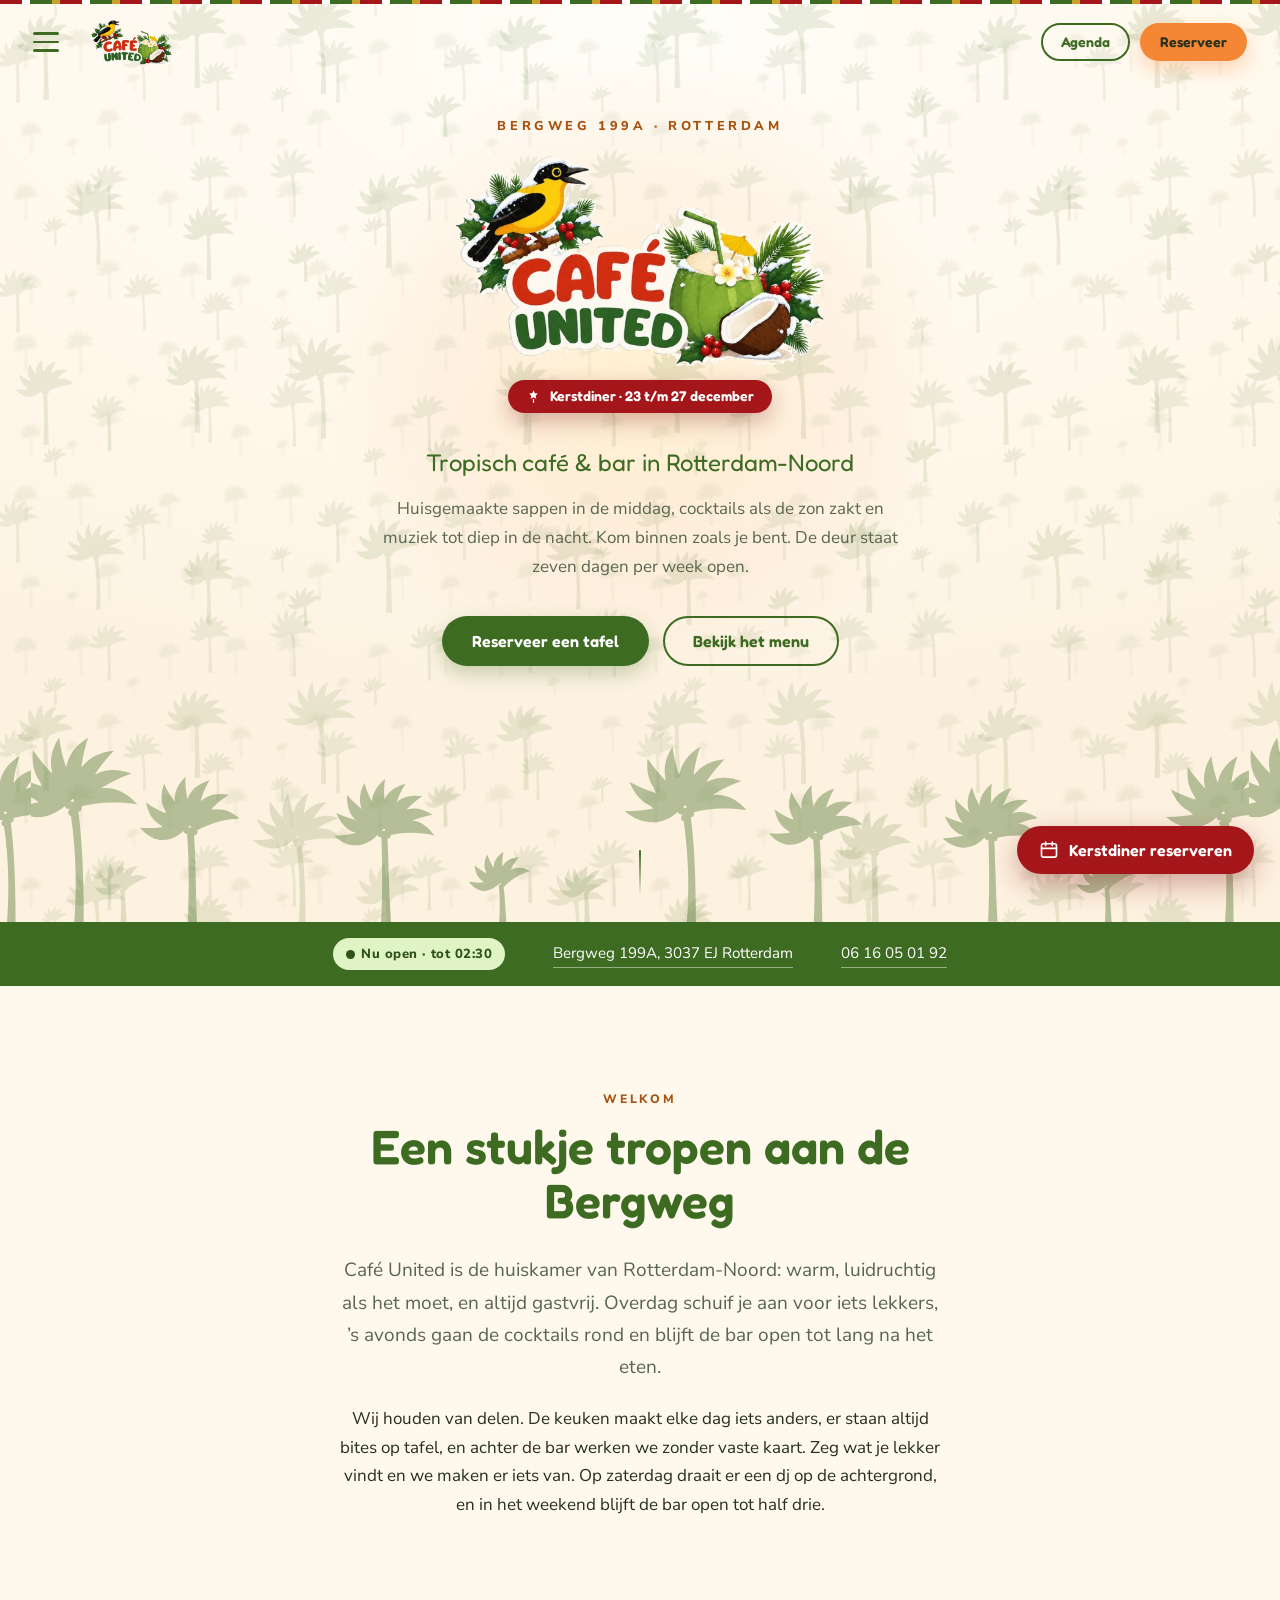
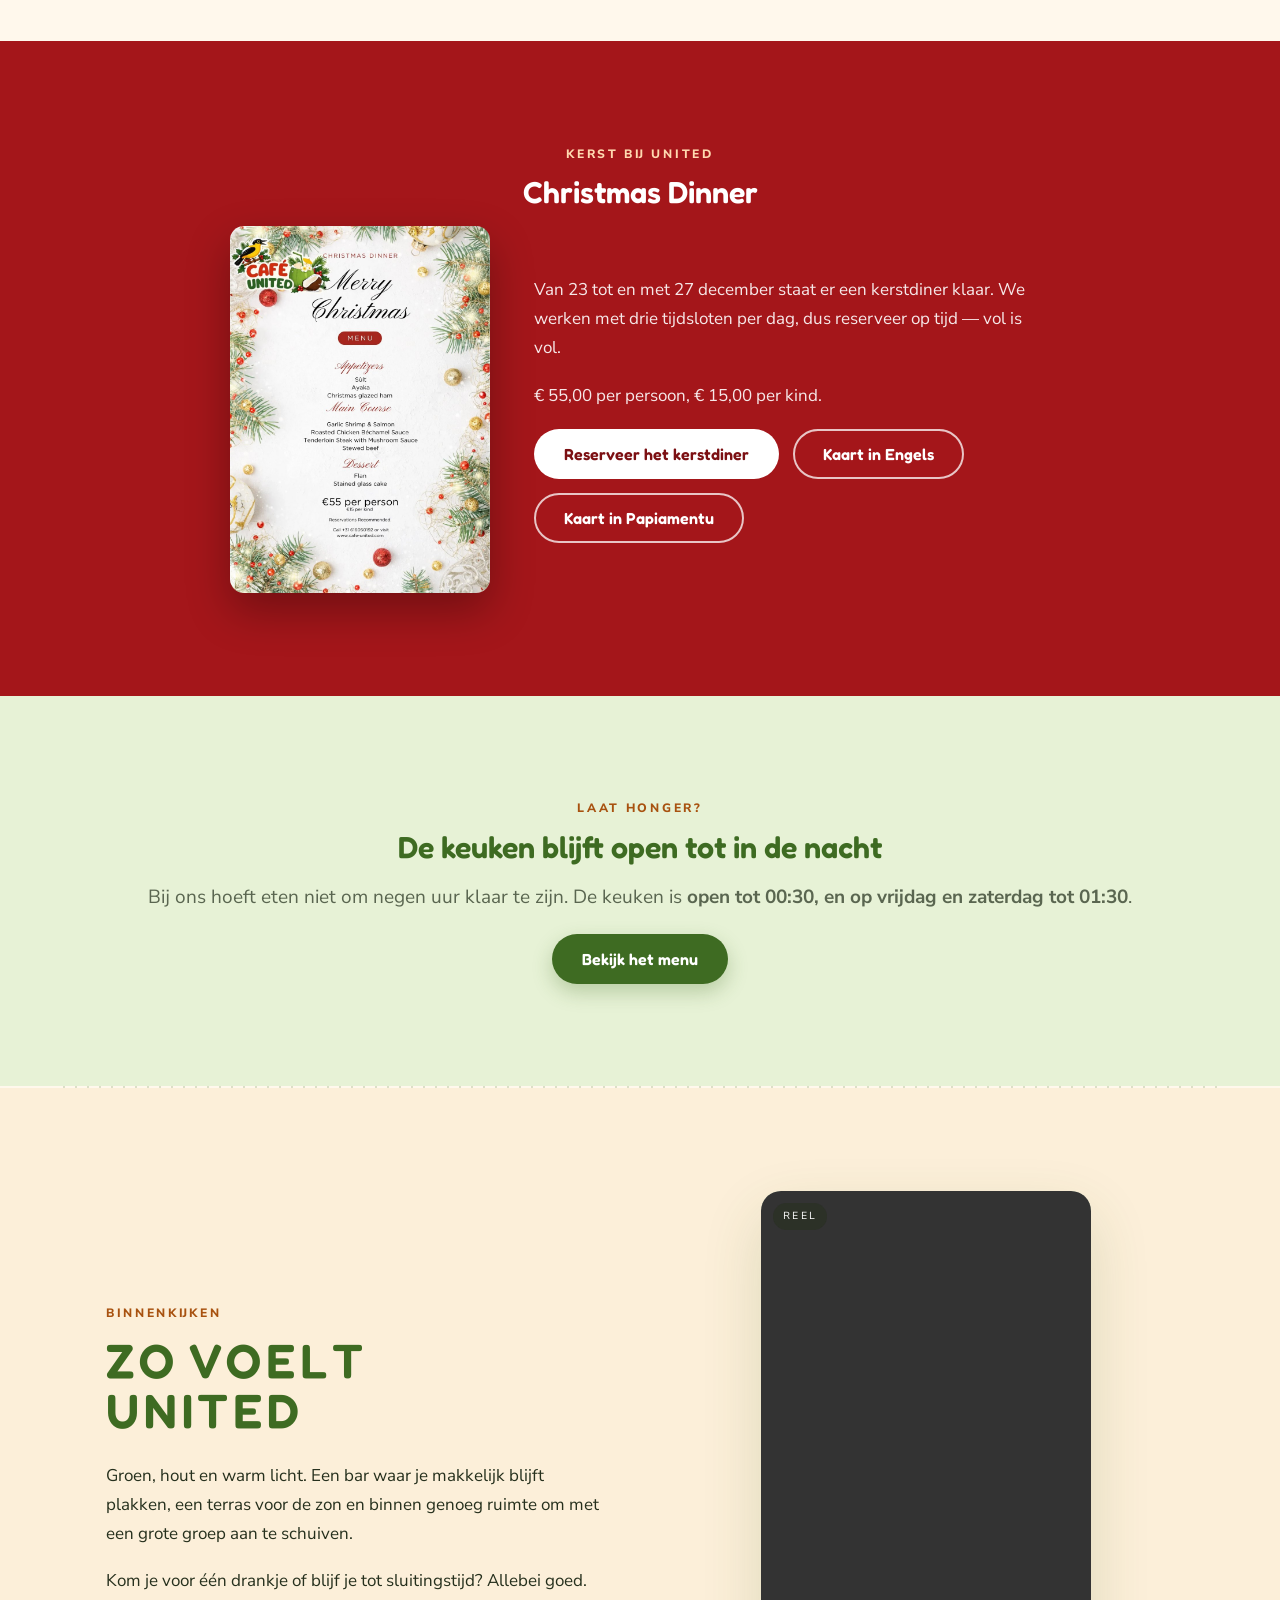
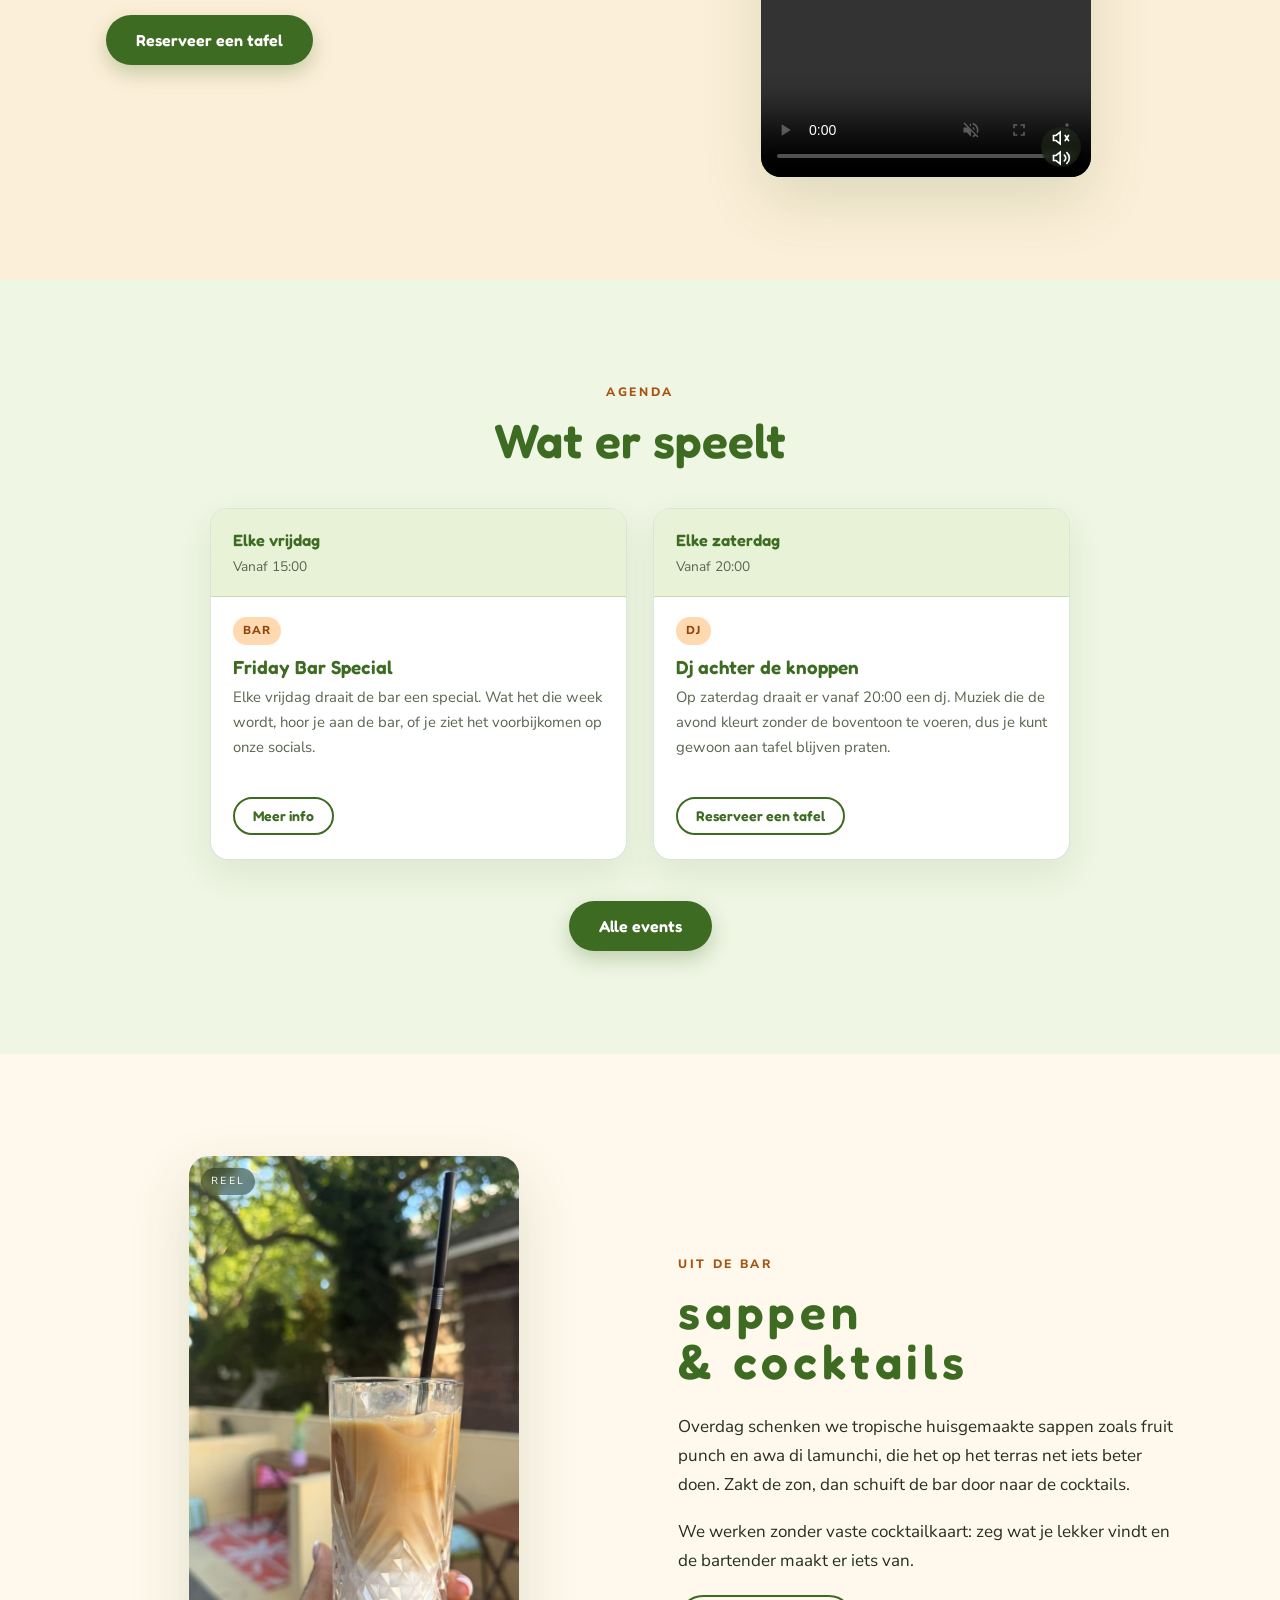
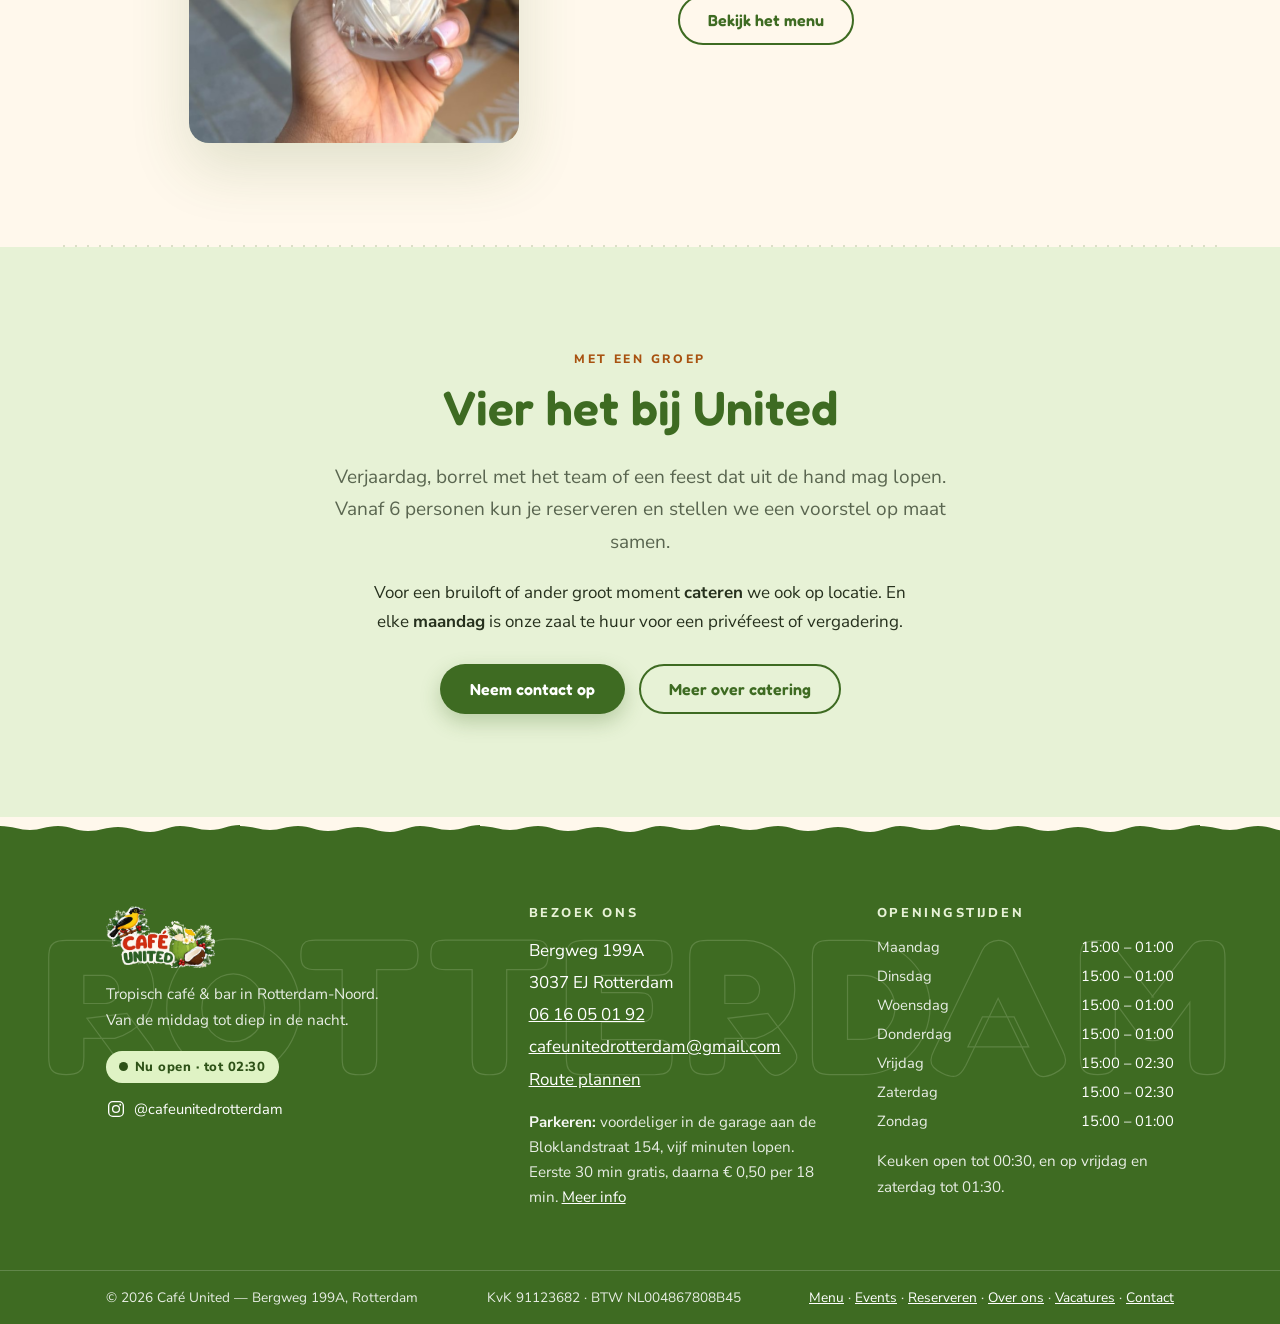
<file: index.html>
<!DOCTYPE html>
<html lang="nl">
<head>
<meta charset="utf-8">
<meta name="viewport" content="width=device-width, initial-scale=1">
<title>Café United — Tropisch café & bar in Rotterdam-Noord</title>
<meta name="description" content="Café United aan de Bergweg 199A in Rotterdam: verrassingscocktails, huisgemaakte tropische sappen, bites en een keuken die elke dag wisselt. Zeven dagen per week geopend.">
<link rel="icon" href="assets/img/logo.png" type="image/png">
<link rel="preconnect" href="https://fonts.googleapis.com">
<link rel="preconnect" href="https://fonts.gstatic.com" crossorigin>
<link href="https://fonts.googleapis.com/css2?family=Fredoka:wght@400;500;600;700&family=Nunito+Sans:wght@400;600;800&display=swap" rel="stylesheet">
<link rel="stylesheet" href="assets/css/styles.css">
<link rel="stylesheet" href="assets/css/kerst-reservering.css">
<!-- Marks that scripting is alive, before first paint. The scroll-reveal
     animation is applied only under .js, so if main.js never runs the content
     is simply visible instead of stuck at opacity:0. -->
<script>document.documentElement.classList.add('js');</script>
</head>
<body>
<a class="skip-link" href="#main">Naar hoofdinhoud</a>

  <header class="site-header">
    <div class="site-header__inner">
      <button class="burger" id="burgerBtn" aria-expanded="false" aria-controls="navPanel" aria-label="Menu openen">
        <span class="burger__box" aria-hidden="true"><span class="burger__bar"></span><span class="burger__bar"></span><span class="burger__bar"></span></span>
      </button>
      <a class="site-header__logo" href="index.html" aria-label="Café United — home"><img class="logo-img" src="assets/img/logo.png" alt="Café United" width="700" height="441"></a>
      <div class="header-cta">
        <a class="btn btn--ghost btn--sm" href="events.html">Agenda</a>
        <a class="btn btn--accent btn--sm" href="reserveren.html">Reserveer</a>
      </div>
    </div>
  </header>

  <div class="panel" id="navPanel" role="dialog" aria-modal="true" aria-label="Menu" hidden>
    <div class="panel__backdrop" data-close-panel></div>
    <div class="panel__body" tabindex="-1">
      <div class="panel__head">
        <img class="logo-img" src="assets/img/logo.png" alt="Café United" width="700" height="441">
        <button class="panel__close" data-close-panel>Sluiten &times;</button>
      </div>
      <nav class="panel__nav" aria-label="Hoofdmenu">
        <a href="index.html" aria-current="page">Home</a>
        <a href="menu.html">Menu</a>
        <a href="events.html">Events</a>
        <a href="reserveren.html">Reserveren</a>
        <a href="over-ons.html">Over ons</a>
        <a href="vacatures.html">Vacatures</a>
        <a href="contact.html">Contact</a>
      </nav>
      <div class="panel__foot">
        <span class="badge" data-open-badge></span>
        <a class="btn btn--primary" href="reserveren.html">Reserveer een tafel</a>
        <a class="btn btn--ghost btn--sm" href="tel:+31616050192">06 16 05 01 92</a>
      </div>
    </div>
  </div>

<main id="main">

  <section class="hero">
    <div class="hero__sun" aria-hidden="true"></div>
    <div class="hero__layer hero__layer--far"  data-parallax="0.10" aria-hidden="true"></div>
    <div class="hero__layer hero__layer--mid"  data-parallax="0.22" aria-hidden="true"></div>
    <div class="hero__layer hero__layer--near" data-parallax="0.38" aria-hidden="true"></div>

    <div class="hero__content">
      <p class="hero__tag">Bergweg 199A · Rotterdam</p>
      <h1><img class="logo-img logo-img--hero" src="assets/img/logo.png" alt="Café United" width="700" height="441"></h1>
      <p class="hero__sub">Tropisch caf&eacute; &amp; bar in Rotterdam-Noord</p>
      <p class="hero__lead">Huisgemaakte sappen in de middag, cocktails als de zon zakt en muziek tot diep in de nacht.
        Kom binnen zoals je bent. De deur staat zeven dagen per week open.</p>
      <div class="btn-row btn-row--center">
        <a class="btn btn--primary" href="reserveren.html">Reserveer een tafel</a>
        <a class="btn btn--ghost" href="menu.html">Bekijk het menu</a>
      </div>
    </div>

    <a class="hero__scroll" href="#concept" aria-label="Scroll naar beneden"><span aria-hidden="true"></span></a>
    <div class="palm-band" aria-hidden="true"></div>
  </section>

  <div class="strip">
    <div class="wrap strip__inner">
      <span class="strip__item"><span class="badge" data-open-badge></span></span>
      <span class="strip__item"><a href="https://www.google.com/maps/search/?api=1&query=Bergweg+199A+3037+EJ+Rotterdam" target="_blank" rel="noopener">Bergweg 199A, 3037 EJ Rotterdam</a></span>
      <span class="strip__item"><a href="tel:+31616050192">06 16 05 01 92</a></span>
    </div>
  </div>

  <section class="section" id="concept">
    <div class="wrap wrap--narrow center reveal">
      <p class="eyebrow">Welkom</p>
      <h2 class="title">Een stukje tropen aan de Bergweg</h2>
      <p class="lede">Caf&eacute; United is de huiskamer van Rotterdam-Noord: warm, luidruchtig als het moet,
        en altijd gastvrij. Overdag schuif je aan voor iets lekkers, &rsquo;s avonds
        gaan de cocktails rond en blijft de bar open tot lang na het eten.</p>
      <p>Wij houden van delen. De keuken maakt elke dag iets anders, er staan altijd bites op tafel,
        en achter de bar werken we zonder vaste kaart. Zeg wat je lekker vindt en we maken
        er iets van. Op zaterdag draait er een dj op de achtergrond, en in het weekend blijft de bar
        open tot half drie.</p>
    </div>
  </section>

  <!-- The kitchen running this late is the thing people ask about most,
       so it gets its own band instead of a line in the footer. -->
  <section class="section section--green">
    <div class="wrap center reveal">
      <p class="eyebrow">Laat honger?</p>
      <h2 class="title title--sm">De keuken blijft open tot in de nacht</h2>
      <p class="lede">Bij ons hoeft eten niet om negen uur klaar te zijn. De keuken is
        <strong><span data-kitchen-line>open tot 00:30, en op vrijdag en zaterdag tot 01:30</span></strong>.</p>
      <div class="temp-hours" data-kitchen-temp hidden></div>
      <div class="btn-row btn-row--center">
        <a class="btn btn--primary" href="menu.html">Bekijk het menu</a>
      </div>
    </div>
  </section>

  <div class="divider" role="separator" aria-hidden="true"></div>

  <!-- ===== parallax reel section 1 — the real venue clip ===== -->
  <section class="section section--tint has-wallpaper">
    <div class="wallpaper" data-parallax="1" aria-hidden="true"></div>
    <div class="wrap feature reveal">
      <div class="feature__text">
        <p class="eyebrow">Binnenkijken</p>
        <h2 class="title title--split"><span>Zo voelt</span><span>United</span></h2>
        <p>Groen, hout en warm licht. Een bar waar je makkelijk blijft plakken, een terras voor de
          zon en binnen genoeg ruimte om met een grote groep aan te schuiven.</p>
        <p>Kom je voor &eacute;&eacute;n drankje of blijf je tot sluitingstijd? Allebei goed.</p>
        <div class="btn-row"><a class="btn btn--primary" href="reserveren.html">Reserveer een tafel</a></div>
      </div>
      <div class="feature__media">
        <div class="reel" data-reel>
          <video src="assets/video/dans.mp4" muted loop playsinline autoplay preload="metadata"></video>
          <span class="reel__badge">Reel</span>
          <button class="reel__sound" data-sound type="button" aria-pressed="false" aria-label="Geluid aanzetten">
            <svg data-icon-off viewBox="0 0 24 24" fill="none" stroke="currentColor" stroke-width="2" stroke-linecap="round" aria-hidden="true"><path d="M11 5 6 9H3v6h3l5 4V5Z"/><path d="m17 9 4 6M21 9l-4 6"/></svg>
            <svg data-icon-on hidden viewBox="0 0 24 24" fill="none" stroke="currentColor" stroke-width="2" stroke-linecap="round" aria-hidden="true"><path d="M11 5 6 9H3v6h3l5 4V5Z"/><path d="M16 8.5a4.5 4.5 0 0 1 0 7M19 5.5a8.5 8.5 0 0 1 0 13"/></svg>
          </button>
        </div>
      </div>
    </div>
  </section>

  <section class="section section--wash">
    <div class="wrap reveal">
      <div class="center" style="margin-bottom:2.4em">
        <p class="eyebrow">Agenda</p>
        <h2 class="title">Wat er speelt</h2>
      </div>
      <!-- Verdwijnt vanzelf op 1 november; zie data-until in main.js. -->
      <div class="ecard-solo" style="margin-bottom:clamp(16px,2.4vw,26px)" data-until="2026-10-31">
        <article class="card ecard ecard--featured">
          <div class="ecard__top"><div class="ecard__day">Zaterdag 31 oktober</div><div class="ecard__time">22:00 &ndash; 03:00</div></div>
          <div class="ecard__body"><span class="tag tag--accent">Halloween</span><h3>Halloween Party</h3>
            <p>DJ Sontje en MC T&egrave;p draaien ritmo kombina, bachata en R&amp;B. Dresscode:
              halloweenkostuum &mdash; het beste kostuum wint een bottle service.</p>
            <div class="btn-row"><a class="btn btn--primary btn--sm" href="events.html">Meer info</a></div></div>
        </article>
      </div>
      <div class="ecard-duo">
        <article class="card ecard">
          <div class="ecard__top"><div class="ecard__day">Elke vrijdag</div><div class="ecard__time">Vanaf 15:00</div></div>
          <div class="ecard__body"><span class="tag">Bar</span><h3>Friday Bar Special</h3>
            <p>Elke vrijdag draait de bar een special. Wat het die week wordt, hoor je aan de bar,
              of je ziet het voorbijkomen op onze socials.</p>
            <div class="btn-row"><a class="btn btn--ghost btn--sm" href="events.html">Meer info</a></div></div>
        </article>
        <article class="card ecard">
          <div class="ecard__top"><div class="ecard__day">Elke zaterdag</div><div class="ecard__time">Vanaf 20:00</div></div>
          <div class="ecard__body"><span class="tag">DJ</span><h3>Dj achter de knoppen</h3>
            <p>Op zaterdag draait er vanaf 20:00 een dj. Muziek die de avond kleurt zonder de
              boventoon te voeren, dus je kunt gewoon aan tafel blijven praten.</p>
            <div class="btn-row"><a class="btn btn--ghost btn--sm" href="reserveren.html">Reserveer een tafel</a></div></div>
        </article>
      </div>
      <div class="btn-row btn-row--center" style="margin-top:2.4em">
        <a class="btn btn--primary" href="events.html">Alle events</a>
      </div>
    </div>
  </section>

  <!-- ===== parallax reel section 2 — swap the <img> for a clip when ready ===== -->
  <section class="section has-wallpaper">
    <div class="wallpaper" data-parallax="1" aria-hidden="true"></div>
    <div class="wrap feature feature--flip reveal">
      <div class="feature__media">
        <div class="reel">
          <img src="assets/img/terras.jpg" alt="Het terras van Café United aan de Bergweg" width="1000" height="1333">
          <span class="reel__badge">Reel</span>
        </div>
      </div>
      <div class="feature__text">
        <p class="eyebrow">Uit de bar</p>
        <h2 class="title title--split title--lower"><span>sappen</span><span>&amp; cocktails</span></h2>
        <p>Overdag schenken we tropische huisgemaakte sappen zoals fruit punch en awa di lamunchi,
          die het op het terras net iets beter doen. Zakt de zon, dan schuift de bar door naar de cocktails.</p>
        <p>We werken zonder vaste cocktailkaart: zeg wat je lekker vindt en de bartender maakt er iets van.</p>
        <div class="btn-row"><a class="btn btn--ghost" href="menu.html">Bekijk het menu</a></div>
      </div>
    </div>
  </section>

  <div class="divider" role="separator" aria-hidden="true"></div>

  <section class="section section--green">
    <div class="wrap center reveal">
      <p class="eyebrow">Met een groep</p>
      <h2 class="title">Vier het bij United</h2>
      <p class="lede" style="max-width:56ch;margin-inline:auto">Verjaardag, borrel met het team of een
        feest dat uit de hand mag lopen. Vanaf 6 personen kun je reserveren en stellen we een voorstel op maat samen.</p>
      <p style="max-width:56ch;margin-inline:auto">Voor een bruiloft of ander groot moment
        <strong>cateren</strong> we ook op locatie. En elke <strong>maandag</strong> is onze zaal
        te huur voor een priv&eacute;feest of vergadering.</p>
      <div class="btn-row btn-row--center" style="margin-top:1.6em">
        <a class="btn btn--primary" href="contact.html">Neem contact op</a>
        <a class="btn btn--ghost" href="events.html">Meer over catering</a>
      </div>
    </div>
  </section>

</main>

  <footer class="site-footer">
    <div class="site-footer__wordmark" aria-hidden="true">ROTTERDAM</div>
    <div class="wrap site-footer__grid">
      <div>
        <img class="logo-img" src="assets/img/logo.png" alt="Café United" width="700" height="441">
        <p>Tropisch caf&eacute; &amp; bar in Rotterdam-Noord.<br>Van de middag tot diep in de nacht.</p>
        <span class="badge" data-open-badge></span>
        <p class="footer-social">
          <a href="https://www.instagram.com/cafeunitedrotterdam/" target="_blank" rel="noopener"><svg viewBox="0 0 24 24" aria-hidden="true"><rect x="3.2" y="3.2" width="17.6" height="17.6" rx="5"/><circle cx="12" cy="12" r="4.1"/><circle cx="17.1" cy="6.9" r="1.15" fill="currentColor" stroke="none"/></svg><span>@cafeunitedrotterdam</span></a>
        </p>
      </div>
      <div>
        <h4>Bezoek ons</h4>
        <address>
          Bergweg 199A<br>3037 EJ Rotterdam<br>
          <a href="tel:+31616050192">06 16 05 01 92</a><br>
          <a href="mailto:cafeunitedrotterdam@gmail.com">cafeunitedrotterdam@gmail.com</a><br>
          <a href="https://www.google.com/maps/search/?api=1&query=Bergweg+199A+3037+EJ+Rotterdam" target="_blank" rel="noopener">Route plannen</a>
        </address>
        <p class="footer-parking"><strong>Parkeren:</strong> voordeliger in de garage aan de
          Bloklandstraat 154, vijf minuten lopen. Eerste 30 min gratis, daarna &euro;&nbsp;0,50 per 18 min.
          <a href="contact.html#parkeren">Meer info</a></p>
      </div>
      <div>
        <h4>Openingstijden</h4>
        <dl class="footer-hours">
          <dt>Maandag</dt><dd>15:00 – 01:00</dd>
          <dt>Dinsdag</dt><dd>15:00 – 01:00</dd>
          <dt>Woensdag</dt><dd>15:00 – 01:00</dd>
          <dt>Donderdag</dt><dd>15:00 – 01:00</dd>
          <dt>Vrijdag</dt><dd>15:00 – 02:30</dd>
          <dt>Zaterdag</dt><dd>15:00 – 02:30</dd>
          <dt>Zondag</dt><dd>15:00 – 01:00</dd>
        </dl>
        <p class="footer-kitchen">Keuken <span data-kitchen-line>open tot 00:30, en op vrijdag en zaterdag tot 01:30</span>.</p>
      </div>
    </div>
    <div class="site-footer__bar">
      <div class="wrap">
        <p>&copy; <span data-year></span> Caf&eacute; United — Bergweg 199A, Rotterdam</p>
        <p class="site-footer__legal">KvK <span class="site-footer__num">91123682</span>
          &middot; BTW <span class="site-footer__num">NL004867808B45</span></p>
        <p><a href="menu.html">Menu</a> · <a href="events.html">Events</a> · <a href="reserveren.html">Reserveren</a> · <a href="over-ons.html">Over ons</a> · <a href="vacatures.html">Vacatures</a> · <a href="contact.html">Contact</a></p>
      </div>
    </div>
  </footer>

<script src="assets/js/main.js"></script>
<script src="assets/js/kerst-reservering.js"></script>
</body>
</html>
</file>
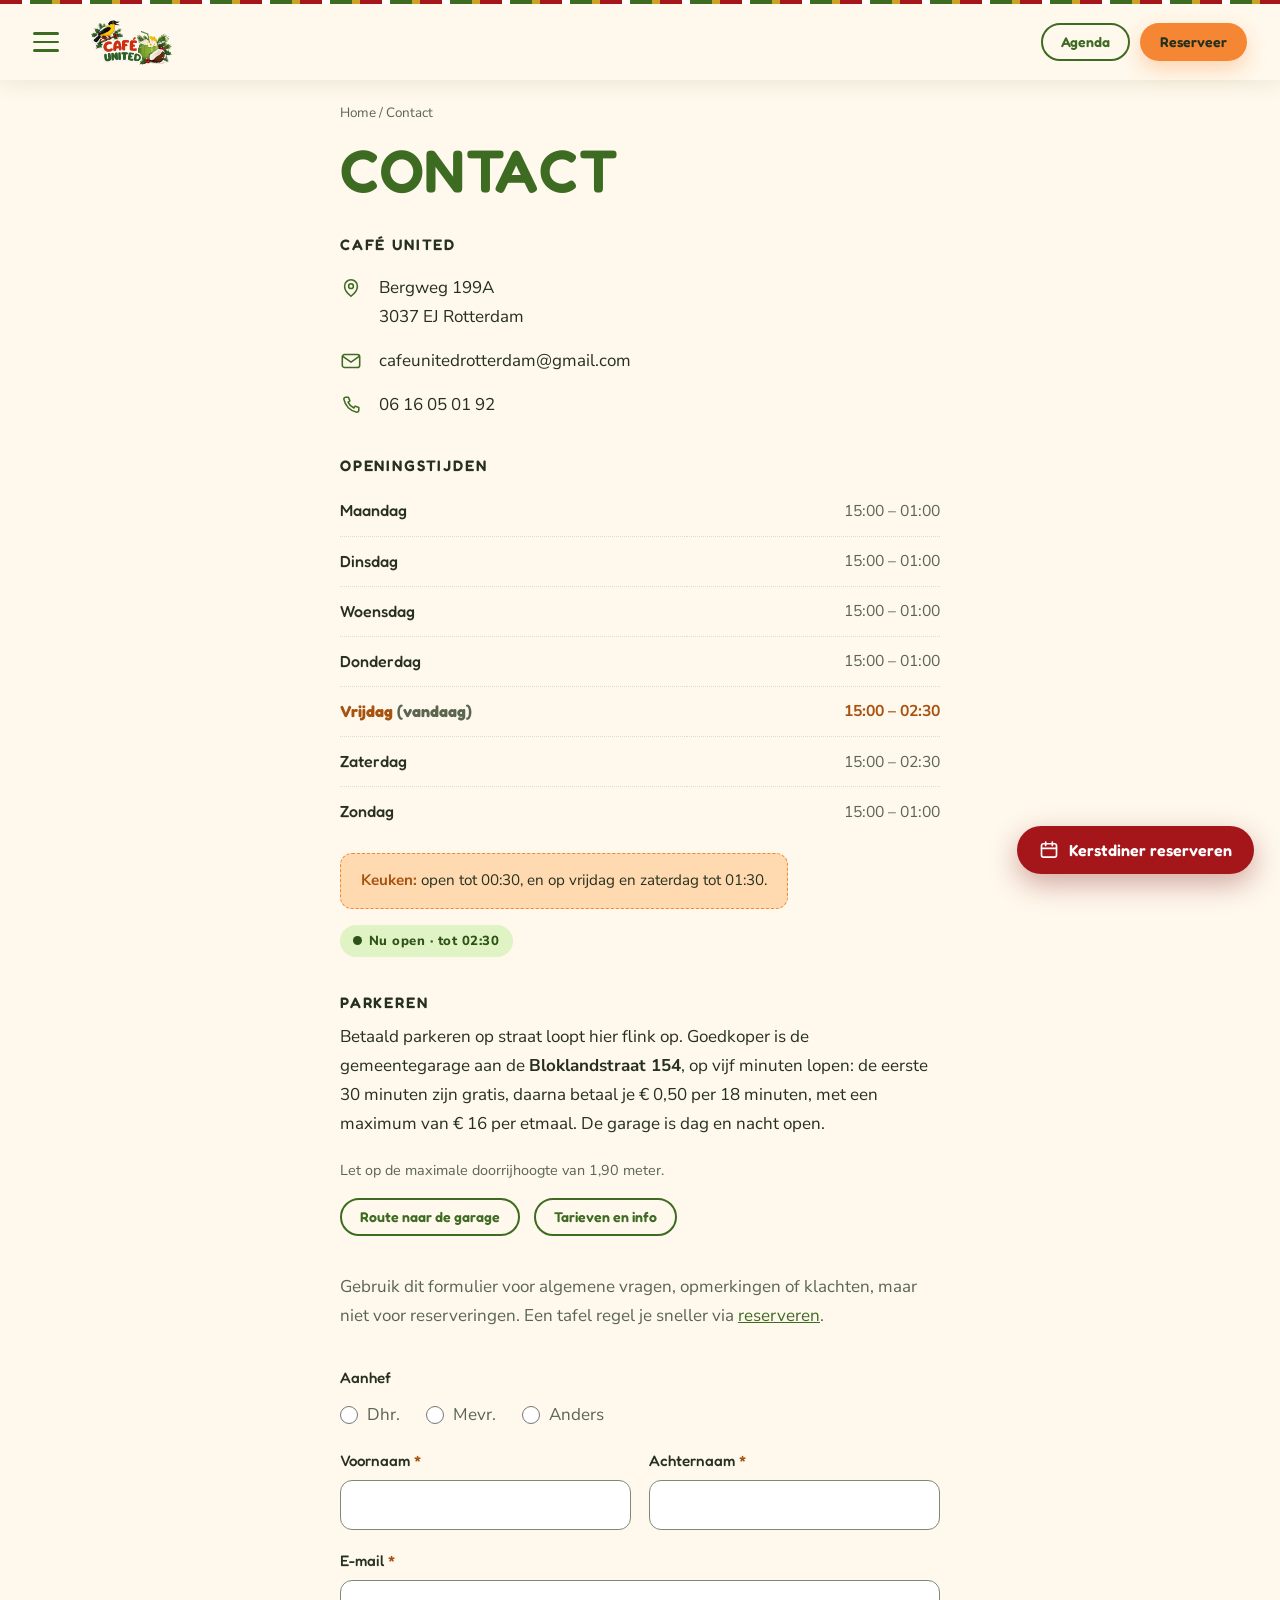
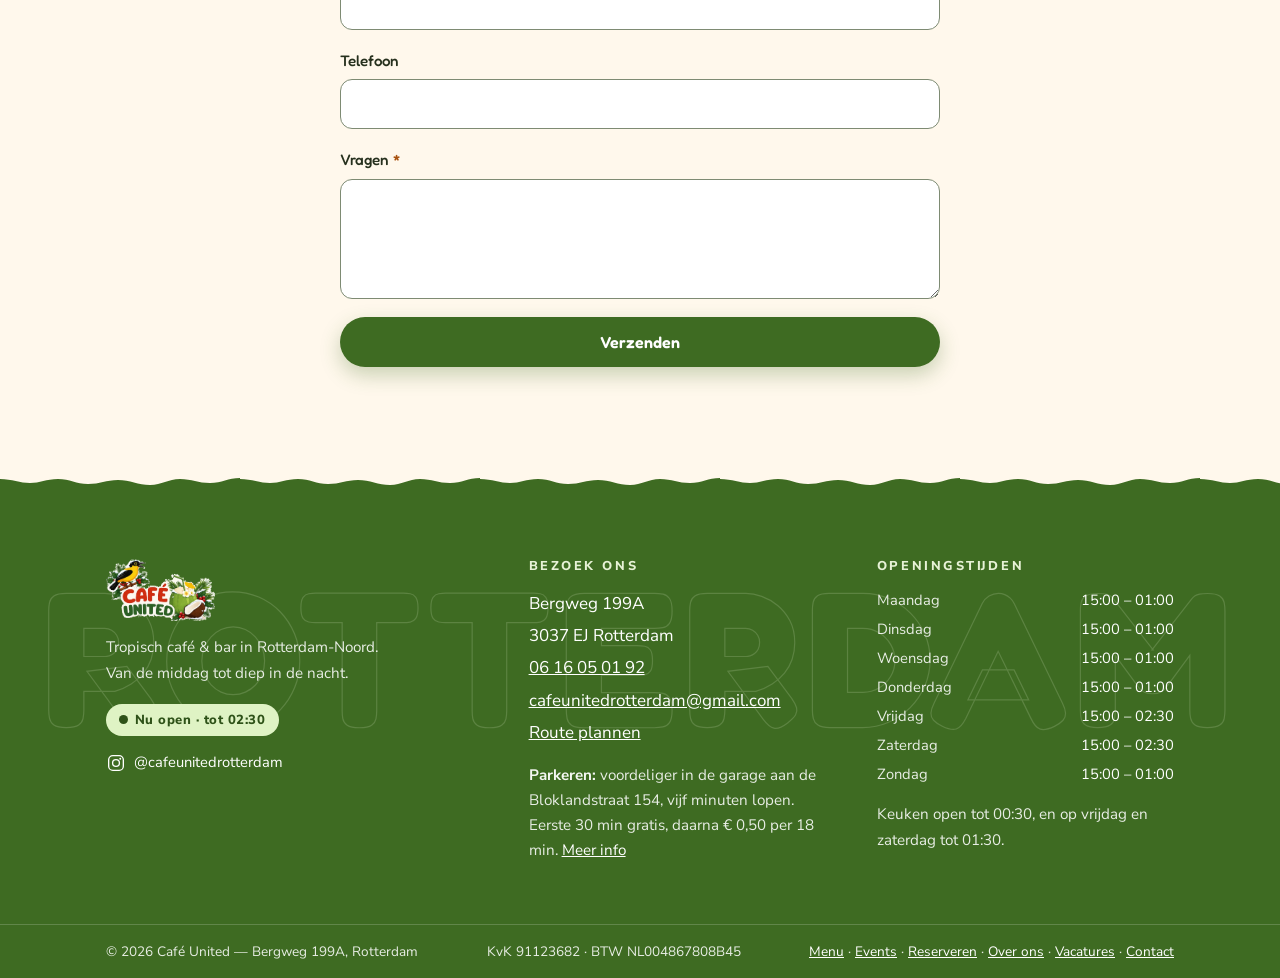
<file: contact.html>
<!DOCTYPE html>
<html lang="nl">
<head>
<meta charset="utf-8">
<meta name="viewport" content="width=device-width, initial-scale=1">
<title>Contact — Café United Rotterdam</title>
<meta name="description" content="Contact met Café United: Bergweg 199A, 3037 EJ Rotterdam. Bel of stuur een bericht. Voordelig parkeren in de garage aan de Bloklandstraat, vijf minuten lopen.">
<link rel="icon" href="assets/img/logo.png" type="image/png">
<link rel="preconnect" href="https://fonts.googleapis.com">
<link rel="preconnect" href="https://fonts.gstatic.com" crossorigin>
<link href="https://fonts.googleapis.com/css2?family=Fredoka:wght@400;500;600;700&family=Nunito+Sans:wght@400;600;800&display=swap" rel="stylesheet">
<link rel="stylesheet" href="assets/css/styles.css">
<link rel="stylesheet" href="assets/css/kerst-reservering.css">
<!-- Marks that scripting is alive, before first paint. The scroll-reveal
     animation is applied only under .js, so if main.js never runs the content
     is simply visible instead of stuck at opacity:0. -->
<script>document.documentElement.classList.add('js');</script>
</head>
<body>
<a class="skip-link" href="#main">Naar hoofdinhoud</a>

  <header class="site-header site-header--solid">
    <div class="site-header__inner">
      <button class="burger" id="burgerBtn" aria-expanded="false" aria-controls="navPanel" aria-label="Menu openen">
        <span class="burger__box" aria-hidden="true"><span class="burger__bar"></span><span class="burger__bar"></span><span class="burger__bar"></span></span>
      </button>
      <a class="site-header__logo" href="index.html" aria-label="Café United — home"><img class="logo-img" src="assets/img/logo.png" alt="Café United" width="700" height="441"></a>
      <div class="header-cta">
        <a class="btn btn--ghost btn--sm" href="events.html">Agenda</a>
        <a class="btn btn--accent btn--sm" href="reserveren.html">Reserveer</a>
      </div>
    </div>
  </header>

  <div class="panel" id="navPanel" role="dialog" aria-modal="true" aria-label="Menu" hidden>
    <div class="panel__backdrop" data-close-panel></div>
    <div class="panel__body" tabindex="-1">
      <div class="panel__head">
        <img class="logo-img" src="assets/img/logo.png" alt="Café United" width="700" height="441">
        <button class="panel__close" data-close-panel>Sluiten &times;</button>
      </div>
      <nav class="panel__nav" aria-label="Hoofdmenu">
        <a href="index.html">Home</a>
        <a href="menu.html">Menu</a>
        <a href="events.html">Events</a>
        <a href="reserveren.html">Reserveren</a>
        <a href="over-ons.html">Over ons</a>
        <a href="vacatures.html">Vacatures</a>
        <a href="contact.html" aria-current="page">Contact</a>
      </nav>
      <div class="panel__foot">
        <span class="badge" data-open-badge></span>
        <a class="btn btn--primary" href="reserveren.html">Reserveer een tafel</a>
        <a class="btn btn--ghost btn--sm" href="tel:+31616050192">06 16 05 01 92</a>
      </div>
    </div>
  </div>

<main id="main">

  <section class="section">
    <div class="wrap">
      <div class="contact-col reveal">

        <p class="crumbs"><a href="index.html">Home</a> / Contact</p>
        <h1 class="contact-title">Contact</h1>

        <p class="contact-brand">Caf&eacute; United</p>

        <ul class="contact-list">
          <li><svg viewBox="0 0 24 24" aria-hidden="true"><path d="M12 21s7-5.6 7-11a7 7 0 1 0-14 0c0 5.4 7 11 7 11Z"/><circle cx="12" cy="10" r="2.6"/></svg><span><a href="https://www.google.com/maps/search/?api=1&query=Bergweg+199A+3037+EJ+Rotterdam" target="_blank" rel="noopener">Bergweg 199A<br>3037 EJ Rotterdam</a></span></li>
          <li><svg viewBox="0 0 24 24" aria-hidden="true"><rect x="2.5" y="5" width="19" height="14" rx="2.5"/><path d="m3.5 7.2 8.5 6 8.5-6"/></svg><span><a href="mailto:cafeunitedrotterdam@gmail.com">cafeunitedrotterdam@gmail.com</a></span></li>
          <li><svg viewBox="0 0 24 24" aria-hidden="true"><path d="M6.2 3.5h3l1.6 4-2 1.4a12.5 12.5 0 0 0 6.3 6.3l1.4-2 4 1.6v3a2 2 0 0 1-2.2 2A17.5 17.5 0 0 1 4.2 5.7a2 2 0 0 1 2-2.2Z"/></svg><span><a href="tel:+31616050192">06 16 05 01 92</a></span></li>
        </ul>

        <div class="contact-block">
          <h2 class="contact-sub">Openingstijden</h2>
          <table class="hours" data-hours-table>
            <tbody>
              <tr data-day="1"><th scope="row">Maandag</th><td>15:00 – 01:00</td></tr>
              <tr data-day="2"><th scope="row">Dinsdag</th><td>15:00 – 01:00</td></tr>
              <tr data-day="3"><th scope="row">Woensdag</th><td>15:00 – 01:00</td></tr>
              <tr data-day="4"><th scope="row">Donderdag</th><td>15:00 – 01:00</td></tr>
              <tr data-day="5"><th scope="row">Vrijdag</th><td>15:00 – 02:30</td></tr>
              <tr data-day="6"><th scope="row">Zaterdag</th><td>15:00 – 02:30</td></tr>
              <tr data-day="0"><th scope="row">Zondag</th><td>15:00 – 01:00</td></tr>
            </tbody>
          </table>
          <p class="kitchen-note" style="margin:16px 0 0"><strong>Keuken:</strong> <span data-kitchen-line>open tot 00:30, en op vrijdag en zaterdag tot 01:30</span>.</p>
          <div class="temp-hours" data-kitchen-temp hidden></div>
          <p style="margin:16px 0 0"><span class="badge" data-open-badge></span></p>
        </div>

        <div class="contact-block" id="parkeren">
          <h2 class="contact-sub">Parkeren</h2>
          <p>Betaald parkeren op straat loopt hier flink op. Goedkoper is de gemeentegarage aan de
            <strong>Bloklandstraat 154</strong>, op vijf minuten lopen: de eerste 30 minuten zijn
            gratis, daarna betaal je &euro;&nbsp;0,50 per 18 minuten, met een maximum van
            &euro;&nbsp;16 per etmaal. De garage is dag en nacht open.</p>
          <p class="muted" style="font-size:.9rem">Let op de maximale doorrijhoogte van 1,90 meter.</p>
          <div class="btn-row">
            <a class="btn btn--ghost btn--sm" href="https://www.google.com/maps/search/?api=1&amp;query=Bloklandstraat+154+3036+TS+Rotterdam" target="_blank" rel="noopener">Route naar de garage</a>
            <a class="btn btn--ghost btn--sm" href="https://www.rotterdam.nl/parkeergarage-benthuizerstraat" target="_blank" rel="noopener">Tarieven en info</a>
          </div>
        </div>

        <p class="contact-note">Gebruik dit formulier voor algemene vragen, opmerkingen of
          klachten, maar niet voor reserveringen. Een tafel regel je sneller via
          <a href="reserveren.html">reserveren</a>.</p>

        <form class="form form--2col" data-contact-form data-message-title="Bericht via contactformulier" novalidate>
          <fieldset class="field field--full field--set">
            <legend>Aanhef</legend>
            <div class="radio-row">
              <label class="radio"><input type="radio" name="aanhef" value="Dhr."><span>Dhr.</span></label>
              <label class="radio"><input type="radio" name="aanhef" value="Mevr."><span>Mevr.</span></label>
              <label class="radio"><input type="radio" name="aanhef" value="Anders"><span>Anders</span></label>
            </div>
          </fieldset>

          <div class="field">
            <label for="con-first">Voornaam <span class="req">*</span></label>
            <input id="con-first" name="voornaam" type="text" autocomplete="given-name" required>
          </div>
          <div class="field">
            <label for="con-last">Achternaam <span class="req">*</span></label>
            <input id="con-last" name="achternaam" type="text" autocomplete="family-name" required>
          </div>
          <div class="field field--full">
            <label for="con-email">E-mail <span class="req">*</span></label>
            <input id="con-email" name="email" type="email" autocomplete="email" required>
          </div>
          <div class="field field--full">
            <label for="con-phone">Telefoon</label>
            <input id="con-phone" name="telefoon" type="tel" autocomplete="tel">
          </div>
          <div class="field field--full">
            <label for="con-msg">Vragen <span class="req">*</span></label>
            <textarea id="con-msg" name="bericht" required></textarea>
          </div>
          <div class="field--full">
            <button class="btn btn--primary btn--block" type="submit">Verzenden</button>
          </div>
          <div class="form__status field--full" role="status" aria-live="polite"></div>
        </form>

      </div>
    </div>
  </section>

</main>

  <footer class="site-footer">
    <div class="site-footer__wordmark" aria-hidden="true">ROTTERDAM</div>
    <div class="wrap site-footer__grid">
      <div>
        <img class="logo-img" src="assets/img/logo.png" alt="Café United" width="700" height="441">
        <p>Tropisch caf&eacute; &amp; bar in Rotterdam-Noord.<br>Van de middag tot diep in de nacht.</p>
        <span class="badge" data-open-badge></span>
        <p class="footer-social">
          <a href="https://www.instagram.com/cafeunitedrotterdam/" target="_blank" rel="noopener"><svg viewBox="0 0 24 24" aria-hidden="true"><rect x="3.2" y="3.2" width="17.6" height="17.6" rx="5"/><circle cx="12" cy="12" r="4.1"/><circle cx="17.1" cy="6.9" r="1.15" fill="currentColor" stroke="none"/></svg><span>@cafeunitedrotterdam</span></a>
        </p>
      </div>
      <div>
        <h4>Bezoek ons</h4>
        <address>
          Bergweg 199A<br>3037 EJ Rotterdam<br>
          <a href="tel:+31616050192">06 16 05 01 92</a><br>
          <a href="mailto:cafeunitedrotterdam@gmail.com">cafeunitedrotterdam@gmail.com</a><br>
          <a href="https://www.google.com/maps/search/?api=1&query=Bergweg+199A+3037+EJ+Rotterdam" target="_blank" rel="noopener">Route plannen</a>
        </address>
        <p class="footer-parking"><strong>Parkeren:</strong> voordeliger in de garage aan de
          Bloklandstraat 154, vijf minuten lopen. Eerste 30 min gratis, daarna &euro;&nbsp;0,50 per 18 min.
          <a href="contact.html#parkeren">Meer info</a></p>
      </div>
      <div>
        <h4>Openingstijden</h4>
        <dl class="footer-hours">
          <dt>Maandag</dt><dd>15:00 – 01:00</dd>
          <dt>Dinsdag</dt><dd>15:00 – 01:00</dd>
          <dt>Woensdag</dt><dd>15:00 – 01:00</dd>
          <dt>Donderdag</dt><dd>15:00 – 01:00</dd>
          <dt>Vrijdag</dt><dd>15:00 – 02:30</dd>
          <dt>Zaterdag</dt><dd>15:00 – 02:30</dd>
          <dt>Zondag</dt><dd>15:00 – 01:00</dd>
        </dl>
        <p class="footer-kitchen">Keuken <span data-kitchen-line>open tot 00:30, en op vrijdag en zaterdag tot 01:30</span>.</p>
      </div>
    </div>
    <div class="site-footer__bar">
      <div class="wrap">
        <p>&copy; <span data-year></span> Caf&eacute; United — Bergweg 199A, Rotterdam</p>
        <p class="site-footer__legal">KvK <span class="site-footer__num">91123682</span>
          &middot; BTW <span class="site-footer__num">NL004867808B45</span></p>
        <p><a href="menu.html">Menu</a> · <a href="events.html">Events</a> · <a href="reserveren.html">Reserveren</a> · <a href="over-ons.html">Over ons</a> · <a href="vacatures.html">Vacatures</a> · <a href="contact.html">Contact</a></p>
      </div>
    </div>
  </footer>

<script src="assets/js/main.js"></script>
<script src="assets/js/kerst-reservering.js"></script>
</body>
</html>
</file>
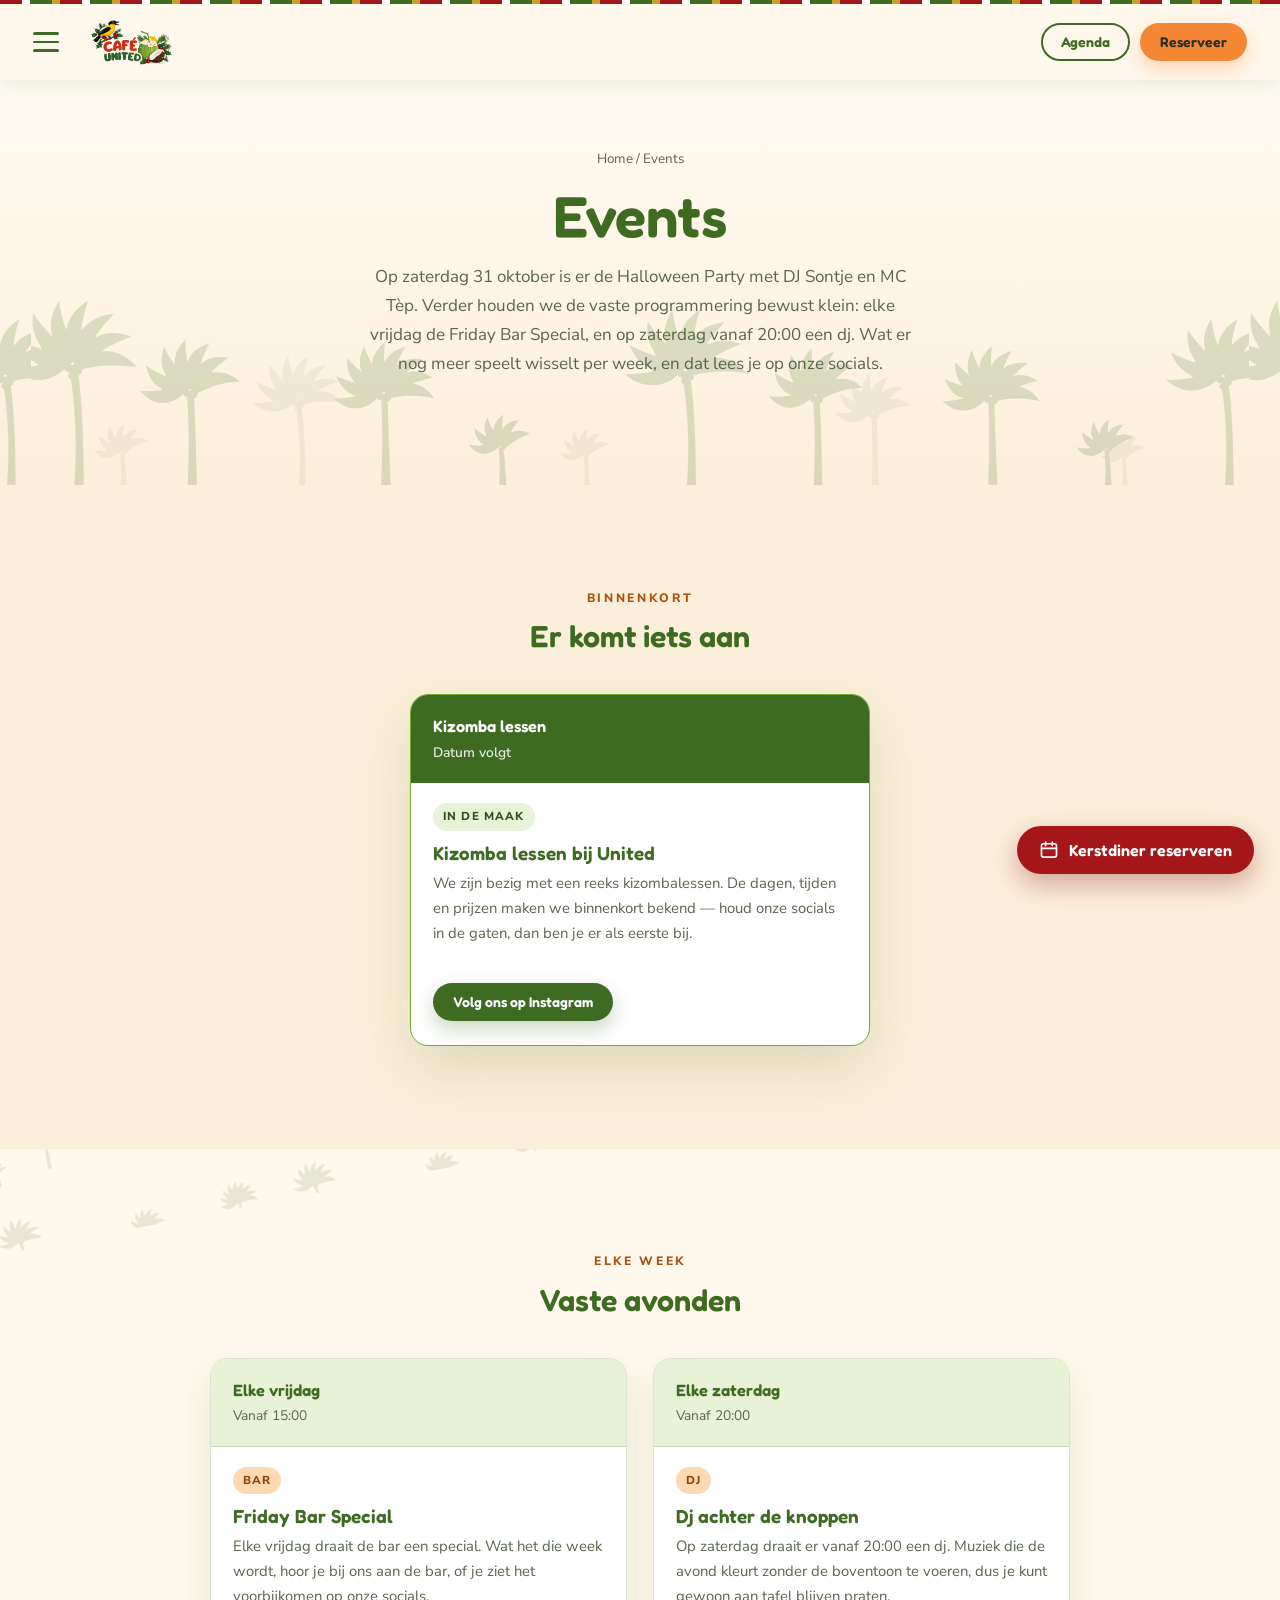
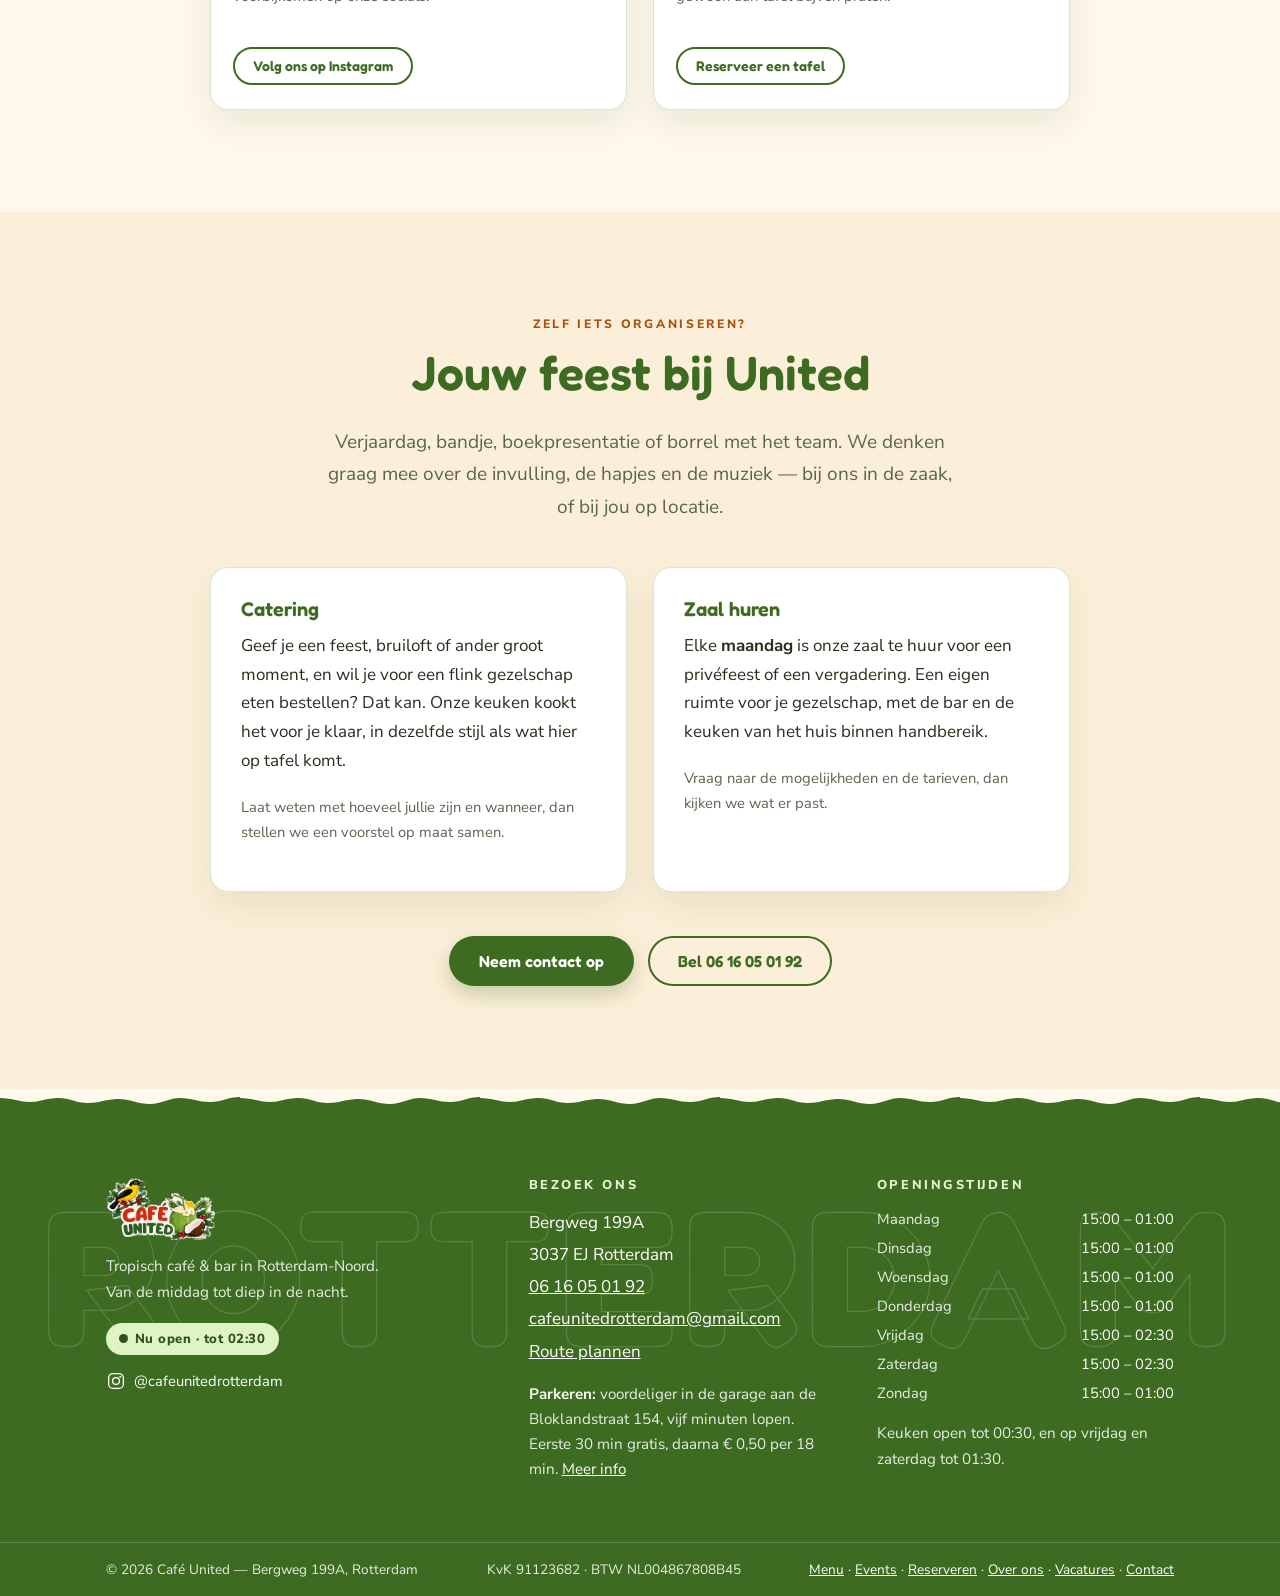
<file: events.html>
<!DOCTYPE html>
<html lang="nl">
<head>
<meta charset="utf-8">
<meta name="viewport" content="width=device-width, initial-scale=1">
<title>Events — Café United Rotterdam</title>
<meta name="description" content="Halloween Party op zaterdag 31 oktober met DJ Sontje en MC T&egrave;p bij Café United in Rotterdam-Noord. Verder elke vrijdag de Friday Bar Special, op zaterdag een dj vanaf 20:00, catering en zaalverhuur.">
<link rel="icon" href="assets/img/logo.png" type="image/png">
<link rel="preconnect" href="https://fonts.googleapis.com">
<link rel="preconnect" href="https://fonts.gstatic.com" crossorigin>
<link href="https://fonts.googleapis.com/css2?family=Fredoka:wght@400;500;600;700&family=Nunito+Sans:wght@400;600;800&display=swap" rel="stylesheet">
<link rel="stylesheet" href="assets/css/styles.css">
<link rel="stylesheet" href="assets/css/kerst-reservering.css">
<!-- Marks that scripting is alive, before first paint. The scroll-reveal
     animation is applied only under .js, so if main.js never runs the content
     is simply visible instead of stuck at opacity:0. -->
<script>document.documentElement.classList.add('js');</script>
</head>
<body>
<a class="skip-link" href="#main">Naar hoofdinhoud</a>

  <header class="site-header site-header--solid">
    <div class="site-header__inner">
      <button class="burger" id="burgerBtn" aria-expanded="false" aria-controls="navPanel" aria-label="Menu openen">
        <span class="burger__box" aria-hidden="true"><span class="burger__bar"></span><span class="burger__bar"></span><span class="burger__bar"></span></span>
      </button>
      <a class="site-header__logo" href="index.html" aria-label="Café United — home"><img class="logo-img" src="assets/img/logo.png" alt="Café United" width="700" height="441"></a>
      <div class="header-cta">
        <a class="btn btn--ghost btn--sm" href="events.html">Agenda</a>
        <a class="btn btn--accent btn--sm" href="reserveren.html">Reserveer</a>
      </div>
    </div>
  </header>

  <div class="panel" id="navPanel" role="dialog" aria-modal="true" aria-label="Menu" hidden>
    <div class="panel__backdrop" data-close-panel></div>
    <div class="panel__body" tabindex="-1">
      <div class="panel__head">
        <img class="logo-img" src="assets/img/logo.png" alt="Café United" width="700" height="441">
        <button class="panel__close" data-close-panel>Sluiten &times;</button>
      </div>
      <nav class="panel__nav" aria-label="Hoofdmenu">
        <a href="index.html">Home</a>
        <a href="menu.html">Menu</a>
        <a href="events.html" aria-current="page">Events</a>
        <a href="reserveren.html">Reserveren</a>
        <a href="over-ons.html">Over ons</a>
        <a href="vacatures.html">Vacatures</a>
        <a href="contact.html">Contact</a>
      </nav>
      <div class="panel__foot">
        <span class="badge" data-open-badge></span>
        <a class="btn btn--primary" href="reserveren.html">Reserveer een tafel</a>
        <a class="btn btn--ghost btn--sm" href="tel:+31616050192">06 16 05 01 92</a>
      </div>
    </div>
  </div>

<main id="main">

  <section class="page-head">
    <div class="wrap">
      <p class="crumbs"><a href="index.html">Home</a> / Events</p>
      <h1>Events</h1>
      <p>Op zaterdag 31 oktober is er de Halloween Party met DJ Sontje en MC T&egrave;p. Verder houden
        we de vaste programmering bewust klein: elke vrijdag de Friday Bar Special, en op zaterdag
        vanaf 20:00 een dj. Wat er nog meer speelt wisselt per week, en dat lees je op onze socials.</p>
    </div>
    <div class="palm-band palm-band--soft" aria-hidden="true"></div>
  </section>

  <!-- Aangekondigd, nog niet ingepland. Zodra de data en tijden er zijn:
       vervang "Datum volgt" door de dag en zet de details in de tekst. -->
  <section class="section section--tint">
    <div class="wrap reveal">
      <div class="center" style="margin-bottom:2.4em">
        <p class="eyebrow">Binnenkort</p>
        <h2 class="title title--sm">Er komt iets aan</h2>
      </div>
      <!-- Verdwijnt vanzelf op 1 november; zie data-until in main.js. -->
      <div class="poster-feature" data-until="2026-10-31">
        <a class="poster-feature__media" href="assets/img/halloween-poster.jpg" target="_blank" rel="noopener"
           aria-label="Poster van de Halloween Party op ware grootte openen">
          <img src="assets/img/halloween-poster.jpg" width="900" height="1102" loading="lazy" decoding="async"
               alt="Poster Halloween Party bij Caf&eacute; United met DJ Sontje en MC T&egrave;p, zaterdag 31 oktober van 22:00 tot 03:00, Bergweg 199A Rotterdam. Ritmo kombina, bachata en R&amp;B. Dresscode halloweenkostuum, beste kostuum wint een bottle service. Alle flessen 100 euro. Beveiliging aanwezig.">
        </a>
        <div class="poster-feature__text">
          <span class="tag tag--accent">Halloween</span>
          <h3 class="title title--sm">Halloween Party</h3>
          <p class="poster-feature__when"><strong>Zaterdag 31 oktober</strong> &middot; 22:00 &ndash; 03:00</p>
          <p><strong>DJ Sontje</strong> en <strong>MC T&egrave;p</strong> draaien ritmo kombina,
            bachata en R&amp;B. Beveiliging is aanwezig.</p>
          <p>Dresscode: halloweenkostuum. Het beste kostuum wint een bottle service, en
            alle flessen gaan die avond voor &euro;&nbsp;100.</p>
          <div class="btn-row">
            <a class="btn btn--primary btn--sm" href="reserveren.html">Reserveer een tafel</a>
            <a class="btn btn--ghost btn--sm" href="assets/img/halloween-poster.jpg" target="_blank" rel="noopener">Bekijk de poster</a>
          </div>
        </div>
      </div>

      <div class="ecard-solo">
        <article class="card ecard ecard--featured">
          <div class="ecard__top">
            <div class="ecard__day">Kizomba lessen</div>
            <div class="ecard__time">Datum volgt</div>
          </div>
          <div class="ecard__body">
            <span class="tag tag--accent">In de maak</span>
            <h3>Kizomba lessen bij United</h3>
            <p>We zijn bezig met een reeks kizombalessen. De dagen, tijden en prijzen maken we
              binnenkort bekend &mdash; houd onze socials in de gaten, dan ben je er als eerste bij.</p>
            <div class="btn-row">
              <a class="btn btn--primary btn--sm" href="https://www.instagram.com/cafeunitedrotterdam/" target="_blank" rel="noopener">Volg ons op Instagram</a>
            </div>
          </div>
        </article>
      </div>
    </div>
  </section>

  <section class="section has-wallpaper">
    <div class="wallpaper" data-parallax="1" aria-hidden="true"></div>
    <div class="wrap reveal">
      <div class="center" style="margin-bottom:2.4em">
        <p class="eyebrow">Elke week</p>
        <h2 class="title title--sm">Vaste avonden</h2>
      </div>
      <div class="ecard-duo">
        <article class="card ecard">
          <div class="ecard__top">
            <div class="ecard__day">Elke vrijdag</div>
            <div class="ecard__time">Vanaf 15:00</div>
          </div>
          <div class="ecard__body">
            <span class="tag">Bar</span>
            <h3>Friday Bar Special</h3>
            <p>Elke vrijdag draait de bar een special. Wat het die week wordt, hoor je bij ons aan
              de bar, of je ziet het voorbijkomen op onze socials.</p>
            <div class="btn-row">
              <a class="btn btn--ghost btn--sm" href="https://www.instagram.com/cafeunitedrotterdam/" target="_blank" rel="noopener">Volg ons op Instagram</a>
            </div>
          </div>
        </article>
        <article class="card ecard">
          <div class="ecard__top">
            <div class="ecard__day">Elke zaterdag</div>
            <div class="ecard__time">Vanaf 20:00</div>
          </div>
          <div class="ecard__body">
            <span class="tag">DJ</span>
            <h3>Dj achter de knoppen</h3>
            <p>Op zaterdag draait er vanaf 20:00 een dj. Muziek die de avond kleurt zonder de
              boventoon te voeren, dus je kunt gewoon aan tafel blijven praten.</p>
            <div class="btn-row">
              <a class="btn btn--ghost btn--sm" href="reserveren.html">Reserveer een tafel</a>
            </div>
          </div>
        </article>
      </div>
    </div>
  </section>

  <section class="section section--tint">
    <div class="wrap center reveal">
      <p class="eyebrow">Zelf iets organiseren?</p>
      <h2 class="title">Jouw feest bij United</h2>
      <p class="lede" style="max-width:58ch;margin-inline:auto">Verjaardag, bandje, boekpresentatie
        of borrel met het team. We denken graag mee over de invulling, de hapjes en de muziek &mdash;
        bij ons in de zaak, of bij jou op locatie.</p>
      <div class="ecard-duo" style="margin-top:2.6em;text-align:left">
        <article class="card">
          <h3>Catering</h3>
          <p>Geef je een feest, bruiloft of ander groot moment, en wil je voor een flink gezelschap
            eten bestellen? Dat kan. Onze keuken kookt het voor je klaar, in dezelfde stijl als wat
            hier op tafel komt.</p>
          <p class="muted" style="font-size:.92rem">Laat weten met hoeveel jullie zijn en wanneer,
            dan stellen we een voorstel op maat samen.</p>
        </article>
        <article class="card">
          <h3>Zaal huren</h3>
          <p>Elke <strong>maandag</strong> is onze zaal te huur voor een priv&eacute;feest of een
            vergadering. Een eigen ruimte voor je gezelschap, met de bar en de keuken van het huis
            binnen handbereik.</p>
          <p class="muted" style="font-size:.92rem">Vraag naar de mogelijkheden en de tarieven, dan
            kijken we wat er past.</p>
        </article>
      </div>
      <div class="btn-row btn-row--center" style="margin-top:2.6em">
        <a class="btn btn--primary" href="contact.html">Neem contact op</a>
        <a class="btn btn--ghost" href="tel:+31616050192">Bel 06 16 05 01 92</a>
      </div>
    </div>
  </section>

</main>

  <footer class="site-footer">
    <div class="site-footer__wordmark" aria-hidden="true">ROTTERDAM</div>
    <div class="wrap site-footer__grid">
      <div>
        <img class="logo-img" src="assets/img/logo.png" alt="Café United" width="700" height="441">
        <p>Tropisch caf&eacute; &amp; bar in Rotterdam-Noord.<br>Van de middag tot diep in de nacht.</p>
        <span class="badge" data-open-badge></span>
        <p class="footer-social">
          <a href="https://www.instagram.com/cafeunitedrotterdam/" target="_blank" rel="noopener"><svg viewBox="0 0 24 24" aria-hidden="true"><rect x="3.2" y="3.2" width="17.6" height="17.6" rx="5"/><circle cx="12" cy="12" r="4.1"/><circle cx="17.1" cy="6.9" r="1.15" fill="currentColor" stroke="none"/></svg><span>@cafeunitedrotterdam</span></a>
        </p>
      </div>
      <div>
        <h4>Bezoek ons</h4>
        <address>
          Bergweg 199A<br>3037 EJ Rotterdam<br>
          <a href="tel:+31616050192">06 16 05 01 92</a><br>
          <a href="mailto:cafeunitedrotterdam@gmail.com">cafeunitedrotterdam@gmail.com</a><br>
          <a href="https://www.google.com/maps/search/?api=1&query=Bergweg+199A+3037+EJ+Rotterdam" target="_blank" rel="noopener">Route plannen</a>
        </address>
        <p class="footer-parking"><strong>Parkeren:</strong> voordeliger in de garage aan de
          Bloklandstraat 154, vijf minuten lopen. Eerste 30 min gratis, daarna &euro;&nbsp;0,50 per 18 min.
          <a href="contact.html#parkeren">Meer info</a></p>
      </div>
      <div>
        <h4>Openingstijden</h4>
        <dl class="footer-hours">
          <dt>Maandag</dt><dd>15:00 – 01:00</dd>
          <dt>Dinsdag</dt><dd>15:00 – 01:00</dd>
          <dt>Woensdag</dt><dd>15:00 – 01:00</dd>
          <dt>Donderdag</dt><dd>15:00 – 01:00</dd>
          <dt>Vrijdag</dt><dd>15:00 – 02:30</dd>
          <dt>Zaterdag</dt><dd>15:00 – 02:30</dd>
          <dt>Zondag</dt><dd>15:00 – 01:00</dd>
        </dl>
        <p class="footer-kitchen">Keuken <span data-kitchen-line>open tot 00:30, en op vrijdag en zaterdag tot 01:30</span>.</p>
      </div>
    </div>
    <div class="site-footer__bar">
      <div class="wrap">
        <p>&copy; <span data-year></span> Caf&eacute; United — Bergweg 199A, Rotterdam</p>
        <p class="site-footer__legal">KvK <span class="site-footer__num">91123682</span>
          &middot; BTW <span class="site-footer__num">NL004867808B45</span></p>
        <p><a href="menu.html">Menu</a> · <a href="events.html">Events</a> · <a href="reserveren.html">Reserveren</a> · <a href="over-ons.html">Over ons</a> · <a href="vacatures.html">Vacatures</a> · <a href="contact.html">Contact</a></p>
      </div>
    </div>
  </footer>

<script src="assets/js/main.js"></script>
<script src="assets/js/kerst-reservering.js"></script>
</body>
</html>
</file>
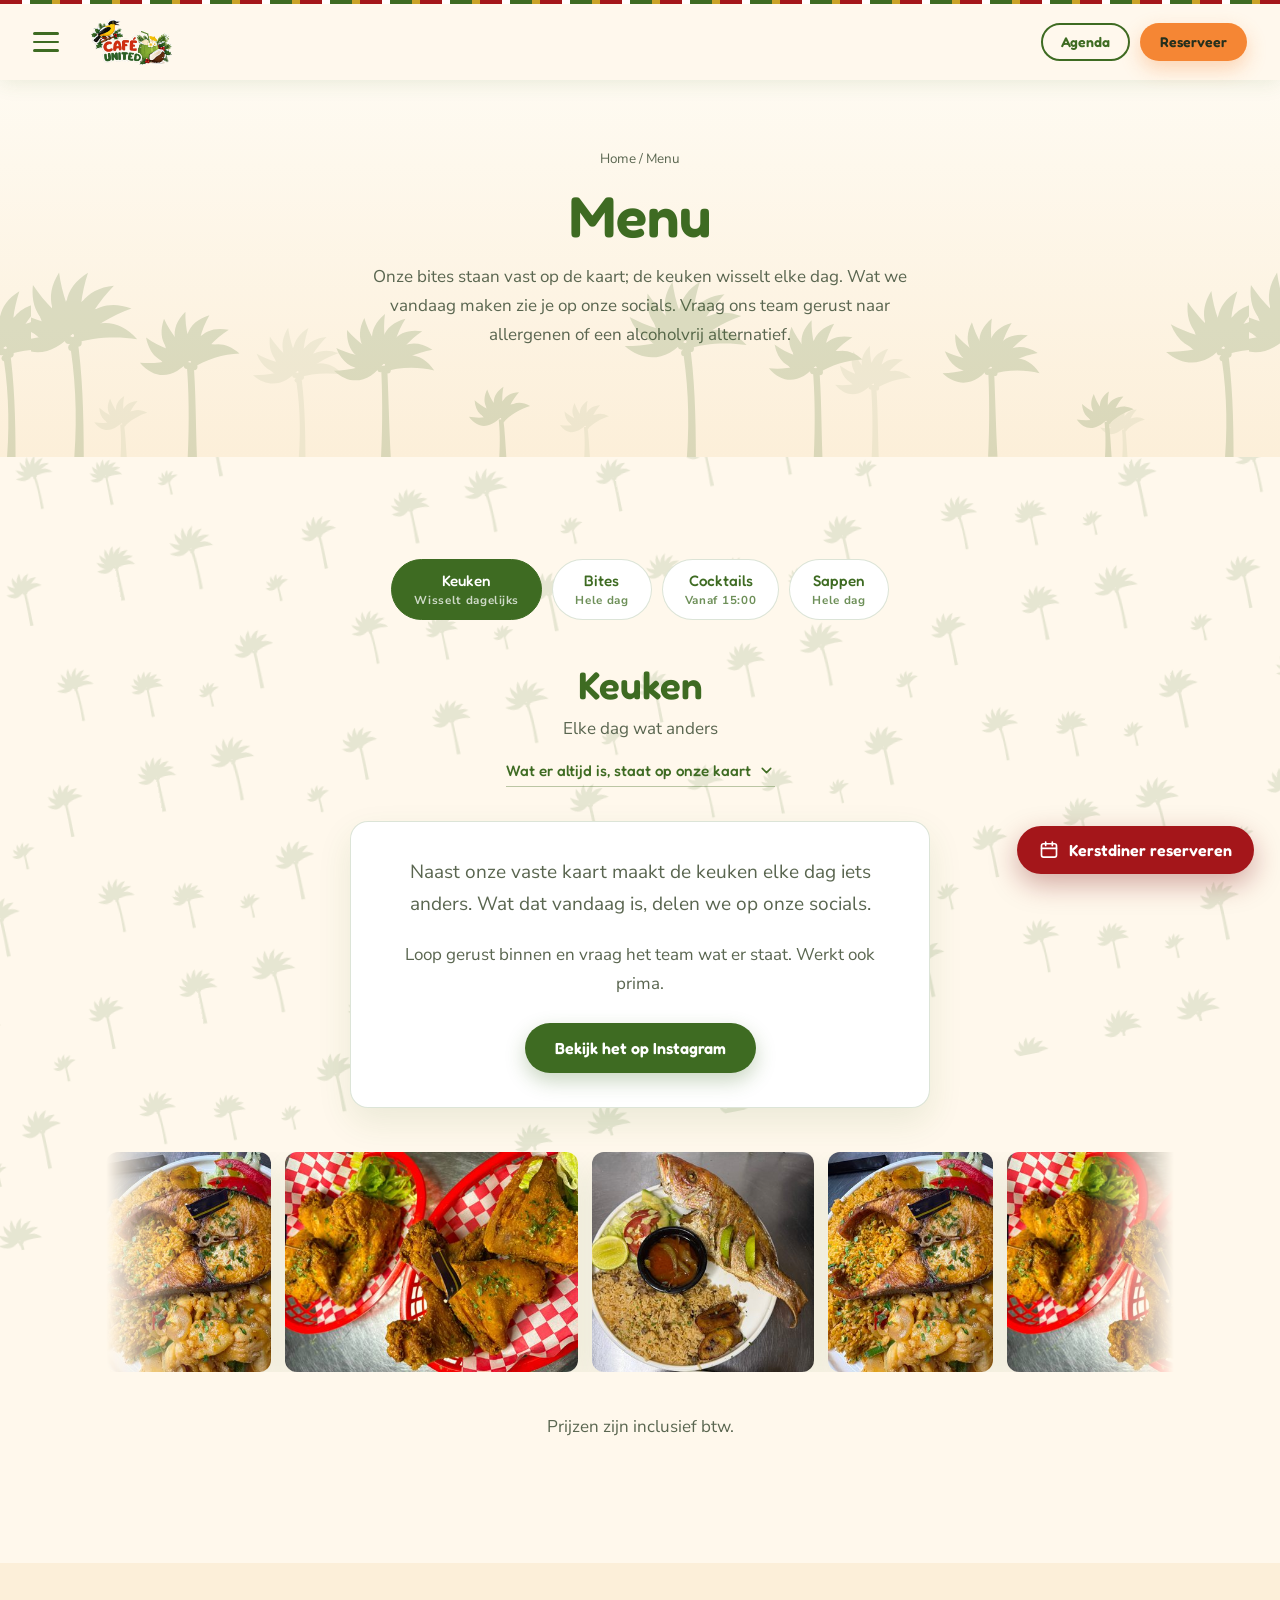
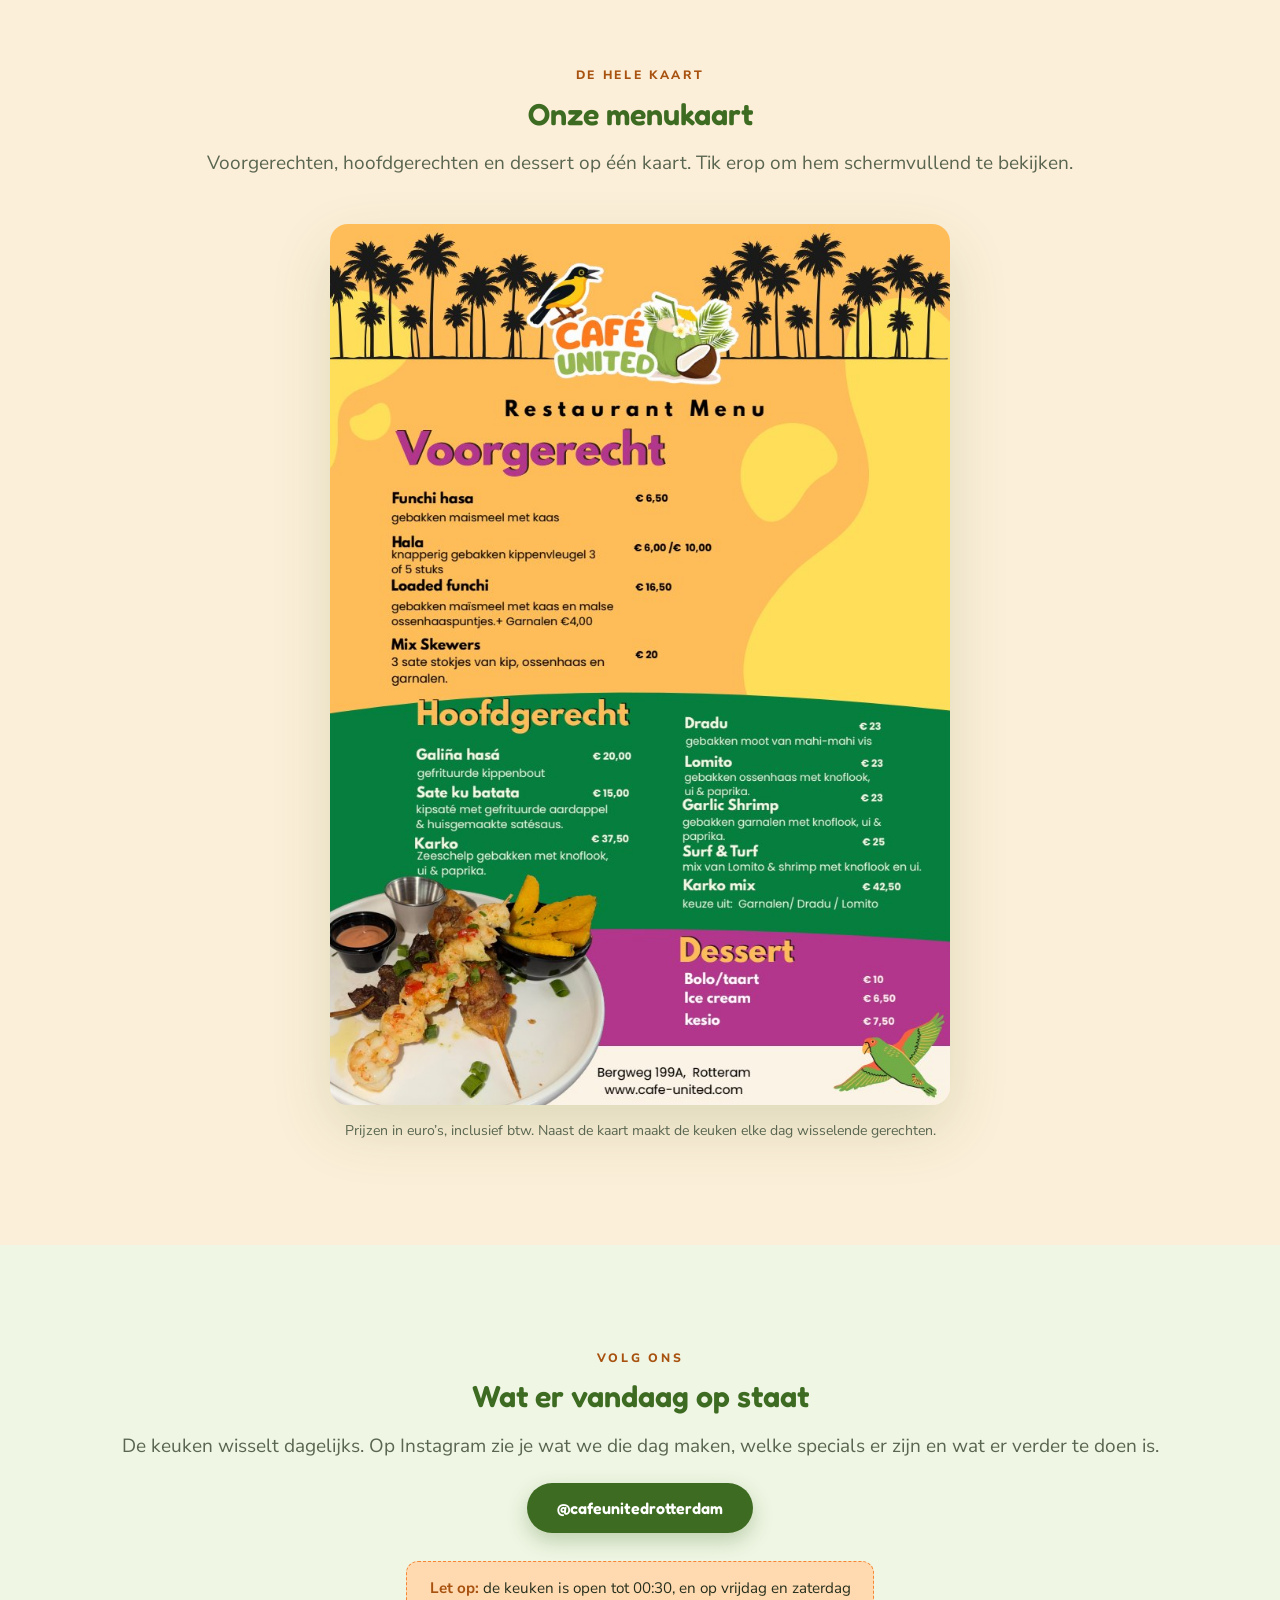
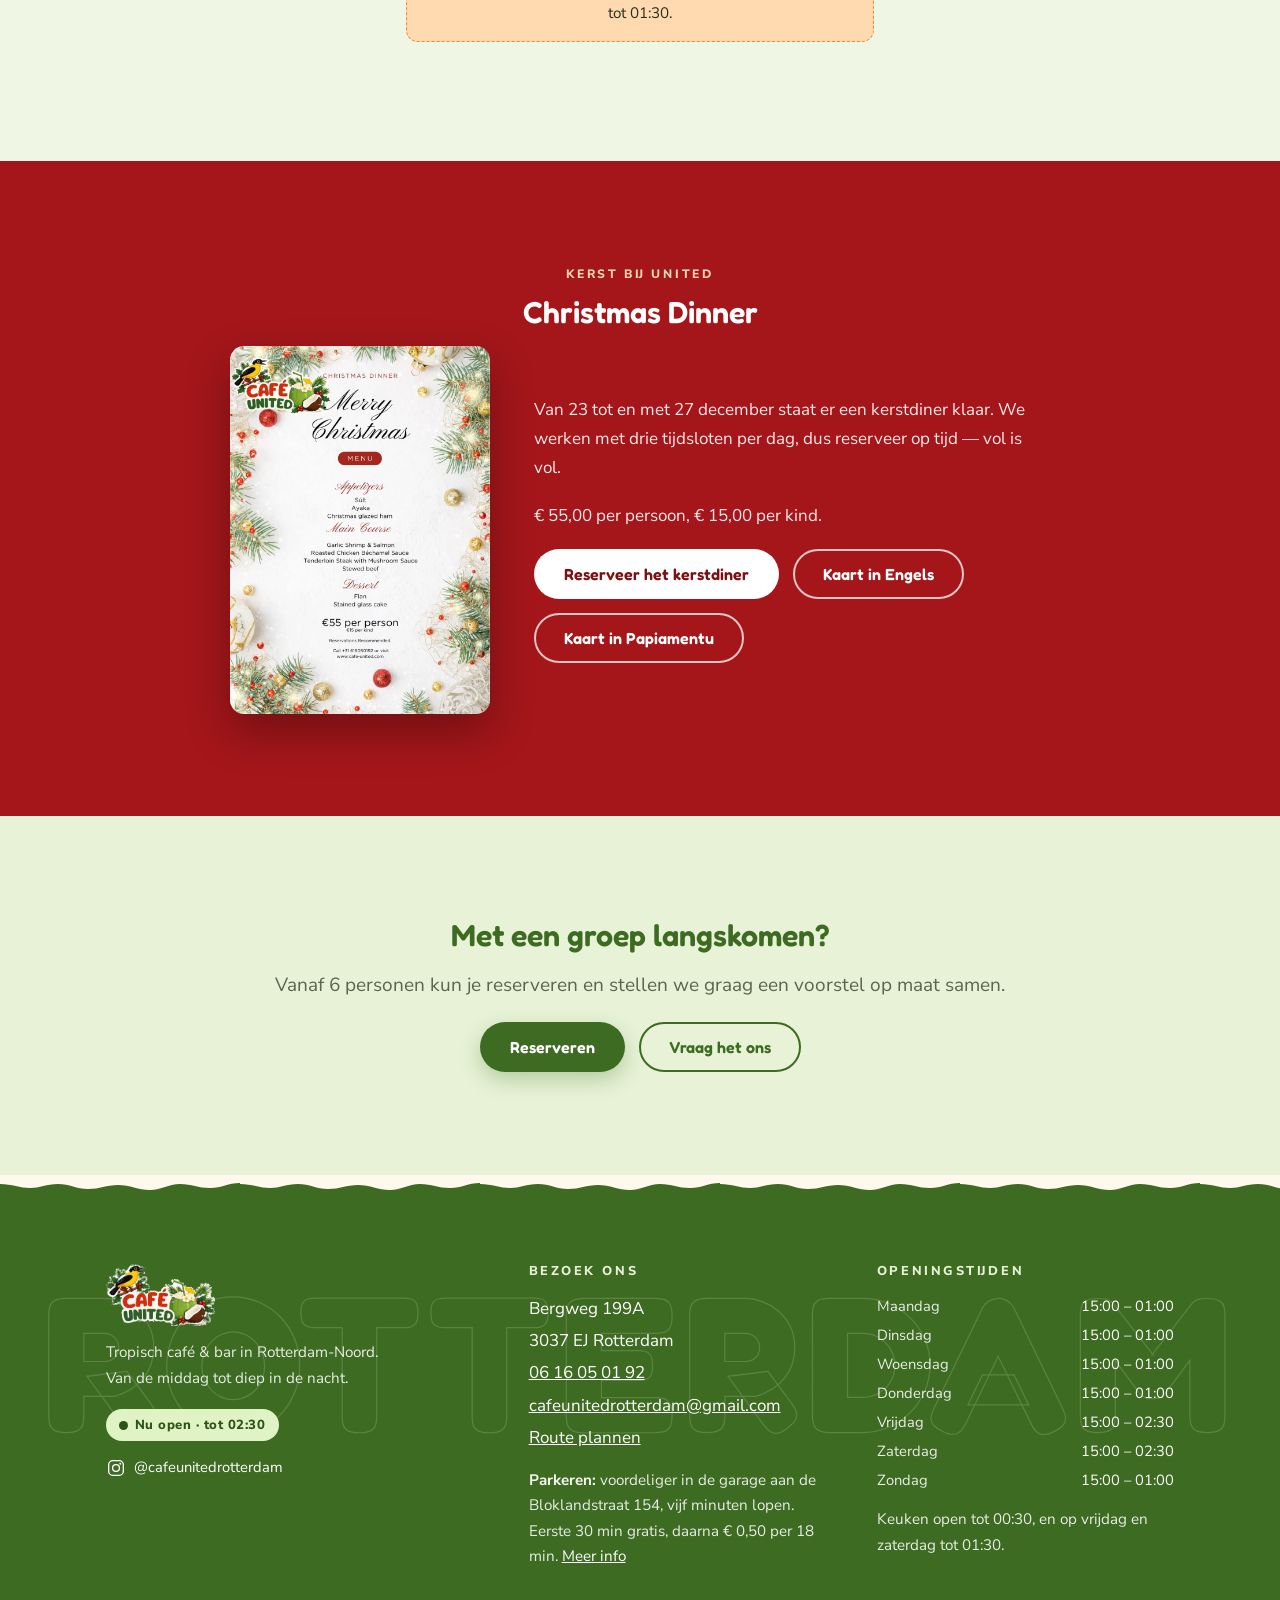
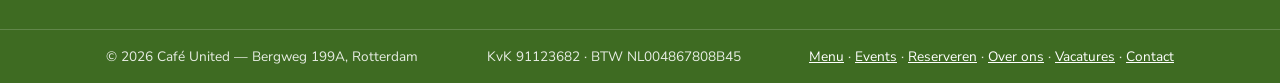
<file: menu.html>
<!DOCTYPE html>
<html lang="nl">
<head>
<meta charset="utf-8">
<meta name="viewport" content="width=device-width, initial-scale=1">
<title>Menu — Café United Rotterdam</title>
<meta name="description" content="Het menu van Café United: verrassingscocktails, huisgemaakte tropische sappen en vaste bites. De keuken wisselt elke dag.">
<link rel="icon" href="assets/img/logo.png" type="image/png">
<link rel="preconnect" href="https://fonts.googleapis.com">
<link rel="preconnect" href="https://fonts.gstatic.com" crossorigin>
<link href="https://fonts.googleapis.com/css2?family=Fredoka:wght@400;500;600;700&family=Nunito+Sans:wght@400;600;800&display=swap" rel="stylesheet">
<link rel="stylesheet" href="assets/css/styles.css">
<link rel="stylesheet" href="assets/css/kerst-reservering.css">
<!-- Marks that scripting is alive, before first paint. The scroll-reveal
     animation is applied only under .js, so if main.js never runs the content
     is simply visible instead of stuck at opacity:0. -->
<script>document.documentElement.classList.add('js');</script>
</head>
<body>
<a class="skip-link" href="#main">Naar hoofdinhoud</a>

  <header class="site-header site-header--solid">
    <div class="site-header__inner">
      <button class="burger" id="burgerBtn" aria-expanded="false" aria-controls="navPanel" aria-label="Menu openen">
        <span class="burger__box" aria-hidden="true"><span class="burger__bar"></span><span class="burger__bar"></span><span class="burger__bar"></span></span>
      </button>
      <a class="site-header__logo" href="index.html" aria-label="Café United — home"><img class="logo-img" src="assets/img/logo.png" alt="Café United" width="700" height="441"></a>
      <div class="header-cta">
        <a class="btn btn--ghost btn--sm" href="events.html">Agenda</a>
        <a class="btn btn--accent btn--sm" href="reserveren.html">Reserveer</a>
      </div>
    </div>
  </header>

  <div class="panel" id="navPanel" role="dialog" aria-modal="true" aria-label="Menu" hidden>
    <div class="panel__backdrop" data-close-panel></div>
    <div class="panel__body" tabindex="-1">
      <div class="panel__head">
        <img class="logo-img" src="assets/img/logo.png" alt="Café United" width="700" height="441">
        <button class="panel__close" data-close-panel>Sluiten &times;</button>
      </div>
      <nav class="panel__nav" aria-label="Hoofdmenu">
        <a href="index.html">Home</a>
        <a href="menu.html" aria-current="page">Menu</a>
        <a href="events.html">Events</a>
        <a href="reserveren.html">Reserveren</a>
        <a href="over-ons.html">Over ons</a>
        <a href="vacatures.html">Vacatures</a>
        <a href="contact.html">Contact</a>
      </nav>
      <div class="panel__foot">
        <span class="badge" data-open-badge></span>
        <a class="btn btn--primary" href="reserveren.html">Reserveer een tafel</a>
        <a class="btn btn--ghost btn--sm" href="tel:+31616050192">06 16 05 01 92</a>
      </div>
    </div>
  </div>

<main id="main">

  <section class="page-head">
    <div class="wrap">
      <p class="crumbs"><a href="index.html">Home</a> / Menu</p>
      <h1>Menu</h1>
      <p>Onze bites staan vast op de kaart; de keuken wisselt elke dag. Wat we vandaag maken
        zie je op onze socials. Vraag ons team gerust naar allergenen of een alcoholvrij alternatief.</p>
    </div>
    <div class="palm-band palm-band--soft" aria-hidden="true"></div>
  </section>

  <section class="section has-wallpaper">
    <div class="wallpaper" data-parallax="1" aria-hidden="true"></div>
    <div class="wrap">
      <div class="menu-tabs" role="tablist" aria-label="Menucategorie&euml;n" data-menu-tabs>
        <button role="tab" id="tab-keuken" data-cat="keuken" aria-controls="panel-keuken" aria-selected="true" tabindex="0">Keuken<span>Wisselt dagelijks</span></button>
        <button role="tab" id="tab-bites" data-cat="bites" aria-controls="panel-bites" aria-selected="false" tabindex="-1">Bites<span>Hele dag</span></button>
        <button role="tab" id="tab-cocktails" data-cat="cocktails" aria-controls="panel-cocktails" aria-selected="false" tabindex="-1">Cocktails<span>Vanaf 15:00</span></button>
        <button role="tab" id="tab-sappen" data-cat="sappen" aria-controls="panel-sappen" aria-selected="false" tabindex="-1">Sappen<span>Hele dag</span></button>
      </div>

      <div class="menu-panel" id="panel-keuken" role="tabpanel" aria-labelledby="tab-keuken" tabindex="0">
        <div class="menu-panel__head">
          <h2>Keuken</h2>
          <p>Elke dag wat anders</p>
          <a class="jump-link" href="#kaart">
            <span>Wat er altijd is, staat op onze kaart</span>
            <svg viewBox="0 0 24 24" fill="none" stroke="currentColor" stroke-width="2.2" stroke-linecap="round" stroke-linejoin="round" aria-hidden="true"><path d="m6 9 6 6 6-6"/></svg>
          </a>
        </div>
        <div class="menu-note">
          <p class="lede">Naast onze vaste kaart maakt de keuken elke dag iets anders. Wat dat
            vandaag is, delen we op onze socials.</p>
          <p>Loop gerust binnen en vraag het team wat er staat. Werkt ook prima.</p>
          <div class="btn-row btn-row--center">
            <a class="btn btn--primary" href="https://www.instagram.com/cafeunitedrotterdam/" target="_blank" rel="noopener">Bekijk het op Instagram</a>
          </div>
        </div>

        <!-- Vier identieke reeksen achter elkaar: de band schuift precies de
             breedte van één reeks op (25%) en springt dan terug, wat als een
             eindeloze lus leest. Vier en niet twee, want na het opschuiven moet
             er nog genoeg band over zijn om de hele breedte te vullen — anders
             loopt de rechterkant leeg. De kopieën zijn verborgen voor
             schermlezers. -->
        <div class="food-strip" aria-label="Gerechten uit onze keuken">
          <div class="food-strip__track">
            <ul class="food-strip__set">
              <li><img src="assets/img/keuken-1.jpg" alt="Gebakken vis met gekruide rijst, bakbanaan en stoofpotje" width="270" height="360" decoding="async"></li>
              <li><img src="assets/img/keuken-2.jpg" alt="Krokante kippenvleugels in mandjes" width="480" height="360" decoding="async"></li>
              <li><img src="assets/img/keuken-3.jpg" alt="Hele gebakken snapper met rijst met bonen, bakbanaan en salade" width="363" height="360" decoding="async"></li>
            </ul>
            <ul class="food-strip__set" aria-hidden="true">
              <li><img src="assets/img/keuken-1.jpg" alt="" width="270" height="360" decoding="async"></li>
              <li><img src="assets/img/keuken-2.jpg" alt="" width="480" height="360" decoding="async"></li>
              <li><img src="assets/img/keuken-3.jpg" alt="" width="363" height="360" decoding="async"></li>
            </ul>
            <ul class="food-strip__set" aria-hidden="true">
              <li><img src="assets/img/keuken-1.jpg" alt="" width="270" height="360" decoding="async"></li>
              <li><img src="assets/img/keuken-2.jpg" alt="" width="480" height="360" decoding="async"></li>
              <li><img src="assets/img/keuken-3.jpg" alt="" width="363" height="360" decoding="async"></li>
            </ul>
            <ul class="food-strip__set" aria-hidden="true">
              <li><img src="assets/img/keuken-1.jpg" alt="" width="270" height="360" decoding="async"></li>
              <li><img src="assets/img/keuken-2.jpg" alt="" width="480" height="360" decoding="async"></li>
              <li><img src="assets/img/keuken-3.jpg" alt="" width="363" height="360" decoding="async"></li>
            </ul>
          </div>
        </div>
      </div>

      <div class="menu-panel" id="panel-bites" role="tabpanel" aria-labelledby="tab-bites" tabindex="0" hidden>
        <div class="menu-panel__head">
          <h2>Bites</h2>
          <p>Hele dag &middot; deze staan altijd op de kaart</p>
        </div>
        <ul class="menu-list">
          <li class="menu-item">
            <span class="menu-item__name">Vleugels<span class="menu-item__desc">5 stuks</span></span>
            <span class="menu-item__dots" aria-hidden="true"></span>
            <span class="menu-item__price">&euro;&nbsp;10,00</span>
          </li>
          <li class="menu-item">
            <span class="menu-item__name">Kip sat&eacute;</span>
            <span class="menu-item__dots" aria-hidden="true"></span>
            <span class="menu-item__price">&euro;&nbsp;4,00</span>
          </li>
          <li class="menu-item">
            <span class="menu-item__name">Bitterballen<span class="menu-item__desc">5 stuks</span></span>
            <span class="menu-item__dots" aria-hidden="true"></span>
            <span class="menu-item__price">&euro;&nbsp;6,50</span>
          </li>
          <li class="menu-item">
            <span class="menu-item__name">Bitterballen<span class="menu-item__desc">8 stuks</span></span>
            <span class="menu-item__dots" aria-hidden="true"></span>
            <span class="menu-item__price">&euro;&nbsp;10,50</span>
          </li>
          <li class="menu-item">
            <span class="menu-item__name">Mix spices<span class="menu-item__desc">kip, ossenhaas, shrimps</span></span>
            <span class="menu-item__dots" aria-hidden="true"></span>
            <span class="menu-item__price">&euro;&nbsp;20,00</span>
          </li>
          <li class="menu-item">
            <span class="menu-item__name">Funchi hasa</span>
            <span class="menu-item__dots" aria-hidden="true"></span>
            <span class="menu-item__price">&euro;&nbsp;6,50</span>
          </li>
        </ul>
      </div>

      <div class="menu-panel" id="panel-cocktails" role="tabpanel" aria-labelledby="tab-cocktails" tabindex="0" hidden>
        <div class="menu-panel__head">
          <h2>Cocktails</h2>
          <p>Vanaf 15:00 &middot; geen vaste kaart</p>
        </div>
        <ul class="menu-list">
          <li class="menu-item">
            <span class="menu-item__name">Verrassingscocktail<span class="menu-item__desc">onze bartender maakt hem voor je</span></span>
            <span class="menu-item__dots" aria-hidden="true"></span>
            <span class="menu-item__price">&euro;&nbsp;12,50</span>
          </li>
          <li class="menu-item">
            <span class="menu-item__name">Verrassingscocktail Monster<span class="menu-item__desc">de grote versie</span></span>
            <span class="menu-item__dots" aria-hidden="true"></span>
            <span class="menu-item__price">&euro;&nbsp;15,00</span>
          </li>
        </ul>
        <p class="muted center" style="margin-top:2em">We werken zonder vaste cocktailkaart. Zeg wat je
          lekker vindt: zoet, fris, sterk of juist alcoholvrij. Wij maken er iets van.</p>
      </div>

      <div class="menu-panel" id="panel-sappen" role="tabpanel" aria-labelledby="tab-sappen" tabindex="0" hidden>
        <div class="menu-panel__head">
          <h2>Sappen</h2>
          <p>Tropisch en huisgemaakt</p>
        </div>
        <ul class="menu-list">
          <li class="menu-item">
            <span class="menu-item__name">Fruit punch</span>
            <span class="menu-item__dots" aria-hidden="true"></span>
            <span class="menu-item__price">&euro;&nbsp;5,00</span>
          </li>
          <li class="menu-item">
            <span class="menu-item__name">Awa di lamunchi</span>
            <span class="menu-item__dots" aria-hidden="true"></span>
            <span class="menu-item__price">&euro;&nbsp;6,00</span>
          </li>
        </ul>
      </div>

      <p class="muted center" style="margin-top:2.4em">Prijzen zijn inclusief btw.</p>
    </div>
  </section>

  <section class="section section--tint" id="kaart">
    <div class="wrap center reveal">
      <p class="eyebrow">De hele kaart</p>
      <h2 class="title title--sm">Onze menukaart</h2>
      <p class="lede">Voorgerechten, hoofdgerechten en dessert op &eacute;&eacute;n kaart.
        Tik erop om hem schermvullend te bekijken.</p>
      <figure class="menucard">
        <a href="assets/img/menukaart.jpg" target="_blank" rel="noopener"
           aria-label="Menukaart van Caf&eacute; United op ware grootte openen">
          <img src="assets/img/menukaart.jpg" width="788" height="1120" loading="lazy" decoding="async"
               alt="Menukaart van Caf&eacute; United. Voorgerecht: funchi hasa, gebakken maismeel met kaas, 6,50; hala, knapperig gebakken kippenvleugel, 6,00 voor 3 stuks of 10,00 voor 5 stuks; loaded funchi, gebakken ma&iuml;smeel met kaas en malse ossenhaaspuntjes, 16,50, met garnalen 4,00 extra; mix skewers, 3 sat&eacute;stokjes van kip, ossenhaas en garnalen, 20,00. Hoofdgerecht: gali&ntilde;a has&aacute;, gefrituurde kippenbout, 20,00; sate ku batata, kipsat&eacute; met gefrituurde aardappel en huisgemaakte satesaus, 15,00; karko, zeeschelp gebakken met knoflook, ui en paprika, 37,50; dradu, gebakken moot van mahi-mahi vis, 23,00; lomito, gebakken ossenhaas met knoflook, ui en paprika, 23,00; garlic shrimp, gebakken garnalen met knoflook, ui en paprika, 23,00; surf and turf, mix van lomito en shrimp met knoflook en ui, 25,00; karko mix 42,50 met keuze uit garnalen, dradu of lomito. Dessert: bolo of taart 10,00; ice cream 6,50; kesio 7,50.">
        </a>
        <figcaption class="muted">Prijzen in euro&rsquo;s, inclusief btw. Naast de kaart maakt de
          keuken elke dag wisselende gerechten.</figcaption>
      </figure>
    </div>
  </section>
  <section class="section section--wash">
    <div class="wrap center">
      <p class="eyebrow">Volg ons</p>
      <h2 class="title title--sm">Wat er vandaag op staat</h2>
      <p class="lede">De keuken wisselt dagelijks. Op Instagram zie je wat we die dag maken,
        welke specials er zijn en wat er verder te doen is.</p>
      <div class="btn-row btn-row--center">
        <a class="btn btn--primary" href="https://www.instagram.com/cafeunitedrotterdam/" target="_blank" rel="noopener">@cafeunitedrotterdam</a>
      </div>
      <p class="kitchen-note" style="margin-top:1.8em">
        <strong>Let op:</strong> de keuken is
        <span data-kitchen-line>open tot 00:30, en op vrijdag en zaterdag tot 01:30</span>.</p>
      <div class="temp-hours" data-kitchen-temp hidden></div>
    </div>
  </section>

  <section class="section section--green">
    <div class="wrap center">
      <h2 class="title title--sm">Met een groep langskomen?</h2>
      <p class="lede">Vanaf 6 personen kun je reserveren en stellen we graag een voorstel op maat samen.</p>
      <div class="btn-row btn-row--center">
        <a class="btn btn--primary" href="reserveren.html">Reserveren</a>
        <a class="btn btn--ghost" href="contact.html">Vraag het ons</a>
      </div>
    </div>
  </section>

</main>

  <footer class="site-footer">
    <div class="site-footer__wordmark" aria-hidden="true">ROTTERDAM</div>
    <div class="wrap site-footer__grid">
      <div>
        <img class="logo-img" src="assets/img/logo.png" alt="Café United" width="700" height="441">
        <p>Tropisch caf&eacute; &amp; bar in Rotterdam-Noord.<br>Van de middag tot diep in de nacht.</p>
        <span class="badge" data-open-badge></span>
        <p class="footer-social">
          <a href="https://www.instagram.com/cafeunitedrotterdam/" target="_blank" rel="noopener"><svg viewBox="0 0 24 24" aria-hidden="true"><rect x="3.2" y="3.2" width="17.6" height="17.6" rx="5"/><circle cx="12" cy="12" r="4.1"/><circle cx="17.1" cy="6.9" r="1.15" fill="currentColor" stroke="none"/></svg><span>@cafeunitedrotterdam</span></a>
        </p>
      </div>
      <div>
        <h4>Bezoek ons</h4>
        <address>
          Bergweg 199A<br>3037 EJ Rotterdam<br>
          <a href="tel:+31616050192">06 16 05 01 92</a><br>
          <a href="mailto:cafeunitedrotterdam@gmail.com">cafeunitedrotterdam@gmail.com</a><br>
          <a href="https://www.google.com/maps/search/?api=1&query=Bergweg+199A+3037+EJ+Rotterdam" target="_blank" rel="noopener">Route plannen</a>
        </address>
        <p class="footer-parking"><strong>Parkeren:</strong> voordeliger in de garage aan de
          Bloklandstraat 154, vijf minuten lopen. Eerste 30 min gratis, daarna &euro;&nbsp;0,50 per 18 min.
          <a href="contact.html#parkeren">Meer info</a></p>
      </div>
      <div>
        <h4>Openingstijden</h4>
        <dl class="footer-hours">
          <dt>Maandag</dt><dd>15:00 – 01:00</dd>
          <dt>Dinsdag</dt><dd>15:00 – 01:00</dd>
          <dt>Woensdag</dt><dd>15:00 – 01:00</dd>
          <dt>Donderdag</dt><dd>15:00 – 01:00</dd>
          <dt>Vrijdag</dt><dd>15:00 – 02:30</dd>
          <dt>Zaterdag</dt><dd>15:00 – 02:30</dd>
          <dt>Zondag</dt><dd>15:00 – 01:00</dd>
        </dl>
        <p class="footer-kitchen">Keuken <span data-kitchen-line>open tot 00:30, en op vrijdag en zaterdag tot 01:30</span>.</p>
      </div>
    </div>
    <div class="site-footer__bar">
      <div class="wrap">
        <p>&copy; <span data-year></span> Caf&eacute; United — Bergweg 199A, Rotterdam</p>
        <p class="site-footer__legal">KvK <span class="site-footer__num">91123682</span>
          &middot; BTW <span class="site-footer__num">NL004867808B45</span></p>
        <p><a href="menu.html">Menu</a> · <a href="events.html">Events</a> · <a href="reserveren.html">Reserveren</a> · <a href="over-ons.html">Over ons</a> · <a href="vacatures.html">Vacatures</a> · <a href="contact.html">Contact</a></p>
      </div>
    </div>
  </footer>

<script src="assets/js/main.js"></script>
<script src="assets/js/kerst-reservering.js"></script>
</body>
</html>
</file>
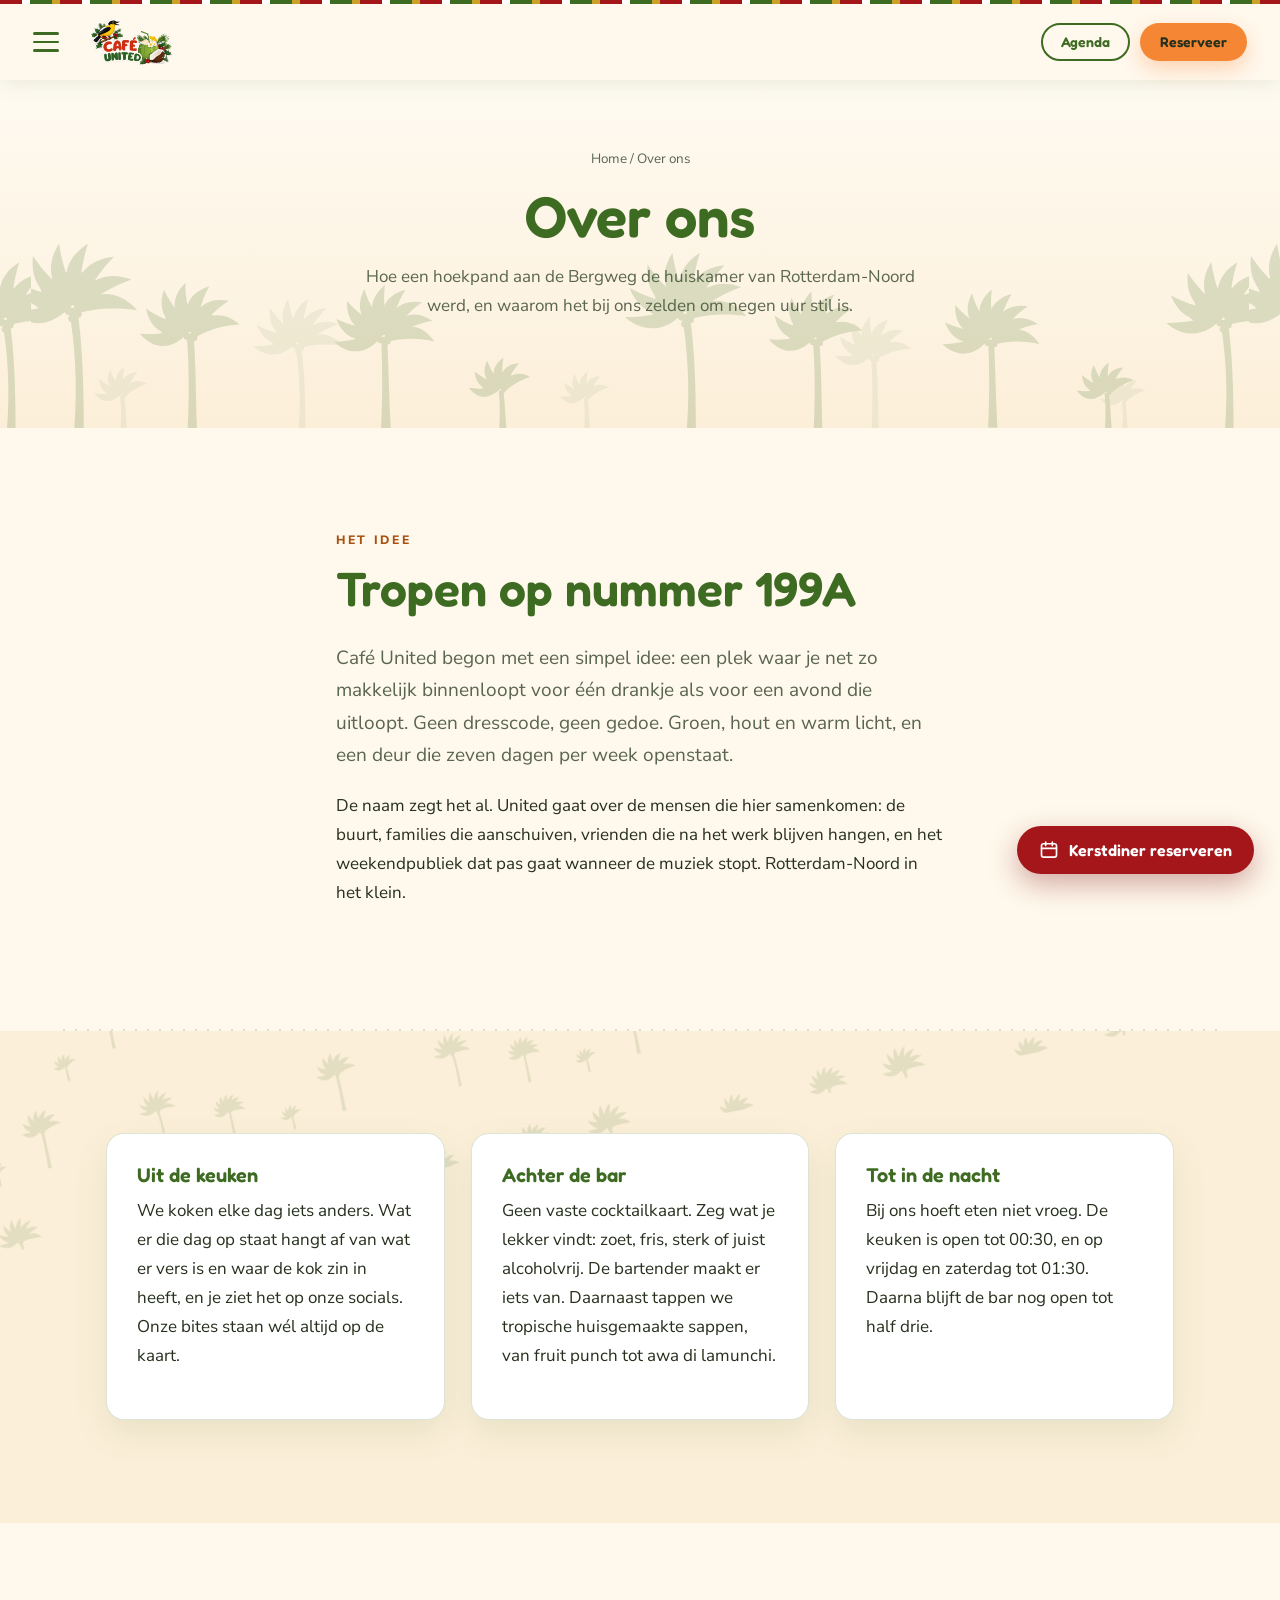
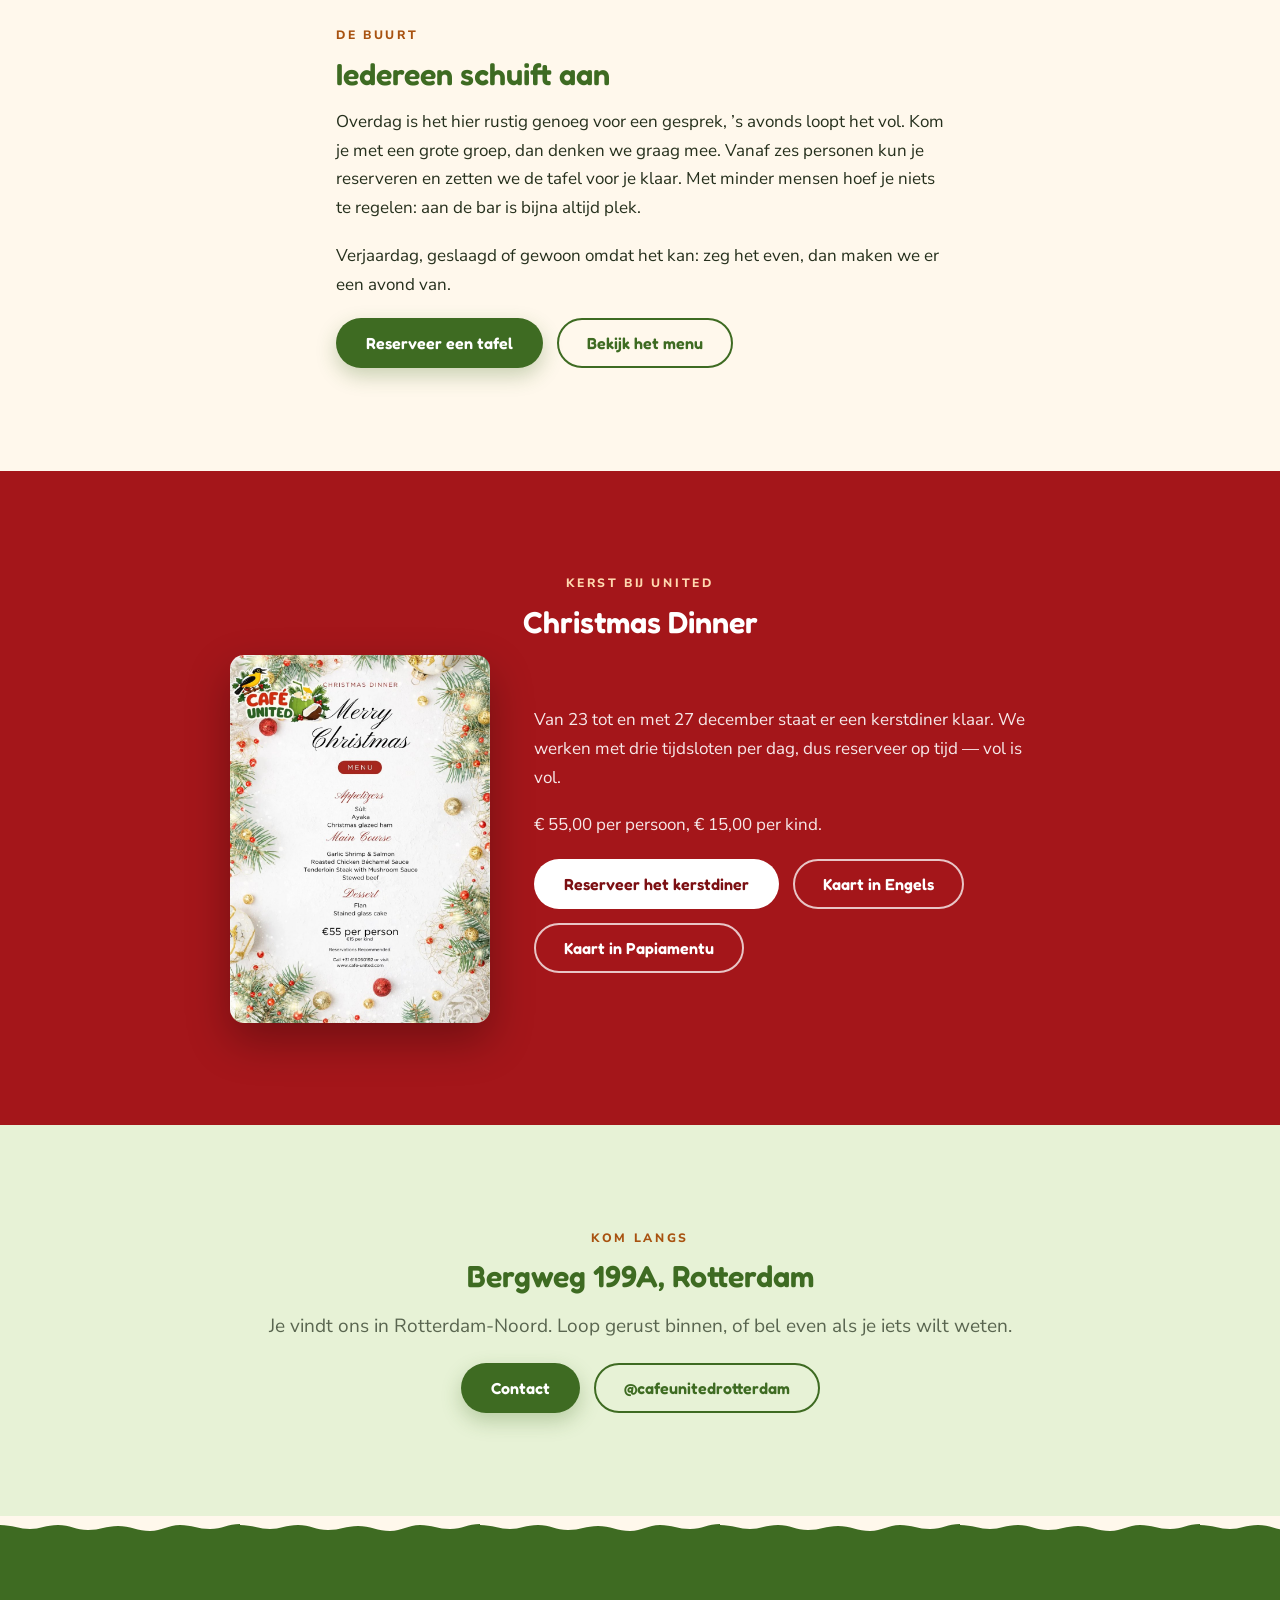
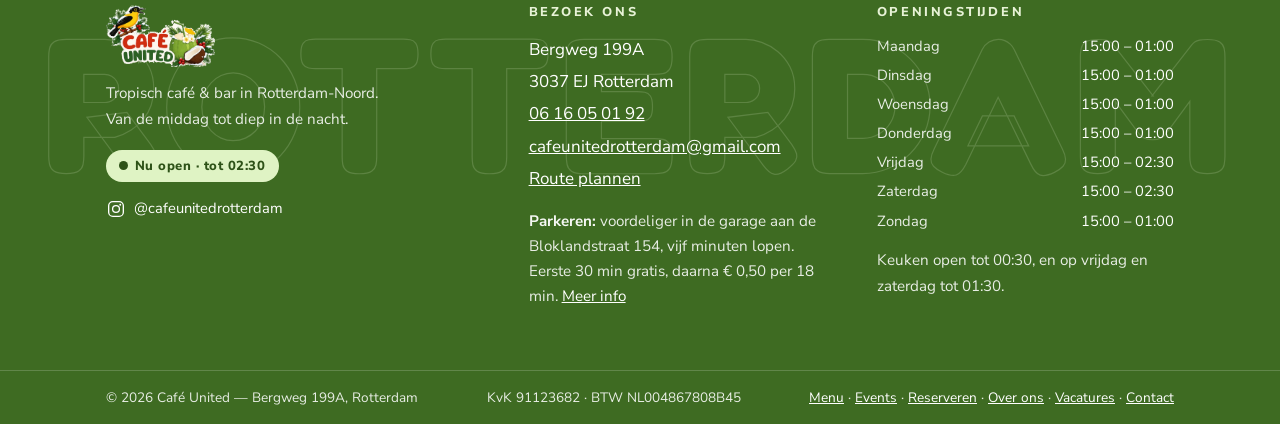
<file: over-ons.html>
<!DOCTYPE html>
<html lang="nl">
<head>
<meta charset="utf-8">
<meta name="viewport" content="width=device-width, initial-scale=1">
<title>Over ons — Café United Rotterdam</title>
<meta name="description" content="Over Café United: de tropische huiskamer van Rotterdam-Noord aan de Bergweg. Dagelijks wisselende keuken, verrassingscocktails en open tot laat.">
<link rel="icon" href="assets/img/logo.png" type="image/png">
<link rel="preconnect" href="https://fonts.googleapis.com">
<link rel="preconnect" href="https://fonts.gstatic.com" crossorigin>
<link href="https://fonts.googleapis.com/css2?family=Fredoka:wght@400;500;600;700&family=Nunito+Sans:wght@400;600;800&display=swap" rel="stylesheet">
<link rel="stylesheet" href="assets/css/styles.css">
<link rel="stylesheet" href="assets/css/kerst-reservering.css">
<!-- Marks that scripting is alive, before first paint. The scroll-reveal
     animation is applied only under .js, so if main.js never runs the content
     is simply visible instead of stuck at opacity:0. -->
<script>document.documentElement.classList.add('js');</script>
</head>
<body>
<a class="skip-link" href="#main">Naar hoofdinhoud</a>

  <header class="site-header site-header--solid">
    <div class="site-header__inner">
      <button class="burger" id="burgerBtn" aria-expanded="false" aria-controls="navPanel" aria-label="Menu openen">
        <span class="burger__box" aria-hidden="true"><span class="burger__bar"></span><span class="burger__bar"></span><span class="burger__bar"></span></span>
      </button>
      <a class="site-header__logo" href="index.html" aria-label="Café United — home"><img class="logo-img" src="assets/img/logo.png" alt="Café United" width="700" height="441"></a>
      <div class="header-cta">
        <a class="btn btn--ghost btn--sm" href="events.html">Agenda</a>
        <a class="btn btn--accent btn--sm" href="reserveren.html">Reserveer</a>
      </div>
    </div>
  </header>

  <div class="panel" id="navPanel" role="dialog" aria-modal="true" aria-label="Menu" hidden>
    <div class="panel__backdrop" data-close-panel></div>
    <div class="panel__body" tabindex="-1">
      <div class="panel__head">
        <img class="logo-img" src="assets/img/logo.png" alt="Café United" width="700" height="441">
        <button class="panel__close" data-close-panel>Sluiten &times;</button>
      </div>
      <nav class="panel__nav" aria-label="Hoofdmenu">
        <a href="index.html">Home</a>
        <a href="menu.html">Menu</a>
        <a href="events.html">Events</a>
        <a href="reserveren.html">Reserveren</a>
        <a href="over-ons.html" aria-current="page">Over ons</a>
        <a href="vacatures.html">Vacatures</a>
        <a href="contact.html">Contact</a>
      </nav>
      <div class="panel__foot">
        <span class="badge" data-open-badge></span>
        <a class="btn btn--primary" href="reserveren.html">Reserveer een tafel</a>
        <a class="btn btn--ghost btn--sm" href="tel:+31616050192">06 16 05 01 92</a>
      </div>
    </div>
  </div>

<main id="main">

  <section class="page-head">
    <div class="wrap">
      <p class="crumbs"><a href="index.html">Home</a> / Over ons</p>
      <h1>Over ons</h1>
      <p>Hoe een hoekpand aan de Bergweg de huiskamer van Rotterdam-Noord werd, en waarom
        het bij ons zelden om negen uur stil is.</p>
    </div>
    <div class="palm-band palm-band--soft" aria-hidden="true"></div>
  </section>

  <section class="section">
    <div class="wrap wrap--narrow reveal">
      <p class="eyebrow">Het idee</p>
      <h2 class="title">Tropen op nummer 199A</h2>
      <p class="lede">Caf&eacute; United begon met een simpel idee: een plek waar je net zo makkelijk
        binnenloopt voor &eacute;&eacute;n drankje als voor een avond die uitloopt. Geen dresscode,
        geen gedoe. Groen, hout en warm licht, en een deur die zeven dagen per week openstaat.</p>
      <p>De naam zegt het al. United gaat over de mensen die hier samenkomen: de buurt, families
        die aanschuiven, vrienden die na het werk blijven hangen, en het weekendpubliek dat pas
        gaat wanneer de muziek stopt. Rotterdam-Noord in het klein.</p>
    </div>
  </section>

  <div class="divider" role="separator" aria-hidden="true"></div>

  <section class="section section--tint has-wallpaper">
    <div class="wallpaper" data-parallax="1" aria-hidden="true"></div>
    <div class="wrap">
      <div class="grid grid--3 reveal">
        <div class="card">
          <h3>Uit de keuken</h3>
          <p>We koken elke dag iets anders. Wat er die dag op staat hangt af van wat er vers is en
            waar de kok zin in heeft, en je ziet het op onze socials. Onze bites staan w&eacute;l
            altijd op de kaart.</p>
        </div>
        <div class="card">
          <h3>Achter de bar</h3>
          <p>Geen vaste cocktailkaart. Zeg wat je lekker vindt: zoet, fris, sterk of juist
            alcoholvrij. De bartender maakt er iets van. Daarnaast tappen we tropische
            huisgemaakte sappen, van fruit punch tot awa di lamunchi.</p>
        </div>
        <div class="card">
          <h3>Tot in de nacht</h3>
          <p>Bij ons hoeft eten niet vroeg. De keuken is <span data-kitchen-line>open tot 00:30, en op
            vrijdag en zaterdag tot 01:30</span>. Daarna blijft de bar nog open tot half drie.</p>
        </div>
      </div>
    </div>
  </section>

  <section class="section">
    <div class="wrap wrap--narrow reveal">
      <p class="eyebrow">De buurt</p>
      <h2 class="title title--sm">Iedereen schuift aan</h2>
      <p>Overdag is het hier rustig genoeg voor een gesprek, &rsquo;s avonds loopt het vol. Kom je
        met een grote groep, dan denken we graag mee. Vanaf zes personen kun je reserveren en
        zetten we de tafel voor je klaar. Met minder mensen hoef je niets te regelen: aan de bar is
        bijna altijd plek.</p>
      <p>Verjaardag, geslaagd of gewoon omdat het kan: zeg het even, dan maken we er een avond van.</p>
      <div class="btn-row">
        <a class="btn btn--primary" href="reserveren.html">Reserveer een tafel</a>
        <a class="btn btn--ghost" href="menu.html">Bekijk het menu</a>
      </div>
    </div>
  </section>

  <section class="section section--green">
    <div class="wrap center reveal">
      <p class="eyebrow">Kom langs</p>
      <h2 class="title title--sm">Bergweg 199A, Rotterdam</h2>
      <p class="lede">Je vindt ons in Rotterdam-Noord. Loop gerust binnen, of bel even als je
        iets wilt weten.</p>
      <div class="btn-row btn-row--center">
        <a class="btn btn--primary" href="contact.html">Contact</a>
        <a class="btn btn--ghost" href="https://www.instagram.com/cafeunitedrotterdam/" target="_blank" rel="noopener">@cafeunitedrotterdam</a>
      </div>
    </div>
  </section>

</main>

  <footer class="site-footer">
    <div class="site-footer__wordmark" aria-hidden="true">ROTTERDAM</div>
    <div class="wrap site-footer__grid">
      <div>
        <img class="logo-img" src="assets/img/logo.png" alt="Café United" width="700" height="441">
        <p>Tropisch caf&eacute; &amp; bar in Rotterdam-Noord.<br>Van de middag tot diep in de nacht.</p>
        <span class="badge" data-open-badge></span>
        <p class="footer-social">
          <a href="https://www.instagram.com/cafeunitedrotterdam/" target="_blank" rel="noopener"><svg viewBox="0 0 24 24" aria-hidden="true"><rect x="3.2" y="3.2" width="17.6" height="17.6" rx="5"/><circle cx="12" cy="12" r="4.1"/><circle cx="17.1" cy="6.9" r="1.15" fill="currentColor" stroke="none"/></svg><span>@cafeunitedrotterdam</span></a>
        </p>
      </div>
      <div>
        <h4>Bezoek ons</h4>
        <address>
          Bergweg 199A<br>3037 EJ Rotterdam<br>
          <a href="tel:+31616050192">06 16 05 01 92</a><br>
          <a href="mailto:cafeunitedrotterdam@gmail.com">cafeunitedrotterdam@gmail.com</a><br>
          <a href="https://www.google.com/maps/search/?api=1&query=Bergweg+199A+3037+EJ+Rotterdam" target="_blank" rel="noopener">Route plannen</a>
        </address>
        <p class="footer-parking"><strong>Parkeren:</strong> voordeliger in de garage aan de
          Bloklandstraat 154, vijf minuten lopen. Eerste 30 min gratis, daarna &euro;&nbsp;0,50 per 18 min.
          <a href="contact.html#parkeren">Meer info</a></p>
      </div>
      <div>
        <h4>Openingstijden</h4>
        <dl class="footer-hours">
          <dt>Maandag</dt><dd>15:00 – 01:00</dd>
          <dt>Dinsdag</dt><dd>15:00 – 01:00</dd>
          <dt>Woensdag</dt><dd>15:00 – 01:00</dd>
          <dt>Donderdag</dt><dd>15:00 – 01:00</dd>
          <dt>Vrijdag</dt><dd>15:00 – 02:30</dd>
          <dt>Zaterdag</dt><dd>15:00 – 02:30</dd>
          <dt>Zondag</dt><dd>15:00 – 01:00</dd>
        </dl>
        <p class="footer-kitchen">Keuken <span data-kitchen-line>open tot 00:30, en op vrijdag en zaterdag tot 01:30</span>.</p>
      </div>
    </div>
    <div class="site-footer__bar">
      <div class="wrap">
        <p>&copy; <span data-year></span> Caf&eacute; United — Bergweg 199A, Rotterdam</p>
        <p class="site-footer__legal">KvK <span class="site-footer__num">91123682</span>
          &middot; BTW <span class="site-footer__num">NL004867808B45</span></p>
        <p><a href="menu.html">Menu</a> · <a href="events.html">Events</a> · <a href="reserveren.html">Reserveren</a> · <a href="over-ons.html">Over ons</a> · <a href="vacatures.html">Vacatures</a> · <a href="contact.html">Contact</a></p>
      </div>
    </div>
  </footer>

<script src="assets/js/main.js"></script>
<script src="assets/js/kerst-reservering.js"></script>
</body>
</html>
</file>
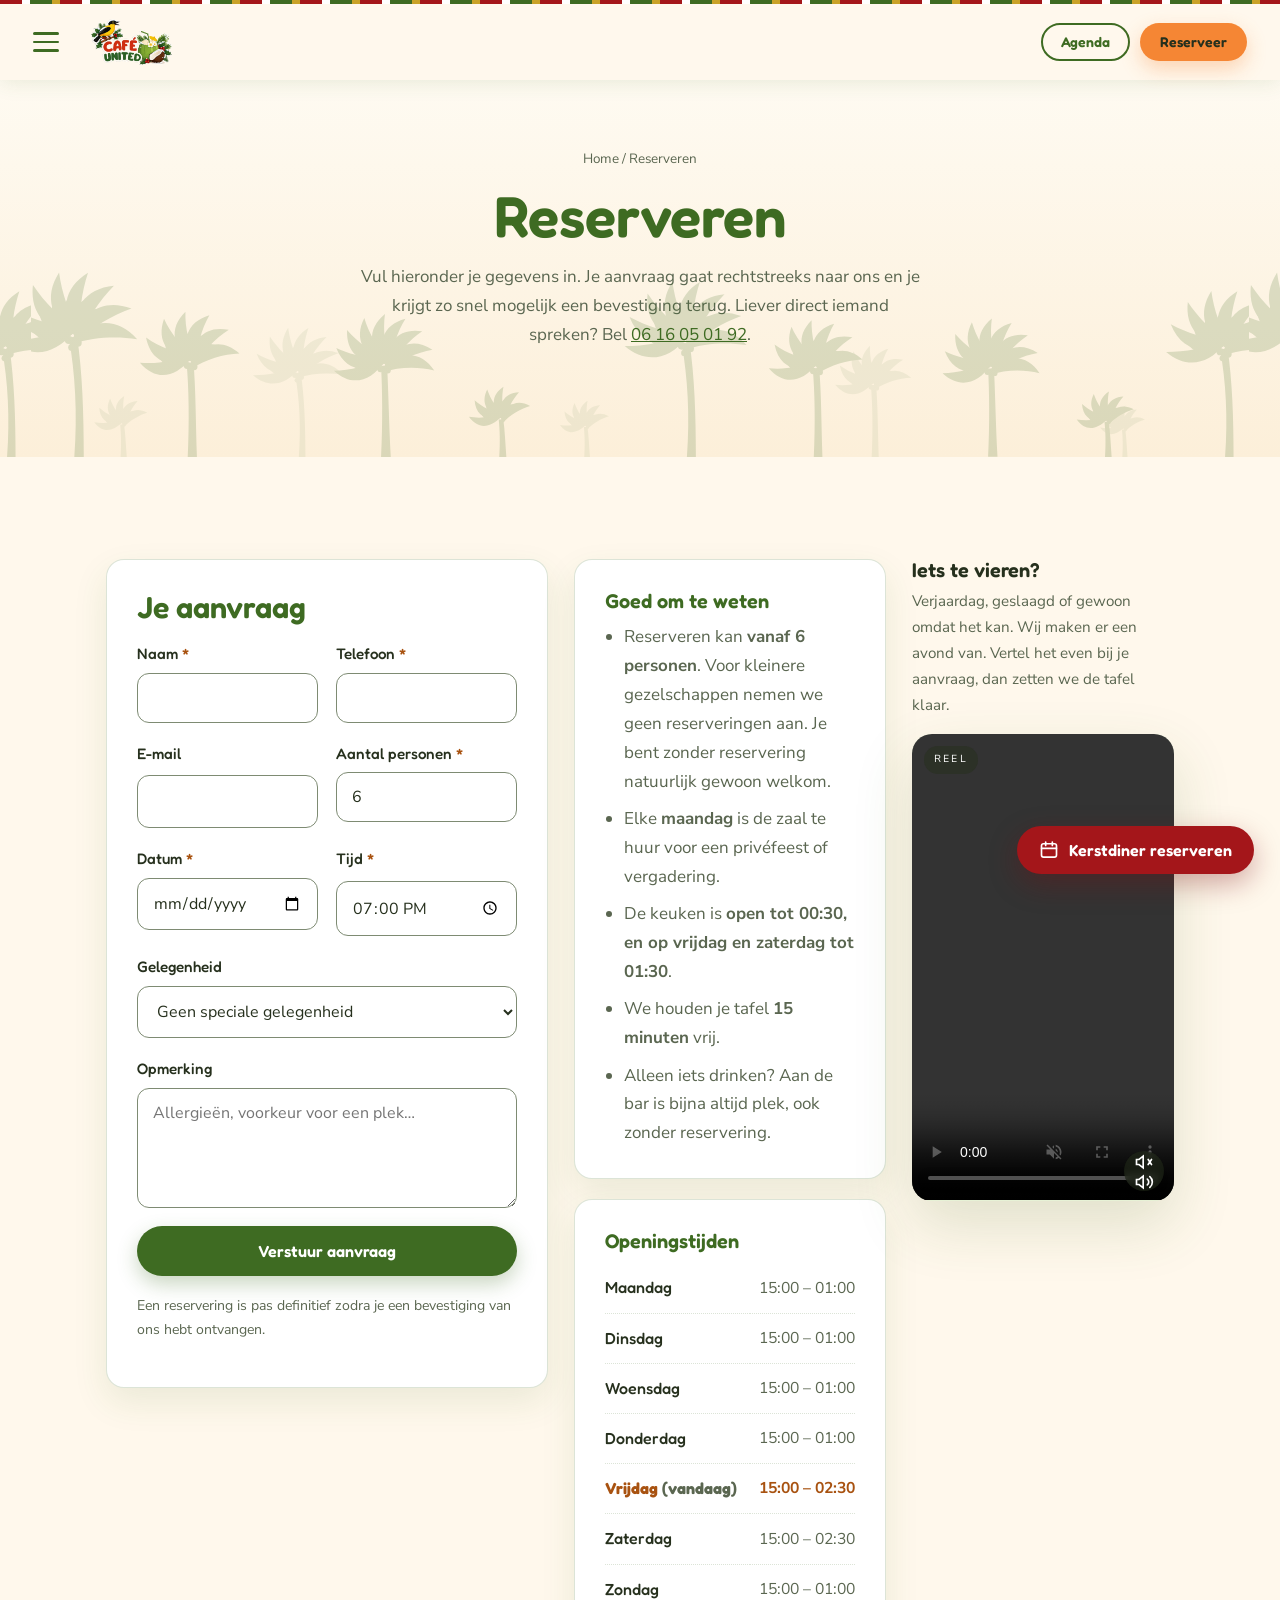
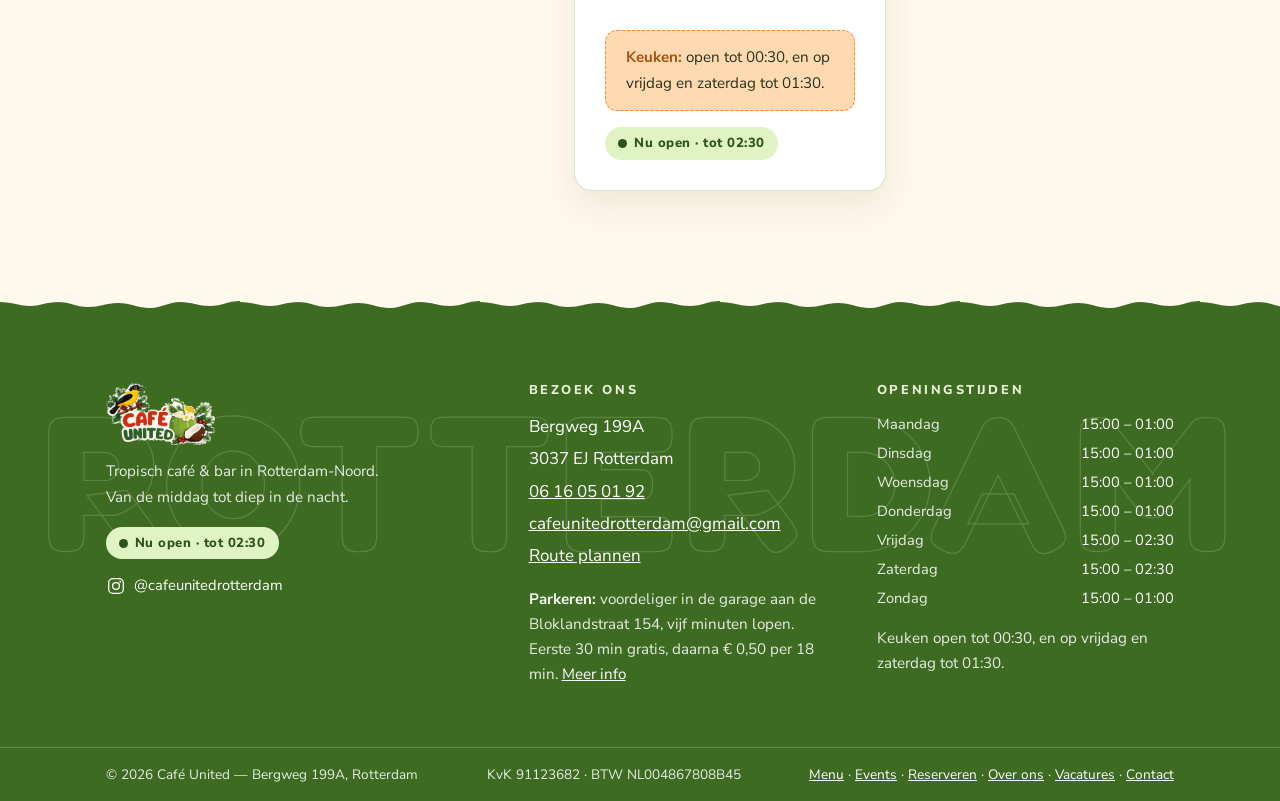
<file: reserveren.html>
<!DOCTYPE html>
<html lang="nl">
<head>
<meta charset="utf-8">
<meta name="viewport" content="width=device-width, initial-scale=1">
<title>Reserveren — Café United Rotterdam</title>
<meta name="description" content="Reserveer een tafel bij Café United aan de Bergweg in Rotterdam.">
<link rel="icon" href="assets/img/logo.png" type="image/png">
<link rel="preconnect" href="https://fonts.googleapis.com">
<link rel="preconnect" href="https://fonts.gstatic.com" crossorigin>
<link href="https://fonts.googleapis.com/css2?family=Fredoka:wght@400;500;600;700&family=Nunito+Sans:wght@400;600;800&display=swap" rel="stylesheet">
<link rel="stylesheet" href="assets/css/styles.css">
<link rel="stylesheet" href="assets/css/kerst-reservering.css">
<!-- Marks that scripting is alive, before first paint. The scroll-reveal
     animation is applied only under .js, so if main.js never runs the content
     is simply visible instead of stuck at opacity:0. -->
<script>document.documentElement.classList.add('js');</script>
</head>
<body>
<a class="skip-link" href="#main">Naar hoofdinhoud</a>

  <header class="site-header site-header--solid">
    <div class="site-header__inner">
      <button class="burger" id="burgerBtn" aria-expanded="false" aria-controls="navPanel" aria-label="Menu openen">
        <span class="burger__box" aria-hidden="true"><span class="burger__bar"></span><span class="burger__bar"></span><span class="burger__bar"></span></span>
      </button>
      <a class="site-header__logo" href="index.html" aria-label="Café United — home"><img class="logo-img" src="assets/img/logo.png" alt="Café United" width="700" height="441"></a>
      <div class="header-cta">
        <a class="btn btn--ghost btn--sm" href="events.html">Agenda</a>
        <a class="btn btn--accent btn--sm" href="reserveren.html">Reserveer</a>
      </div>
    </div>
  </header>

  <div class="panel" id="navPanel" role="dialog" aria-modal="true" aria-label="Menu" hidden>
    <div class="panel__backdrop" data-close-panel></div>
    <div class="panel__body" tabindex="-1">
      <div class="panel__head">
        <img class="logo-img" src="assets/img/logo.png" alt="Café United" width="700" height="441">
        <button class="panel__close" data-close-panel>Sluiten &times;</button>
      </div>
      <nav class="panel__nav" aria-label="Hoofdmenu">
        <a href="index.html">Home</a>
        <a href="menu.html">Menu</a>
        <a href="events.html">Events</a>
        <a href="reserveren.html" aria-current="page">Reserveren</a>
        <a href="over-ons.html">Over ons</a>
        <a href="vacatures.html">Vacatures</a>
        <a href="contact.html">Contact</a>
      </nav>
      <div class="panel__foot">
        <span class="badge" data-open-badge></span>
        <a class="btn btn--primary" href="reserveren.html">Reserveer een tafel</a>
        <a class="btn btn--ghost btn--sm" href="tel:+31616050192">06 16 05 01 92</a>
      </div>
    </div>
  </div>

<main id="main">

  <section class="page-head">
    <div class="wrap">
      <p class="crumbs"><a href="index.html">Home</a> / Reserveren</p>
      <h1>Reserveren</h1>
      <p>Vul hieronder je gegevens in. Je aanvraag gaat rechtstreeks naar ons en je krijgt zo snel
        mogelijk een bevestiging terug. Liever direct iemand spreken? Bel
        <a href="tel:+31616050192">06 16 05 01 92</a>.</p>
    </div>
    <div class="palm-band palm-band--soft" aria-hidden="true"></div>
  </section>

  <section class="section">
    <div class="wrap">
      <div class="res-grid">
        <div class="card">
          <h2 class="title title--sm">Je aanvraag</h2>
          <form class="form form--2col" data-contact-form data-message-title="Reserveringsaanvraag" novalidate>
            <div class="field">
              <label for="res-name">Naam <span class="req">*</span></label>
              <input id="res-name" name="naam" type="text" autocomplete="name" required>
            </div>
            <div class="field">
              <label for="res-phone">Telefoon <span class="req">*</span></label>
              <input id="res-phone" name="telefoon" type="tel" autocomplete="tel" required>
            </div>
            <div class="field">
              <label for="res-email">E-mail</label>
              <input id="res-email" name="email" type="email" autocomplete="email">
            </div>
            <div class="field">
              <label for="res-people">Aantal personen <span class="req">*</span></label>
              <input id="res-people" name="aantal personen" type="number" min="1" max="60" value="6" required>
              <span class="hint" id="res-people-warning" role="status"></span>
            </div>
            <div class="field">
              <label for="res-date">Datum <span class="req">*</span></label>
              <input id="res-date" name="datum" type="date" required>
              <span class="hint" id="res-date-warning" role="status"></span>
            </div>
            <div class="field">
              <label for="res-time">Tijd <span class="req">*</span></label>
              <input id="res-time" name="tijd" type="time" value="19:00" required>
            </div>
            <div class="field field--full">
              <label for="res-occasion">Gelegenheid</label>
              <select id="res-occasion" name="gelegenheid">
                <option value="">Geen speciale gelegenheid</option>
                <option>Verjaardag</option>
                <option>Zakelijk / teamuitje</option>
                <option>Jubileum</option>
                <option>Familiediner</option>
                <option>Vrijgezellenfeest</option>
                <option>Afscheid of reünie</option>
                <option>Anders</option>
              </select>
            </div>
            <div class="field field--full">
              <label for="res-note">Opmerking</label>
              <textarea id="res-note" name="opmerking" placeholder="Allergie&euml;n, voorkeur voor een plek…"></textarea>
            </div>
            <div class="field field--full">
              <button class="btn btn--primary" type="submit">Verstuur aanvraag</button>
              <p class="form__note" style="margin-top:12px">Een reservering is pas definitief zodra
                je een bevestiging van ons hebt ontvangen.</p>
            </div>
            <div class="form__status field--full" role="status" aria-live="polite"></div>
          </form>
        </div>

        <div class="res-aside">
          <div class="card">
            <h3>Goed om te weten</h3>
            <ul style="padding-left:1.1em;margin:0;color:var(--ink-soft)">
              <li style="margin-bottom:.5em">Reserveren kan <strong>vanaf 6 personen</strong>. Voor
                kleinere gezelschappen nemen we geen reserveringen aan. Je bent zonder
                reservering natuurlijk gewoon welkom.</li>
              <li style="margin-bottom:.5em">Elke <strong>maandag</strong> is de zaal te huur voor
                een priv&eacute;feest of vergadering.</li>
              <li style="margin-bottom:.5em">De keuken is <strong><span data-kitchen-line>open tot 00:30,
                en op vrijdag en zaterdag tot 01:30</span></strong>.</li>
              <li style="margin-bottom:.5em">We houden je tafel <strong>15 minuten</strong> vrij.</li>
              <li>Alleen iets drinken? Aan de bar is bijna altijd plek, ook zonder reservering.</li>
            </ul>
          </div>
          <div class="card">
            <h3>Openingstijden</h3>
            <table class="hours" data-hours-table>
            <tbody>
              <tr data-day="1"><th scope="row">Maandag</th><td>15:00 – 01:00</td></tr>
              <tr data-day="2"><th scope="row">Dinsdag</th><td>15:00 – 01:00</td></tr>
              <tr data-day="3"><th scope="row">Woensdag</th><td>15:00 – 01:00</td></tr>
              <tr data-day="4"><th scope="row">Donderdag</th><td>15:00 – 01:00</td></tr>
              <tr data-day="5"><th scope="row">Vrijdag</th><td>15:00 – 02:30</td></tr>
              <tr data-day="6"><th scope="row">Zaterdag</th><td>15:00 – 02:30</td></tr>
              <tr data-day="0"><th scope="row">Zondag</th><td>15:00 – 01:00</td></tr>
            </tbody>
          </table>
            <p class="kitchen-note" style="margin:16px 0 0"><strong>Keuken:</strong>
              <span data-kitchen-line>open tot 00:30, en op vrijdag en zaterdag tot 01:30</span>.</p>
            <div class="temp-hours" data-kitchen-temp hidden></div>
            <p style="margin:16px 0 0"><span class="badge" data-open-badge></span></p>
          </div>
        </div>

        <div class="res-invite">
          <h3>Iets te vieren?</h3>
          <p>Verjaardag, geslaagd of gewoon omdat het kan. Wij maken er een avond van.
            Vertel het even bij je aanvraag, dan zetten we de tafel klaar.</p>
          <div class="reel" data-reel>
            <video src="assets/video/cafe-united.mp4" muted loop playsinline autoplay preload="metadata"></video>
            <span class="reel__badge">Reel</span>
            <button class="reel__sound" data-sound type="button" aria-pressed="false" aria-label="Geluid aanzetten">
              <svg data-icon-off viewBox="0 0 24 24" fill="none" stroke="currentColor" stroke-width="2" stroke-linecap="round" aria-hidden="true"><path d="M11 5 6 9H3v6h3l5 4V5Z"/><path d="m17 9 4 6M21 9l-4 6"/></svg>
              <svg data-icon-on hidden viewBox="0 0 24 24" fill="none" stroke="currentColor" stroke-width="2" stroke-linecap="round" aria-hidden="true"><path d="M11 5 6 9H3v6h3l5 4V5Z"/><path d="M16 8.5a4.5 4.5 0 0 1 0 7M19 5.5a8.5 8.5 0 0 1 0 13"/></svg>
            </button>
          </div>
        </div>
      </div>
    </div>
  </section>

</main>

  <footer class="site-footer">
    <div class="site-footer__wordmark" aria-hidden="true">ROTTERDAM</div>
    <div class="wrap site-footer__grid">
      <div>
        <img class="logo-img" src="assets/img/logo.png" alt="Café United" width="700" height="441">
        <p>Tropisch caf&eacute; &amp; bar in Rotterdam-Noord.<br>Van de middag tot diep in de nacht.</p>
        <span class="badge" data-open-badge></span>
        <p class="footer-social">
          <a href="https://www.instagram.com/cafeunitedrotterdam/" target="_blank" rel="noopener"><svg viewBox="0 0 24 24" aria-hidden="true"><rect x="3.2" y="3.2" width="17.6" height="17.6" rx="5"/><circle cx="12" cy="12" r="4.1"/><circle cx="17.1" cy="6.9" r="1.15" fill="currentColor" stroke="none"/></svg><span>@cafeunitedrotterdam</span></a>
        </p>
      </div>
      <div>
        <h4>Bezoek ons</h4>
        <address>
          Bergweg 199A<br>3037 EJ Rotterdam<br>
          <a href="tel:+31616050192">06 16 05 01 92</a><br>
          <a href="mailto:cafeunitedrotterdam@gmail.com">cafeunitedrotterdam@gmail.com</a><br>
          <a href="https://www.google.com/maps/search/?api=1&query=Bergweg+199A+3037+EJ+Rotterdam" target="_blank" rel="noopener">Route plannen</a>
        </address>
        <p class="footer-parking"><strong>Parkeren:</strong> voordeliger in de garage aan de
          Bloklandstraat 154, vijf minuten lopen. Eerste 30 min gratis, daarna &euro;&nbsp;0,50 per 18 min.
          <a href="contact.html#parkeren">Meer info</a></p>
      </div>
      <div>
        <h4>Openingstijden</h4>
        <dl class="footer-hours">
          <dt>Maandag</dt><dd>15:00 – 01:00</dd>
          <dt>Dinsdag</dt><dd>15:00 – 01:00</dd>
          <dt>Woensdag</dt><dd>15:00 – 01:00</dd>
          <dt>Donderdag</dt><dd>15:00 – 01:00</dd>
          <dt>Vrijdag</dt><dd>15:00 – 02:30</dd>
          <dt>Zaterdag</dt><dd>15:00 – 02:30</dd>
          <dt>Zondag</dt><dd>15:00 – 01:00</dd>
        </dl>
        <p class="footer-kitchen">Keuken <span data-kitchen-line>open tot 00:30, en op vrijdag en zaterdag tot 01:30</span>.</p>
      </div>
    </div>
    <div class="site-footer__bar">
      <div class="wrap">
        <p>&copy; <span data-year></span> Caf&eacute; United — Bergweg 199A, Rotterdam</p>
        <p class="site-footer__legal">KvK <span class="site-footer__num">91123682</span>
          &middot; BTW <span class="site-footer__num">NL004867808B45</span></p>
        <p><a href="menu.html">Menu</a> · <a href="events.html">Events</a> · <a href="reserveren.html">Reserveren</a> · <a href="over-ons.html">Over ons</a> · <a href="vacatures.html">Vacatures</a> · <a href="contact.html">Contact</a></p>
      </div>
    </div>
  </footer>

<script src="assets/js/main.js"></script>
<script src="assets/js/kerst-reservering.js"></script>
</body>
</html>
</file>
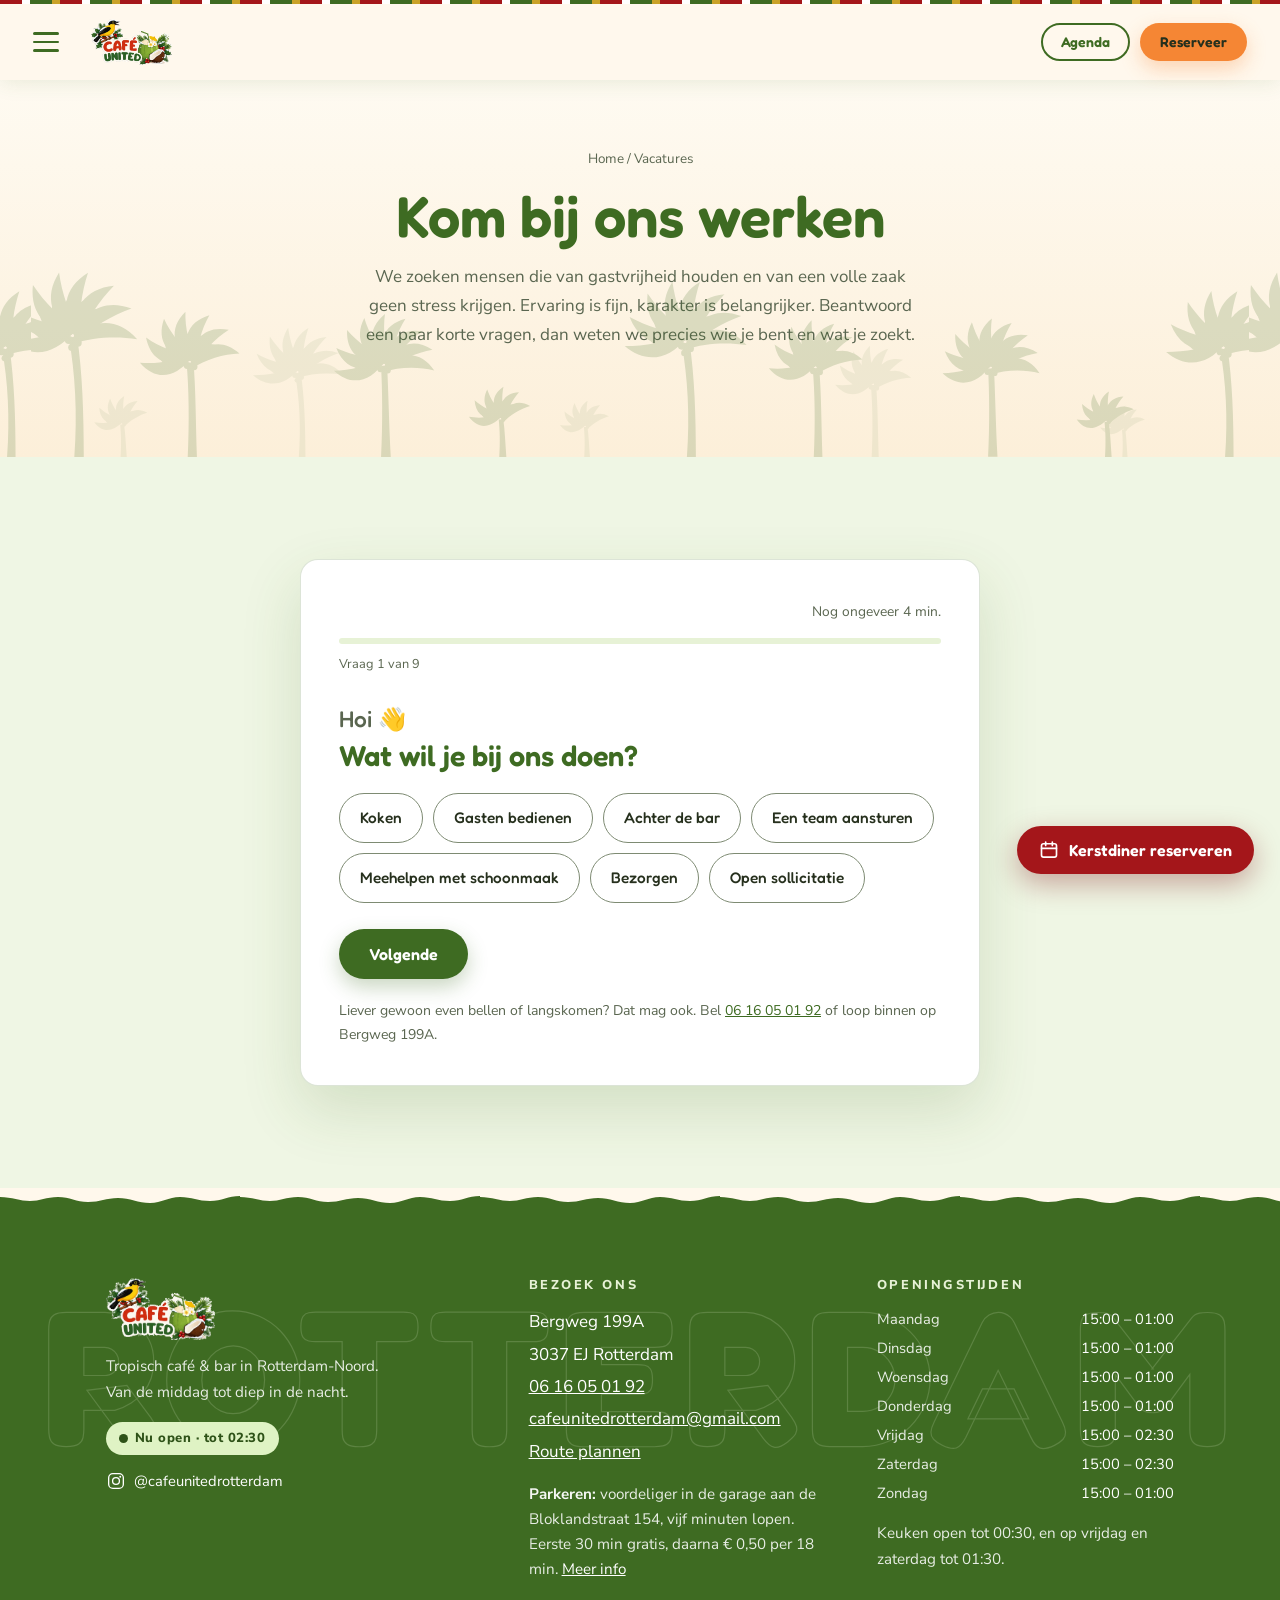
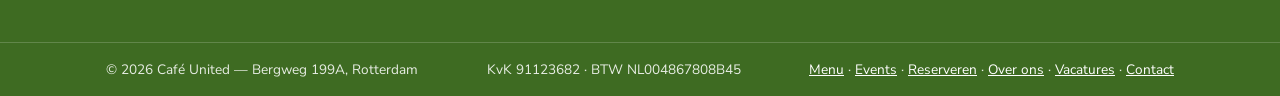
<file: vacatures.html>
<!DOCTYPE html>
<html lang="nl">
<head>
<meta charset="utf-8">
<meta name="viewport" content="width=device-width, initial-scale=1">
<title>Vacatures — Café United Rotterdam</title>
<meta name="description" content="Werken bij Café United in Rotterdam-Noord: bar, bediening, keuken en bezorging. Bekijk de openstaande vacatures.">
<link rel="icon" href="assets/img/logo.png" type="image/png">
<link rel="preconnect" href="https://fonts.googleapis.com">
<link rel="preconnect" href="https://fonts.gstatic.com" crossorigin>
<link href="https://fonts.googleapis.com/css2?family=Fredoka:wght@400;500;600;700&family=Nunito+Sans:wght@400;600;800&display=swap" rel="stylesheet">
<link rel="stylesheet" href="assets/css/styles.css">
<link rel="stylesheet" href="assets/css/kerst-reservering.css">
<!-- Marks that scripting is alive, before first paint. The scroll-reveal
     animation is applied only under .js, so if main.js never runs the content
     is simply visible instead of stuck at opacity:0. -->
<script>document.documentElement.classList.add('js');</script>
</head>
<body>
<a class="skip-link" href="#main">Naar hoofdinhoud</a>

  <header class="site-header site-header--solid">
    <div class="site-header__inner">
      <button class="burger" id="burgerBtn" aria-expanded="false" aria-controls="navPanel" aria-label="Menu openen">
        <span class="burger__box" aria-hidden="true"><span class="burger__bar"></span><span class="burger__bar"></span><span class="burger__bar"></span></span>
      </button>
      <a class="site-header__logo" href="index.html" aria-label="Café United — home"><img class="logo-img" src="assets/img/logo.png" alt="Café United" width="700" height="441"></a>
      <div class="header-cta">
        <a class="btn btn--ghost btn--sm" href="events.html">Agenda</a>
        <a class="btn btn--accent btn--sm" href="reserveren.html">Reserveer</a>
      </div>
    </div>
  </header>

  <div class="panel" id="navPanel" role="dialog" aria-modal="true" aria-label="Menu" hidden>
    <div class="panel__backdrop" data-close-panel></div>
    <div class="panel__body" tabindex="-1">
      <div class="panel__head">
        <img class="logo-img" src="assets/img/logo.png" alt="Café United" width="700" height="441">
        <button class="panel__close" data-close-panel>Sluiten &times;</button>
      </div>
      <nav class="panel__nav" aria-label="Hoofdmenu">
        <a href="index.html">Home</a>
        <a href="menu.html">Menu</a>
        <a href="events.html">Events</a>
        <a href="reserveren.html">Reserveren</a>
        <a href="over-ons.html">Over ons</a>
        <a href="vacatures.html" aria-current="page">Vacatures</a>
        <a href="contact.html">Contact</a>
      </nav>
      <div class="panel__foot">
        <span class="badge" data-open-badge></span>
        <a class="btn btn--primary" href="reserveren.html">Reserveer een tafel</a>
        <a class="btn btn--ghost btn--sm" href="tel:+31616050192">06 16 05 01 92</a>
      </div>
    </div>
  </div>

<main id="main">

  <section class="page-head">
    <div class="wrap">
      <p class="crumbs"><a href="index.html">Home</a> / Vacatures</p>
      <h1>Kom bij ons werken</h1>
      <p>We zoeken mensen die van gastvrijheid houden en van een volle zaak geen stress krijgen.
        Ervaring is fijn, karakter is belangrijker. Beantwoord een paar korte vragen, dan
        weten we precies wie je bent en wat je zoekt.</p>
    </div>
    <div class="palm-band palm-band--soft" aria-hidden="true"></div>
  </section>

  <section class="section section--wash">
    <div class="wrap">
      <form class="apply" data-apply data-contact-form data-message-title="Sollicitatie" novalidate>
        <div class="apply__head" hidden>
          <button class="apply__prev" type="button" data-apply-prev hidden>
            <span aria-hidden="true">&larr;</span> Vorige
          </button>
          <span class="apply__eta" data-apply-eta></span>
        </div>
        <div class="apply__bar" role="presentation" hidden><span data-apply-bar></span></div>
        <p class="apply__count" data-apply-count aria-live="polite" hidden></p>

        <fieldset class="apply__step" data-apply-step data-apply-name="rol">
          <legend class="apply__legend">
            <span class="apply__lead">Hoi <span aria-hidden="true">&#128075;</span></span>
            <span class="apply__q">Wat wil je bij ons doen?</span>
          </legend>
          <div class="chips">
            <input class="chip__input" type="radio" id="rol-0" name="rol" value="Koken" data-label="Wat je wilt doen">
            <label class="chip" for="rol-0">Koken</label>
            <input class="chip__input" type="radio" id="rol-1" name="rol" value="Gasten bedienen" data-label="Wat je wilt doen">
            <label class="chip" for="rol-1">Gasten bedienen</label>
            <input class="chip__input" type="radio" id="rol-2" name="rol" value="Achter de bar" data-label="Wat je wilt doen">
            <label class="chip" for="rol-2">Achter de bar</label>
            <input class="chip__input" type="radio" id="rol-3" name="rol" value="Een team aansturen" data-label="Wat je wilt doen">
            <label class="chip" for="rol-3">Een team aansturen</label>
            <input class="chip__input" type="radio" id="rol-4" name="rol" value="Meehelpen met schoonmaak" data-label="Wat je wilt doen">
            <label class="chip" for="rol-4">Meehelpen met schoonmaak</label>
            <input class="chip__input" type="radio" id="rol-5" name="rol" value="Bezorgen" data-label="Wat je wilt doen">
            <label class="chip" for="rol-5">Bezorgen</label>
            <input class="chip__input" type="radio" id="rol-6" name="rol" value="Open sollicitatie" data-label="Wat je wilt doen">
            <label class="chip" for="rol-6">Open sollicitatie</label>
          </div>
          <p class="apply__err" data-apply-err role="alert"></p>
        </fieldset>

        <fieldset class="apply__step" data-apply-step data-apply-name="ervaring">
          <legend class="apply__legend">
            
            <span class="apply__q">Hoeveel ervaring heb je hierin?</span>
          </legend>
          <div class="chips">
            <input class="chip__input" type="radio" id="ervaring-0" name="ervaring" value="Starter (geen ervaring)" data-label="Ervaring">
            <label class="chip" for="ervaring-0">Starter (geen ervaring)</label>
            <input class="chip__input" type="radio" id="ervaring-1" name="ervaring" value="Beginner (0 &ndash; 1 jaar)" data-label="Ervaring">
            <label class="chip" for="ervaring-1">Beginner (0&nbsp;&ndash;&nbsp;1 jaar)</label>
            <input class="chip__input" type="radio" id="ervaring-2" name="ervaring" value="Ervaren (1 &ndash; 3 jaar)" data-label="Ervaring">
            <label class="chip" for="ervaring-2">Ervaren (1&nbsp;&ndash;&nbsp;3 jaar)</label>
            <input class="chip__input" type="radio" id="ervaring-3" name="ervaring" value="Expert (3+ jaar)" data-label="Ervaring">
            <label class="chip" for="ervaring-3">Expert (3+ jaar)</label>
          </div>
          <p class="apply__err" data-apply-err role="alert"></p>
        </fieldset>

        <fieldset class="apply__step" data-apply-step data-apply-name="hygiene">
          <legend class="apply__legend">
            
            <span class="apply__q">Heb je een certificaat Sociale Hygi&euml;ne?</span>
          </legend>
          <div class="chips">
            <input class="chip__input" type="radio" id="hygiene-0" name="hygiene" value="Ja" data-label="Sociale Hygi&euml;ne">
            <label class="chip" for="hygiene-0">Ja</label>
            <input class="chip__input" type="radio" id="hygiene-1" name="hygiene" value="Nee" data-label="Sociale Hygi&euml;ne">
            <label class="chip" for="hygiene-1">Nee</label>
            <input class="chip__input" type="radio" id="hygiene-2" name="hygiene" value="In aanvraag" data-label="Sociale Hygi&euml;ne">
            <label class="chip" for="hygiene-2">In aanvraag</label>
          </div>
          <p class="apply__note">Niet verplicht om te solliciteren. We vragen het alleen even.</p>
          <p class="apply__err" data-apply-err role="alert"></p>
        </fieldset>

        <fieldset class="apply__step" data-apply-step data-apply-name="beschikbaarheid">
          <legend class="apply__legend">
            
            <span class="apply__q">Hoeveel uur per week ben je beschikbaar?</span>
          </legend>
          <div class="chips">
            <input class="chip__input" type="radio" id="beschikbaarheid-0" name="beschikbaarheid" value="0 &ndash; 16 uur" data-label="Beschikbaarheid">
            <label class="chip" for="beschikbaarheid-0">0&nbsp;&ndash;&nbsp;16 uur</label>
            <input class="chip__input" type="radio" id="beschikbaarheid-1" name="beschikbaarheid" value="16 &ndash; 32 uur" data-label="Beschikbaarheid">
            <label class="chip" for="beschikbaarheid-1">16&nbsp;&ndash;&nbsp;32 uur</label>
            <input class="chip__input" type="radio" id="beschikbaarheid-2" name="beschikbaarheid" value="32+ uur" data-label="Beschikbaarheid">
            <label class="chip" for="beschikbaarheid-2">32+ uur</label>
          </div>
          <p class="apply__err" data-apply-err role="alert"></p>
        </fieldset>

        <fieldset class="apply__step" data-apply-step data-apply-name="startmoment">
          <legend class="apply__legend">
            
            <span class="apply__q">Wanneer kun je beginnen?</span>
          </legend>
          <div class="chips">
            <input class="chip__input" type="radio" id="startmoment-0" name="startmoment" value="Per direct" data-label="Startmoment">
            <label class="chip" for="startmoment-0">Per direct</label>
            <input class="chip__input" type="radio" id="startmoment-1" name="startmoment" value="Vanaf een datum" data-label="Startmoment">
            <label class="chip" for="startmoment-1">Vanaf een datum</label>
          </div>
          <div class="apply__reveal" data-apply-reveal>
            <div class="field">
              <label for="startdatum">Vanaf welke datum?</label>
              <input id="startdatum" name="startdatum" type="date" data-label="Startdatum">
            </div>
          </div>
          <p class="apply__err" data-apply-err role="alert"></p>
        </fieldset>

        <fieldset class="apply__step" data-apply-step data-apply-name="naam">
          <legend class="apply__legend">
            <span class="apply__lead">We leren je graag kennen.</span>
            <span class="apply__q">Hoe heet je?</span>
          </legend>
          <div class="apply__fields">
            <div class="field">
              <label for="voornaam">Voornaam <span class="req">*</span></label>
              <input id="voornaam" name="voornaam" type="text" autocomplete="given-name">
            </div>
            <div class="field">
              <label for="achternaam">Achternaam <span class="req">*</span></label>
              <input id="achternaam" name="achternaam" type="text" autocomplete="family-name">
            </div>
          </div>
          <p class="apply__err" data-apply-err role="alert"></p>
        </fieldset>

        <fieldset class="apply__step" data-apply-step data-apply-name="leeftijd">
          <legend class="apply__legend">
            <span class="apply__lead" data-apply-greet>Leuk je te ontmoeten, {voornaam}.</span>
            <span class="apply__q">Hoe oud ben je?</span>
          </legend>
          <div class="apply__fields">
            <div class="field">
              <label for="leeftijd">Leeftijd <span class="req">*</span></label>
              <input id="leeftijd" name="leeftijd" type="number" autocomplete="off" min="15" max="99" inputmode="numeric">
            </div>
          </div>
          <p class="apply__err" data-apply-err role="alert"></p>
        </fieldset>

        <fieldset class="apply__step" data-apply-step data-apply-name="contact">
          <legend class="apply__legend">
            
            <span class="apply__q">Hoe kunnen we je bereiken?</span>
          </legend>
          <div class="apply__fields">
            <div class="field">
              <label for="telefoon">Telefoon <span class="req">*</span></label>
              <input id="telefoon" name="telefoon" type="tel" autocomplete="tel">
            </div>
            <div class="field">
              <label for="email">E-mail <span class="req">*</span></label>
              <input id="email" name="email" type="email" autocomplete="email">
            </div>
          </div>
          <p class="apply__err" data-apply-err role="alert"></p>
        </fieldset>

        <fieldset class="apply__step" data-apply-step data-apply-name="afronden">
          <legend class="apply__legend">
            <span class="apply__lead">Bijna klaar.</span>
            <span class="apply__q">Klopt dit zo?</span>
          </legend>
          <dl class="apply__summary" data-apply-summary></dl>
          <div class="apply__fields">
            <div class="field">
              <label for="motivatie">Wil je nog iets kwijt? <span class="apply__opt">(optioneel)</span></label>
              <textarea id="motivatie" name="motivatie" rows="3" data-label="Opmerking"
                placeholder="Bijvoorbeeld waarom je bij ons wilt werken, of wanneer je juist niet kunt."></textarea>
            </div>
          </div>
          <p class="apply__err" data-apply-err role="alert"></p>
        </fieldset>

        <div class="apply__foot">
          <button class="btn btn--primary" type="button" data-apply-next hidden>Volgende</button>
          <button class="btn btn--primary" type="submit" data-apply-submit>Verstuur sollicitatie</button>
        </div>
        <div class="form__status" role="status" aria-live="polite"></div>

        <p class="apply__note">Liever gewoon even bellen of langskomen? Dat mag ook. Bel
          <a href="tel:+31616050192">06 16 05 01 92</a> of loop binnen op Bergweg 199A.</p>
      </form>
    </div>
  </section>

</main>

  <footer class="site-footer">
    <div class="site-footer__wordmark" aria-hidden="true">ROTTERDAM</div>
    <div class="wrap site-footer__grid">
      <div>
        <img class="logo-img" src="assets/img/logo.png" alt="Café United" width="700" height="441">
        <p>Tropisch caf&eacute; &amp; bar in Rotterdam-Noord.<br>Van de middag tot diep in de nacht.</p>
        <span class="badge" data-open-badge></span>
        <p class="footer-social">
          <a href="https://www.instagram.com/cafeunitedrotterdam/" target="_blank" rel="noopener"><svg viewBox="0 0 24 24" aria-hidden="true"><rect x="3.2" y="3.2" width="17.6" height="17.6" rx="5"/><circle cx="12" cy="12" r="4.1"/><circle cx="17.1" cy="6.9" r="1.15" fill="currentColor" stroke="none"/></svg><span>@cafeunitedrotterdam</span></a>
        </p>
      </div>
      <div>
        <h4>Bezoek ons</h4>
        <address>
          Bergweg 199A<br>3037 EJ Rotterdam<br>
          <a href="tel:+31616050192">06 16 05 01 92</a><br>
          <a href="mailto:cafeunitedrotterdam@gmail.com">cafeunitedrotterdam@gmail.com</a><br>
          <a href="https://www.google.com/maps/search/?api=1&query=Bergweg+199A+3037+EJ+Rotterdam" target="_blank" rel="noopener">Route plannen</a>
        </address>
        <p class="footer-parking"><strong>Parkeren:</strong> voordeliger in de garage aan de
          Bloklandstraat 154, vijf minuten lopen. Eerste 30 min gratis, daarna &euro;&nbsp;0,50 per 18 min.
          <a href="contact.html#parkeren">Meer info</a></p>
      </div>
      <div>
        <h4>Openingstijden</h4>
        <dl class="footer-hours">
          <dt>Maandag</dt><dd>15:00 – 01:00</dd>
          <dt>Dinsdag</dt><dd>15:00 – 01:00</dd>
          <dt>Woensdag</dt><dd>15:00 – 01:00</dd>
          <dt>Donderdag</dt><dd>15:00 – 01:00</dd>
          <dt>Vrijdag</dt><dd>15:00 – 02:30</dd>
          <dt>Zaterdag</dt><dd>15:00 – 02:30</dd>
          <dt>Zondag</dt><dd>15:00 – 01:00</dd>
        </dl>
        <p class="footer-kitchen">Keuken <span data-kitchen-line>open tot 00:30, en op vrijdag en zaterdag tot 01:30</span>.</p>
      </div>
    </div>
    <div class="site-footer__bar">
      <div class="wrap">
        <p>&copy; <span data-year></span> Caf&eacute; United — Bergweg 199A, Rotterdam</p>
        <p class="site-footer__legal">KvK <span class="site-footer__num">91123682</span>
          &middot; BTW <span class="site-footer__num">NL004867808B45</span></p>
        <p><a href="menu.html">Menu</a> · <a href="events.html">Events</a> · <a href="reserveren.html">Reserveren</a> · <a href="over-ons.html">Over ons</a> · <a href="vacatures.html">Vacatures</a> · <a href="contact.html">Contact</a></p>
      </div>
    </div>
  </footer>

<script src="assets/js/main.js"></script>
<script src="assets/js/kerst-reservering.js"></script>
</body>
</html>
</file>
<file: assets/css/styles.css>
/* ============================================================
   CAFÉ UNITED — Bergweg 199A, Rotterdam
   Palette from the logo: orange CAFÉ, green UNITED, cream ground.
   Layout: full-bleed hero, parallax reel sections, ROTTERDAM footer.
   ============================================================ */

/* ---------- 1. Tokens ---------- */
:root {
  --cream:      #FFF8EC;
  --cream-2:    #FCEFD9;
  --sand:       #F5E5C8;
  --white:      #FFFFFF;

  --orange:      #F58634;   /* logo orange — fills only */
  --orange-soft: #FFD9B0;
  --orange-deep: #A85210;   /* text-safe (5.3:1 on cream) */

  --green:       #8CC63F;   /* logo green — fills only */
  --green-mid:   #6FAE2F;
  --green-deep:  #3E6B22;   /* text-safe (6.0:1 on cream) */
  --green-dark:  #2E5218;
  --green-soft:  #E7F2D6;
  --green-wash:  #EFF6E4;   /* one step lighter than green-soft, so white cards
                               and their green-soft headers still read on it */

  --yellow:     #FFC845;

  --ink:        #26301D;
  --ink-soft:   #5A6650;
  --line:       rgba(62, 107, 34, .18);   /* decorative hairlines */
  --line-field: #7E8B73;                  /* form borders — 3.6:1 on white */

  --ff-display: 'Fredoka', 'Baloo 2', 'Nunito Sans', system-ui, sans-serif;
  --ff-body:    'Nunito Sans', system-ui, -apple-system, 'Segoe UI', sans-serif;

  --wrap:        1180px;
  --wrap-narrow: 720px;
  --gutter:      clamp(20px, 5vw, 56px);
  --sec-y:       clamp(60px, 8vw, 110px);
  --header-h:    76px;

  --radius:   18px;
  --radius-s: 12px;
  --shadow:   0 14px 34px rgba(62, 107, 34, .10);
  --shadow-lg:0 24px 60px rgba(62, 107, 34, .16);
  --ease: cubic-bezier(.22, .61, .36, 1);
}

/* ---------- 2. Base ---------- */
*, *::before, *::after { box-sizing: border-box; }

html { scroll-behavior: smooth; scroll-padding-top: calc(var(--header-h) + 12px);
  -webkit-text-size-adjust: 100%; }

body {
  margin: 0; background: var(--cream); color: var(--ink);
  font-family: var(--ff-body); font-size: clamp(15.5px, .5vw + 14px, 17px);
  line-height: 1.7; overflow-x: hidden; -webkit-font-smoothing: antialiased;
}
body.is-locked { overflow: hidden; }

img, svg, video { max-width: 100%; display: block; }
h1, h2, h3, h4 { font-family: var(--ff-display); font-weight: 600; line-height: 1.12; margin: 0 0 .55em; }
p { margin: 0 0 1.1em; }
a { color: var(--green-deep); }

.skip-link { position: absolute; left: -9999px; top: 0; z-index: 200;
  background: var(--green-deep); color: #fff; padding: 12px 20px; font-weight: 700; }
.skip-link:focus { left: 12px; top: 12px; }

.wrap { width: 100%; max-width: var(--wrap); margin-inline: auto; padding-inline: var(--gutter); }
.wrap--narrow { max-width: var(--wrap-narrow); }

.section { position: relative; padding-block: var(--sec-y); }
.section--tint  { background: var(--cream-2); }
.section--green { background: var(--green-soft); }
.section--wash  { background: var(--green-wash); }

.center { text-align: center; }
.lede { font-size: 1.12em; color: var(--ink-soft); }
.muted { color: var(--ink-soft); }

/* ---------- 3. Brand ---------- */
.brand { display: inline-flex; align-items: baseline; gap: .28em; text-decoration: none;
  font-family: var(--ff-display); font-weight: 600; line-height: 1; white-space: nowrap; }
.brand__cafe   { color: var(--orange); }
.brand__united { color: var(--green-mid); }
.brand--header { font-size: 1.6rem; }

.logo-img { height: 46px; width: auto; }
.logo-img--hero { height: clamp(120px, 22vw, 210px); margin-inline: auto; }

.eyebrow { font-family: var(--ff-body); font-size: .76rem; font-weight: 800;
  letter-spacing: .22em; text-transform: uppercase; color: var(--orange-deep); margin-bottom: .9em; }
.title { font-size: clamp(1.9rem, 4.4vw, 3rem); color: var(--green-deep); }
.title--sm { font-size: clamp(1.4rem, 2.8vw, 1.9rem); }

/* the signature two-word lockup with a wide gap */
.title--split { text-transform: uppercase; letter-spacing: .1em; line-height: 1.05; }
.title--split span { display: block; }
.title--lower { text-transform: lowercase; }

/* ---------- 4. Buttons ---------- */
.btn {
  display: inline-flex; align-items: center; justify-content: center; gap: .5em;
  font-family: var(--ff-display); font-size: 1rem; font-weight: 600; line-height: 1;
  padding: 15px 28px; border-radius: 999px; border: 2px solid transparent;
  text-decoration: none; cursor: pointer; white-space: nowrap;
  transition: transform .2s var(--ease), background-color .25s var(--ease),
              color .25s var(--ease), border-color .25s var(--ease);
}
.btn:hover { transform: translateY(-2px); }
.btn:active { transform: translateY(0); }
.btn--primary { background: var(--green-deep); color: #fff; box-shadow: 0 8px 20px rgba(62,107,34,.28); }
.btn--primary:hover { background: var(--green-dark); }
/* ink on orange = 5.4:1; white would only be 2.5:1, so never white here */
.btn--accent { background: var(--orange); color: var(--ink); box-shadow: 0 8px 20px rgba(245,134,52,.32); }
.btn--accent:hover { background: #ff9748; }
.btn--ghost { border-color: var(--green-deep); color: var(--green-deep); background: transparent; }
.btn--ghost:hover { background: var(--green-deep); color: #fff; }
.btn--sm { padding: 10px 18px; font-size: .88rem; }
.btn-row { display: flex; gap: 14px; flex-wrap: wrap; }
.btn-row--center { justify-content: center; }

/* ---------- 5. Header ---------- */
.site-header {
  position: fixed; inset: 0 0 auto 0; z-index: 90;
  background-color: transparent;
  transition: background-color .35s var(--ease), box-shadow .35s var(--ease);
}
.site-header.is-stuck {
  background-color: rgba(255, 248, 236, .94);
  backdrop-filter: blur(12px);
  box-shadow: 0 2px 20px rgba(62, 107, 34, .12);
}
.site-header--solid { background-color: rgba(255,248,236,.94); backdrop-filter: blur(12px);
  box-shadow: 0 2px 20px rgba(62,107,34,.12); }

/* full-bleed on purpose: the burger sits hard left and the CTAs hard right,
   rather than tucked inside the 1180px content column */
.site-header__inner { width: 100%; padding: 0 clamp(16px, 2.6vw, 40px);
  height: var(--header-h); display: flex; align-items: center; gap: clamp(10px, 2.5vw, 22px); }
.site-header__logo { margin-right: auto; text-decoration: none; min-width: 0; display: flex; align-items: center; }
.site-header .burger, .site-header__inner > .btn { flex: none; }
.header-cta { display: flex; align-items: center; gap: 10px; }

.burger { background: none; border: 0; padding: 10px; margin-left: -10px;
  cursor: pointer; color: var(--green-deep); flex: none; }
.burger__box { display: block; width: 26px; }
.burger__bar { display: block; height: 2.5px; background: currentColor; border-radius: 2px;
  transition: transform .35s var(--ease), opacity .25s var(--ease); }
.burger__bar + .burger__bar { margin-top: 6px; }
.burger[aria-expanded="true"] .burger__bar:nth-child(1) { transform: translateY(8.5px) rotate(45deg); }
.burger[aria-expanded="true"] .burger__bar:nth-child(2) { opacity: 0; }
.burger[aria-expanded="true"] .burger__bar:nth-child(3) { transform: translateY(-8.5px) rotate(-45deg); }

/* ---------- 6. Palms ---------- */
.palm-band {
  position: absolute; left: 0; right: 0; bottom: 0; height: clamp(120px, 18vw, 230px);
  background-image: url("../img/palm-horizon.svg");
  background-repeat: repeat-x; background-position: center bottom; background-size: auto 100%;
  opacity: .38; pointer-events: none;
}
.palm-band--soft { opacity: .18; }

/* Stationary tiled wallpaper. data-parallax="1" pins it to the viewport centre
   so it holds still while the section scrolls over it (see main.js). Sized to
   the viewport and centred on the section so a pinned layer always covers the
   screen; the extra 34vh/34vw is the margin the -11deg rotation needs. */
.has-wallpaper { position: relative; overflow: hidden; isolation: isolate; }
.wallpaper {
  position: absolute; left: 50%; top: 50%;
  width:  calc(100vw + 34vh); height: calc(100vh + 34vw);
  margin-left: calc(-50vw - 17vh); margin-top: calc(-50vh - 17vw);
  z-index: 0;
  background-image: url("../img/palm-pattern.svg");
  background-repeat: repeat; background-size: 300px auto;
  opacity: .13;
  transform: translate3d(0, var(--py, 0px), 0) rotate(-11deg);
  transform-origin: center; pointer-events: none; will-change: transform;
}
.has-wallpaper > .wrap { position: relative; z-index: 1; }

.divider { height: 2px; margin-inline: var(--gutter);
  background-image: radial-gradient(circle, var(--line) 1.2px, transparent 1.3px);
  background-size: 12px 2px; background-repeat: repeat-x; background-position: center; }

/* ---------- 7. Hero ---------- */
.hero {
  position: relative; overflow: hidden; isolation: isolate;
  min-height: 100svh; display: grid; place-items: center; text-align: center;
  padding: calc(var(--header-h) + 40px) var(--gutter) clamp(150px, 20vw, 260px);
  background: radial-gradient(120% 82% at 50% 4%, #FFFDF7 0%, var(--cream) 48%, #FDF1DF 100%);
}
/* kept as a soft warm lift behind the logo, not a spotlight */
.hero__sun {
  position: absolute; left: 50%; top: 6%; transform: translateX(-50%);
  width: min(66vw, 620px); aspect-ratio: 1; border-radius: 50%; z-index: -3;
  background: radial-gradient(circle, rgba(255,200,69,.17) 0%, rgba(245,134,52,.06) 46%, transparent 72%);
  filter: blur(10px);
}
/* three depth layers, each parallaxing at its own rate */
.hero__layer {
  position: absolute; inset: -14% -12% -22% -12%; z-index: -2;
  background-image: url("../img/palm-pattern.svg"); background-repeat: repeat;
  transform: translate3d(0, var(--py, 0px), 0);
  will-change: transform; pointer-events: none;
}
.hero__layer--far  { background-size: 210px auto; opacity: .07; filter: blur(1px); }
.hero__layer--mid  { background-size: 320px auto; background-position: 90px 40px; opacity: .09; }
.hero__layer--near { background-size: 480px auto; background-position: -60px 110px; opacity: .11; }

.hero__content { max-width: 800px; position: relative; z-index: 2; }
.hero__tag { font-family: var(--ff-body); font-weight: 800; font-size: .8rem;
  letter-spacing: .28em; text-transform: uppercase; color: var(--orange-deep); margin-bottom: 1.4em; }
.hero__sub { font-family: var(--ff-display); font-size: clamp(1.05rem, 2.4vw, 1.5rem);
  color: var(--green-deep); margin: .6em 0 .5em; }
.hero__lead { color: var(--ink-soft); max-width: 52ch; margin-inline: auto; margin-bottom: 2em; }

.hero__scroll { position: absolute; bottom: 26px; left: 50%; transform: translateX(-50%);
  width: 24px; height: 46px; display: grid; place-items: start center; z-index: 2; }
.hero__scroll span { width: 2px; height: 100%; border-radius: 2px;
  background: linear-gradient(180deg, var(--green-deep), transparent);
  animation: scrollCue 2.1s var(--ease) infinite; transform-origin: top; }
@keyframes scrollCue {
  0% { transform: scaleY(0); opacity: 0; } 35% { opacity: 1; } 100% { transform: scaleY(1); opacity: 0; }
}

/* ---------- 8. Info strip ---------- */
.strip { background: var(--green-deep); color: #fff; }
.strip__inner { display: flex; flex-wrap: wrap; gap: 10px clamp(18px, 4vw, 48px);
  align-items: center; justify-content: center; padding-block: 16px; font-size: .95rem; text-align: center; }
.strip a { color: #fff; text-decoration: none; border-bottom: 1px solid rgba(255,255,255,.45); }
.strip a:hover { border-bottom-color: #fff; }
.strip__item { display: inline-flex; align-items: center; gap: .5em; }

.badge { display: inline-flex; align-items: center; gap: .5em; font-weight: 800;
  font-size: .82rem; letter-spacing: .04em; padding: 5px 13px; border-radius: 999px; }
.badge__dot { width: 9px; height: 9px; border-radius: 50%; background: currentColor; flex: none; }
.badge--open   { background: #DFF3C4; color: #2E5218; }
.badge--closed { background: #FFE0D2; color: #8E3410; }

/* ---------- 9. Feature rows (text + reel) ---------- */
.feature { display: grid; grid-template-columns: 1fr 1fr; gap: clamp(32px, 6vw, 76px); align-items: center; }
.feature__text { max-width: 54ch; }
.feature__media { display: grid; place-items: center; }
.feature--flip .feature__media { order: -1; }
.feature__kicker { font-family: var(--ff-display); font-size: 1.35rem; color: var(--orange-deep);
  line-height: 1.35; margin-bottom: 1.2em; }

/* 9:16 vertical reel */
.reel { position: relative; width: min(100%, 330px); aspect-ratio: 9 / 16;
  border-radius: 20px; overflow: hidden; box-shadow: var(--shadow-lg);
  background: var(--green-soft); }
.reel video, .reel img { width: 100%; height: 100%; object-fit: cover; }
.reel__badge { position: absolute; left: 12px; top: 12px; font-size: .64rem; letter-spacing: .22em;
  text-transform: uppercase; color: #fff; background: rgba(38,48,29,.5); backdrop-filter: blur(4px);
  padding: 5px 10px; border-radius: 999px; }
.reel__sound {
  position: absolute; right: 10px; bottom: 10px; width: 40px; height: 40px; border-radius: 50%;
  border: 0; cursor: pointer; display: grid; place-items: center; color: #fff;
  background: rgba(38,48,29,.5); backdrop-filter: blur(4px);
  transition: background-color .2s var(--ease);
}
.reel__sound:hover { background: rgba(38,48,29,.75); }
.reel__sound svg { width: 20px; height: 20px; }
/* empty slot, ready for a clip */
.reel--placeholder { display: grid; place-items: center; text-align: center; padding: 24px;
  border: 2px dashed var(--line-field); background: var(--green-soft); }
.reel--placeholder p { color: var(--ink-soft); font-size: .9rem; margin: 0; }

/* ---------- 10. Cards / events ---------- */
.grid { display: grid; gap: clamp(16px, 2.4vw, 26px); }
.grid--2 { grid-template-columns: repeat(2, 1fr); }
.grid--3 { grid-template-columns: repeat(3, 1fr); }

/* Reserveren: form + info cards + a portrait reel beside them. Three columns
   only once there is room; below that the reel drops under the cards. */
.res-grid { display: grid; gap: clamp(16px, 2.4vw, 26px); grid-template-columns: 1.45fr 1fr;
  align-items: start; }
.res-aside { display: grid; gap: 20px; align-items: start; }
.res-invite h3 { margin: 0 0 8px; }
.res-invite p { color: var(--ink-soft); font-size: .95rem; margin: 0 0 16px; }
@media (min-width: 1024px) {
  .res-grid { grid-template-columns: 1.35fr .95fr .8fr; }
}
@media (min-width: 621px) and (max-width: 1023px) {
  /* two columns: keep the reel under the info cards, not under the form */
  .res-invite { grid-column: 2; }
}
@media (max-width: 620px) {
  .res-grid { grid-template-columns: 1fr; }
}

.card { background: var(--white); border: 1px solid var(--line); border-radius: var(--radius);
  padding: clamp(20px, 2.6vw, 30px); box-shadow: var(--shadow);
  transition: transform .3s var(--ease), box-shadow .3s var(--ease);
  display: flex; flex-direction: column; }
.card--hover:hover { transform: translateY(-5px); box-shadow: var(--shadow-lg); }
.card h3 { color: var(--green-deep); }
.card__icon { width: 46px; height: 46px; border-radius: 14px; display: grid; place-items: center;
  background: var(--green-soft); color: var(--green-deep); margin-bottom: 16px; flex: none;
  font-family: var(--ff-display); font-weight: 600; }

.ecard { padding: 0; overflow: hidden; }
.ecard__top { padding: 18px 22px; background: var(--green-soft); border-bottom: 1px solid var(--line); }
.ecard__day { font-family: var(--ff-display); font-size: 1.02rem; font-weight: 600; color: var(--green-deep); }
.ecard__time { font-size: .86rem; color: var(--ink-soft); }
.ecard__body { padding: 20px 22px 24px; display: flex; flex-direction: column; flex: 1; }
.ecard__body h3 { font-size: 1.18rem; margin-bottom: .35em; }
.ecard__body p { font-size: .93rem; color: var(--ink-soft); flex: 1; }
/* A dated night with its own flyer: poster on the left, the details beside it,
   so the artwork gets room without the text having to wrap around it. */
.poster-feature { display: grid; grid-template-columns: minmax(0, 300px) minmax(0, 1fr);
  gap: clamp(24px, 4vw, 44px); align-items: center;
  max-width: 880px; margin: 0 auto clamp(28px, 4vw, 44px); }
.poster-feature__media { display: block; border-radius: var(--radius); overflow: hidden;
  box-shadow: var(--shadow-lg); transition: transform .3s var(--ease); }
.poster-feature__media:hover { transform: translateY(-4px); }
.poster-feature__media img { display: block; width: 100%; height: auto; }
.poster-feature__text h3 { color: var(--green-deep); margin-bottom: .4em; }
.poster-feature__when { color: var(--orange-deep); margin-bottom: 1em; }
.poster-feature__text p { color: var(--ink-soft); }
.poster-feature .btn-row { margin-top: 1.4em; }
@media (max-width: 720px) {
  /* poster above the text, and capped so it does not fill the whole screen */
  .poster-feature { grid-template-columns: 1fr; max-width: 420px; text-align: left; }
  .poster-feature__media { max-width: 280px; margin-inline: auto; }
}

/* A handful of nights at most, so the cards sit centred rather than
   stretched across a three-up grid. */
.ecard-solo { max-width: 460px; margin-inline: auto; }
.ecard-duo { display: grid; gap: clamp(16px, 2.4vw, 26px);
  grid-template-columns: repeat(2, 1fr); max-width: 860px; margin-inline: auto; }
@media (max-width: 720px) {
  .ecard-duo { grid-template-columns: 1fr; max-width: 420px; }
}
.ecard-solo .btn-row, .ecard-duo .btn-row { margin-top: 1.2em; }

/* Announced but not scheduled: lifted off the page so it outranks the weekly
   cards, and the top bar carries "date to follow" where a date would go. */
.ecard--featured { border-color: var(--green-mid); box-shadow: var(--shadow-lg); }
.ecard--featured .ecard__top { background: var(--green-deep); border-bottom-color: var(--green-deep); }
.ecard--featured .ecard__day { color: #fff; }
.ecard--featured .ecard__time { color: rgba(255,255,255,.85); font-weight: 600; }
.tag { display: inline-block; font-size: .72rem; font-weight: 800; letter-spacing: .1em;
  text-transform: uppercase; padding: 4px 10px; border-radius: 999px;
  background: var(--orange-soft);
  /* not --orange-deep: at 11.5px bold this counts as small text, and
     #A85210 on --orange-soft is only 4.05:1. #8F4409 takes it to 5.3:1. */
  color: #8F4409; margin-bottom: 12px; align-self: flex-start; }
/* Green rather than orange, so what is coming up reads differently from the
   weekly tags. #2E5218 on --green-soft is 8.1:1, well clear at this size. */
.tag--accent { background: var(--green-soft); color: var(--green-dark); }

/* ---------- 11. Opening hours ---------- */
.hours { width: 100%; border-collapse: collapse; font-size: .98rem; }
.hours th { text-align: left; font-family: var(--ff-display); font-weight: 500; color: var(--ink);
  padding: 11px 0; border-bottom: 1px dotted var(--line); font-size: 1rem; }
.hours td { text-align: right; padding: 11px 0; border-bottom: 1px dotted var(--line);
  color: var(--ink-soft); font-variant-numeric: tabular-nums; }
.hours tr:last-child th, .hours tr:last-child td { border-bottom: 0; }
.hours tr.is-today th, .hours tr.is-today td { color: var(--orange-deep); font-weight: 700; }
.hours .is-closed { color: #9A5B44; }

/* ---------- 12. Menu tabs ---------- */
.menu-tabs { display: flex; flex-wrap: wrap; gap: 10px; justify-content: center; margin-bottom: 2.6em; }
.menu-tabs button {
  font-family: var(--ff-display); font-size: .95rem; font-weight: 500; cursor: pointer;
  padding: 11px 22px; border-radius: 999px; background: var(--white);
  border: 1.5px solid var(--line); color: var(--green-deep);
  transition: background-color .2s var(--ease), color .2s var(--ease), border-color .2s var(--ease);
}
.menu-tabs button:hover { border-color: var(--green-mid); }
.menu-tabs button[aria-selected="true"] { background: var(--green-deep); color: #fff; border-color: var(--green-deep); }
.menu-tabs button span { display: block; font-family: var(--ff-body); font-size: .72rem;
  font-weight: 700; letter-spacing: .06em; opacity: .75; margin-top: 2px; }

.menu-panel[hidden] { display: none; }
.menu-panel__head { text-align: center; margin-bottom: 2em; }
.menu-panel__head h2 { color: var(--green-deep); font-size: clamp(1.6rem, 3.6vw, 2.4rem); margin-bottom: .2em; }
.menu-panel__head p { color: var(--ink-soft); margin: 0; }

.menu-list { list-style: none; margin: 0; padding: 0; display: grid;
  grid-template-columns: repeat(2, 1fr); gap: 4px clamp(28px, 5vw, 60px); }
.menu-item { display: flex; align-items: baseline; gap: 10px; padding: 12px 0;
  border-bottom: 1px dotted var(--line); }
.menu-item__name { font-family: var(--ff-display); font-weight: 500; font-size: 1.02rem; }
.menu-item__desc { display: block; font-family: var(--ff-body); font-weight: 400;
  font-size: .86rem; color: var(--ink-soft); line-height: 1.5; }
.menu-item__dots { flex: 1; height: 1px; border-bottom: 1px dotted var(--line); transform: translateY(-3px); }
.menu-item__price { font-family: var(--ff-display); font-weight: 600; color: var(--orange-deep);
  font-variant-numeric: tabular-nums; }


/* A panel with no price list: the kitchen changes daily, so it points at the
   socials instead of listing dishes. */
.menu-note { max-width: 58ch; margin-inline: auto; text-align: center;
  background: var(--white); border: 1px solid var(--line); border-radius: var(--radius);
  padding: clamp(22px, 3vw, 34px); box-shadow: var(--shadow); }
.menu-note p { color: var(--ink-soft); }
.menu-note p + p { margin-top: .6em; }
.menu-note .btn-row { margin-top: 1.4em; }

/* Points from the daily-changing kitchen down to the fixed card further along
   the page. The chevron nudges down on hover, so it reads as "keep going". */
.jump-link { display: inline-flex; align-items: center; gap: 7px; margin-top: 14px;
  font-family: var(--ff-display); font-weight: 500; font-size: .95rem;
  color: var(--green-deep); text-decoration: none;
  border-bottom: 1px solid rgba(62, 107, 34, .35); padding-bottom: 2px; }
.jump-link:hover { color: var(--orange-deep); border-bottom-color: var(--orange); }
.jump-link svg { width: 17px; height: 17px; transition: transform .25s var(--ease); }
.jump-link:hover svg { transform: translateY(3px); }

/* The printed menu card, shown as an image. Capped well below its own width so
   it reads as a card on the page rather than a scan filling the screen; the
   link opens the full-size file for anyone who wants to zoom in. */
.menucard { margin: clamp(28px, 4vw, 44px) auto 0; max-width: 620px; }
.menucard a { display: block; border-radius: var(--radius); overflow: hidden;
  box-shadow: var(--shadow-lg); transition: transform .3s var(--ease); }
.menucard a:hover { transform: translateY(-4px); }
.menucard img { display: block; width: 100%; height: auto; }
.menucard figcaption { margin-top: 14px; font-size: .88rem; }

/* Endless right-to-left band of dishes under the kitchen panel. The track holds
   four identical sets, so shifting it exactly one set's width (25%) and
   restarting lands on a pixel-identical frame and the jump is invisible.
   Four rather than two: after the shift the remainder still has to fill the
   full width, or the right-hand side runs empty before the loop restarts. */
.food-strip { margin-top: clamp(28px, 4vw, 44px); overflow: hidden;
  /* fade both ends so photos enter and leave instead of being cut off */
  -webkit-mask-image: linear-gradient(90deg, transparent, #000 8%, #000 92%, transparent);
          mask-image: linear-gradient(90deg, transparent, #000 8%, #000 92%, transparent); }
.food-strip__track { display: flex; width: max-content;
  animation: food-scroll 26s linear infinite; }
.food-strip:hover .food-strip__track { animation-play-state: paused; }
.food-strip__set { display: flex; gap: 14px; margin: 0 14px 0 0; padding: 0; list-style: none; }
.food-strip__set li { flex: none; }
.food-strip img { display: block; height: clamp(150px, 21vw, 220px); width: auto;
  border-radius: var(--radius-s); box-shadow: var(--shadow); }

@keyframes food-scroll {
  from { transform: translate3d(0, 0, 0); }
  to   { transform: translate3d(-25%, 0, 0); }   /* one set of four */
}

/* No motion: park the band and let it be scrolled by hand instead. */
@media (prefers-reduced-motion: reduce) {
  .food-strip { overflow-x: auto; }
  .food-strip__track { animation: none; }
  .food-strip__set[aria-hidden="true"] { display: none; }
}

/* Temporary kitchen hours (holiday). Rendered by main.js only inside its date
   window, so it is absent the rest of the year. */
.temp-hours { margin: 1.6em auto 0; max-width: 44ch; text-align: left;
  background: var(--white); border: 2px solid var(--orange);
  border-radius: var(--radius-s); padding: 18px 22px; box-shadow: var(--shadow); }
.temp-hours[hidden] { display: none; }
.temp-hours__head { margin: 0 0 14px; font-size: .93rem; color: var(--ink); }
.temp-hours__head strong { color: var(--orange-deep); }
.temp-hours__list { display: grid; grid-template-columns: auto auto; gap: 6px 18px;
  margin: 0; font-size: .93rem; }
.temp-hours__list dt { color: var(--ink-soft); }
.temp-hours__list dd { margin: 0; text-align: right; font-weight: 600;
  font-variant-numeric: tabular-nums; }

/* Kitchen closes half an hour before the bar does — called out, not buried. */
.kitchen-note { display: inline-block; max-width: 52ch; margin-inline: auto;
  background: var(--orange-soft); border: 1px dashed var(--orange);
  border-radius: var(--radius-s); padding: 14px 20px;
  color: var(--ink); font-size: .95rem; }
.kitchen-note strong { color: var(--orange-deep); }
/* ---------- 13. Forms ---------- */
.form { display: grid; gap: 18px; }
.form--2col { grid-template-columns: 1fr 1fr; }
.field { display: grid; gap: 6px; }
.field--full { grid-column: 1 / -1; }
.field > label { font-family: var(--ff-display); font-weight: 500; font-size: .95rem; color: var(--ink); }
.field .hint { font-size: .82rem; color: var(--ink-soft); }
.field .hint--warn { color: var(--orange-deep); font-weight: 600; }
.field input, .field select, .field textarea {
  font-family: var(--ff-body); font-size: 1rem; color: var(--ink);
  /* the card behind is also white, so this border is the only thing marking
     where a field is — it needs to be a real boundary, not a hairline */
  background: var(--white); border: 1.5px solid var(--line-field); border-radius: var(--radius-s);
  padding: 13px 15px; width: 100%; transition: border-color .2s var(--ease), box-shadow .2s var(--ease);
}
/* pointer focus only — a bare :focus here outranks :focus-visible and would
   strip the keyboard ring too */
.field input:focus:not(:focus-visible),
.field select:focus:not(:focus-visible),
.field textarea:focus:not(:focus-visible) {
  outline: none; border-color: var(--green-deep); box-shadow: 0 0 0 4px rgba(140,198,63,.22);
}
.field textarea { resize: vertical; min-height: 120px; }
.form__note { font-size: .88rem; color: var(--ink-soft); }
.form__status { padding: 14px 16px; border-radius: var(--radius-s); font-size: .94rem; display: none; }
.form__status.is-shown { display: block; }
.form__status--ok  { background: var(--green-soft); color: var(--green-dark); }
.form__status--err { background: #FFE0D2; color: #8E3410; }
.req { color: var(--orange-deep); }

/* ---------- 14. Footer ---------- */
.site-footer { position: relative; background: var(--green-deep); color: #fff; overflow: hidden;
  padding-top: clamp(56px, 7vw, 96px); }
.site-footer a { color: #fff; }

/* The giant ROTTERDAM sitting behind the details. Three things keep it from
   fighting the text: a thinner, fainter stroke, a slight downward shift so its
   busiest part sits under the whitespace rather than the logo, and a scrim
   layered between it and the content (see .site-footer::after). */
.site-footer__wordmark {
  position: absolute; left: 50%; top: clamp(44px, 7vw, 96px); transform: translateX(-50%);
  font-family: var(--ff-display); font-weight: 700;
  font-size: clamp(3.4rem, 15vw, 13rem); letter-spacing: .04em; line-height: 1;
  color: transparent; -webkit-text-stroke: 1.2px rgba(231, 242, 214, .30);
  white-space: nowrap; pointer-events: none; user-select: none; z-index: 0;
}
/* Firefox without -webkit-text-stroke would render a solid slab, so only go
   transparent where the stroke is actually supported */
@supports not (-webkit-text-stroke: 1px red) {
  .site-footer__wordmark { color: rgba(231,242,214,.14); -webkit-text-stroke: 0; }
}
/* Scrim between the wordmark and the content. It is the SAME green as the
   footer, so it leaves the background untouched and only mutes the letters —
   which is exactly the knob needed: the wordmark stays visible, but the
   address and hours no longer have to compete with it. */
.site-footer::after {
  content: ""; position: absolute; inset: 0; z-index: 1; pointer-events: none;
  background: rgba(62, 107, 34, .42);
}

.site-footer__grid { position: relative; z-index: 2;
  display: grid; grid-template-columns: 1.25fr 1fr 1fr; gap: clamp(26px, 4vw, 56px);
  padding-bottom: clamp(36px, 5vw, 60px); }
.site-footer h4 { font-size: .8rem; letter-spacing: .2em; text-transform: uppercase;
  color: var(--green-soft); margin-bottom: 1.1em; font-family: var(--ff-body); font-weight: 800; }
.site-footer p, .site-footer li { color: rgba(255,255,255,.88); font-size: .95rem; }
.site-footer ul { list-style: none; margin: 0; padding: 0; display: grid; gap: 8px; }
.site-footer ul a { text-decoration: none; opacity: .88; }
.site-footer ul a:hover { opacity: 1; text-decoration: underline; }
.site-footer address { font-style: normal; line-height: 1.9; }
.site-footer .logo-img { height: 62px; margin-bottom: 14px; }

.footer-hours { display: grid; grid-template-columns: auto auto; gap: 4px 14px; font-size: .92rem; }
.footer-hours dt { color: rgba(255,255,255,.88); }
.footer-hours dd { margin: 0; text-align: right; font-variant-numeric: tabular-nums; }
.footer-kitchen { margin: 12px 0 0; font-size: .85rem; color: rgba(255,255,255,.78); }
/* Parking comes up constantly, so it sits in every footer under the address. */
.footer-parking { margin: 14px 0 0; font-size: .85rem; color: rgba(255,255,255,.78);
  line-height: 1.65; }
.footer-parking strong { color: rgba(255,255,255,.95); }
.footer-parking a { color: #fff; }

.site-footer__bar { position: relative; z-index: 2; border-top: 1px solid rgba(255,255,255,.18);
  padding-block: 15px; }
.site-footer__bar .wrap { display: flex; flex-wrap: wrap; gap: 8px 20px;
  justify-content: space-between; align-items: center; }
.site-footer__bar p { margin: 0; font-size: .85rem; color: rgba(255,255,255,.88); }

.footer-social { margin: 14px 0 0; }
.footer-social a { display: inline-flex; align-items: center; gap: .55em; font-size: .92rem;
  text-decoration: none; }
.footer-social a:hover { text-decoration: underline; }
.footer-social svg { width: 20px; height: 20px; flex: none;
  fill: none; stroke: currentColor; stroke-width: 1.6; }

/* KvK/BTW: real numbers, so they read as plain text — the dotted "fill me in"
   rule that used to sit here is gone. */
.site-footer__num { font-variant-numeric: tabular-nums; white-space: nowrap; }

/* ---------- 15. Page header (subpages) ---------- */
.page-head { position: relative; overflow: hidden; isolation: isolate;
  padding: calc(var(--header-h) + clamp(40px, 6vw, 72px)) var(--gutter) clamp(48px, 7vw, 88px);
  text-align: center; background: linear-gradient(180deg, #FFFDF7 0%, var(--cream-2) 100%); }
.page-head h1 { font-size: clamp(2.1rem, 6vw, 3.6rem); color: var(--green-deep); margin-bottom: .25em; }
.page-head p { color: var(--ink-soft); max-width: 56ch; margin-inline: auto; }
.crumbs { font-size: .84rem; color: var(--ink-soft); margin-bottom: 1em; }
.crumbs a { color: var(--ink-soft); text-decoration: none; }
.crumbs a:hover { color: var(--orange-deep); text-decoration: underline; }

/* ---------- 16. Side drawer nav ---------- */
.panel { position: fixed; inset: 0; z-index: 120; }
.panel[hidden] { display: none; }
/* One veil across the whole viewport — the drawer is not a separate panel,
   it is just the column the menu sits in. .84 is the floor: opened while
   scrolled over the dark green footer, that is what keeps even the small
   ghost button at 4.67:1. The colour alone carries it, so no blur support
   is required; the blur is a bonus where it exists. */
.panel__backdrop {
  position: absolute; inset: 0;
  background: rgba(255, 248, 236, .84);
  -webkit-backdrop-filter: blur(20px) saturate(1.1);
  backdrop-filter: blur(20px) saturate(1.1);
  opacity: 0; transition: opacity .35s var(--ease);
}
.panel.is-open .panel__backdrop { opacity: 1; }

/* Transparent: the veil above is the background. Only the menu items on top
   are opaque. Keeping the transform means they still slide in from the left. */
.panel__body {
  position: absolute; inset: 0 auto 0 0;
  width: min(440px, 88vw);
  overflow-y: auto; overflow-x: hidden;
  display: flex; flex-direction: column;
  padding: clamp(26px, 4vh, 44px) clamp(30px, 5vw, 48px) 40px clamp(34px, 6vw, 68px);
  background: none;
  transform: translateX(-100%);
  transition: transform .42s var(--ease);
}
.panel.is-open .panel__body { transform: none; }
.panel__body:focus { outline: none; }
/* no palm texture here on purpose — the page's own palms already show through
   the veil, and a second layer on top of them just muddies it */

.panel__head { display: flex; align-items: center; justify-content: space-between;
  gap: 16px; margin-bottom: clamp(20px, 4vh, 36px); }
.panel__head .logo-img { height: 40px; }
.panel__close { background: none; border: 0; font-family: var(--ff-display); font-size: .95rem;
  color: var(--green-deep); cursor: pointer; padding: 8px; }

.panel__nav { display: flex; flex-direction: column; gap: 2px; }
.panel__nav a { font-family: var(--ff-display); font-size: clamp(1.5rem, 5vw, 2rem);
  font-weight: 500; text-decoration: none; color: var(--green-deep); padding: 7px 0;
  width: fit-content; transition: color .2s var(--ease), transform .2s var(--ease); }
.panel__nav a:hover { color: var(--orange-deep); transform: translateX(8px); }
.panel__nav a[aria-current="page"] { color: var(--orange-deep); }
.panel__foot { margin-top: auto; padding-top: 2em; display: grid; gap: 12px; justify-items: start; }
.panel__foot .btn { width: 100%; }

/* ---------- 17. Reveal ----------
   Opt-in, gated on the .js class set in <head>: content is visible by default,
   so a failure to load main.js costs the animation, not the page. */
.js .reveal { opacity: 0; transform: translateY(22px);
  transition: opacity .7s var(--ease), transform .7s var(--ease); }
.js .reveal.is-in { opacity: 1; transform: none; }

/* ---------- 18. Responsive ---------- */

/* ---------- contact page: one narrow left-aligned column ----------
   Mirrors the reference layout — details stacked straight above the form
   rather than split into two cards side by side. */
.contact-col { max-width: 600px; margin: 0 auto; }
.contact-title { font-family: var(--ff-display); font-weight: 600;
  font-size: clamp(2.4rem, 7vw, 3.75rem); line-height: 1.05; color: var(--green-deep);
  text-transform: uppercase; letter-spacing: .01em; margin: 0 0 .5em; }
.contact-brand { font-family: var(--ff-display); font-weight: 600; text-transform: uppercase;
  letter-spacing: .12em; font-size: .95rem; color: var(--ink); margin: 0 0 1.1em; }

.contact-list { list-style: none; margin: 0 0 2.2em; padding: 0; display: grid; gap: 15px; }
.contact-list li { display: grid; grid-template-columns: 24px 1fr; gap: 15px; align-items: start; }
.contact-list svg { width: 22px; height: 22px; fill: none; stroke: var(--green-deep);
  stroke-width: 1.7; stroke-linecap: round; stroke-linejoin: round; margin-top: 3px; }
.contact-list a { color: var(--ink); text-decoration: none; border-bottom: 1px solid transparent; }
.contact-list a:hover { color: var(--green-deep); border-bottom-color: currentColor; }

.contact-block { margin: 0 0 2.2em; }
.contact-sub { font-family: var(--ff-display); font-weight: 600; text-transform: uppercase;
  letter-spacing: .12em; font-size: .95rem; color: var(--ink); margin: 0 0 .8em; }
.contact-note { color: var(--ink-soft); margin: 0 0 2em; }

/* fieldset needs its UA border/padding stripped, and display:block because a
   grid fieldset renders its legend unpredictably across browsers */
.field--set { display: block; border: 0; padding: 0; margin: 0; min-width: 0; }
.field--set > legend { font-family: var(--ff-display); font-weight: 500; font-size: .95rem;
  color: var(--ink); padding: 0; margin-bottom: 10px; }
.radio-row { display: flex; flex-wrap: wrap; gap: 10px 26px; }
.radio { display: inline-flex; align-items: center; gap: 9px; cursor: pointer; color: var(--ink-soft); }
.radio input { width: 18px; height: 18px; accent-color: var(--green-deep); margin: 0; cursor: pointer; }

.btn--block { width: 100%; justify-content: center; }

/* ---------- application flow (vacatures) ----------
   One question per screen, after the reference site's hiring widget. Steps are
   plain fieldsets: with JS off every one is visible and the form still submits
   top-to-bottom, so the .js hook below is what turns it into a wizard. */
/* .btn is display:inline-flex and .apply__head display:flex — author rules beat
   the UA [hidden] rule, so without this the hidden buttons and chrome stay visible */
.apply [hidden] { display: none !important; }

.apply { max-width: 680px; margin-inline: auto; background: var(--white);
  border: 1px solid var(--line); border-radius: var(--radius); box-shadow: var(--shadow-lg);
  padding: clamp(22px, 4vw, 38px); }

.apply__head { display: flex; align-items: center; gap: 16px; min-height: 28px; margin-bottom: 12px; }
.apply__prev { background: none; border: 0; padding: 4px 2px; cursor: pointer;
  font-family: var(--ff-body); font-size: .92rem; color: var(--ink-soft); }
.apply__prev:hover { color: var(--green-deep); }
.apply__eta { margin-left: auto; font-size: .86rem; color: var(--ink-soft); }

.apply__bar { height: 6px; border-radius: 999px; background: var(--green-soft); overflow: hidden; }
.apply__bar > span { display: block; height: 100%; width: 0; border-radius: 999px;
  background: linear-gradient(90deg, var(--green-mid), var(--green)); transition: width .4s var(--ease); }
.apply__count { margin: 10px 0 0; font-size: .8rem; color: var(--ink-soft); }

/* fieldset reset — these are grouping semantics, not a visible box */
.apply__step { border: 0; padding: 0; margin: 24px 0 0; min-width: 0; }
.apply__legend { display: block; float: left; width: 100%; padding: 0; margin-bottom: 1.1em; }
.apply__legend + * { clear: both; }
.apply__lead { display: block; font-family: var(--ff-display); font-weight: 500;
  font-size: clamp(1.15rem, 3.2vw, 1.42rem); color: var(--ink-soft); }
.apply__q { display: block; font-family: var(--ff-display); font-weight: 600; line-height: 1.25;
  font-size: clamp(1.35rem, 4vw, 1.8rem); color: var(--green-deep); }

.chips { display: flex; flex-wrap: wrap; gap: 10px; }
/* focusable but invisible: the label is the visible control, so the ring in
   :focus-visible below has to be drawn on the label instead */
.chip__input { position: absolute; width: 1px; height: 1px; opacity: 0; margin: 0; pointer-events: none; }
.chip { display: inline-flex; align-items: center; cursor: pointer; background: var(--white);
  font-family: var(--ff-display); font-weight: 500; font-size: .96rem; color: var(--ink);
  border: 1.5px solid var(--line-field); border-radius: 999px; padding: 11px 20px;
  transition: background .18s var(--ease), color .18s var(--ease),
              border-color .18s var(--ease), transform .18s var(--ease); }
.chip:hover { border-color: var(--green-deep); color: var(--green-deep); transform: translateY(-2px); }
.chip__input:checked + .chip { background: var(--green-deep); border-color: var(--green-deep); color: #fff; }
.chip__input:focus-visible + .chip { outline: 3px solid var(--orange-deep); outline-offset: 2px; }

.apply__fields { display: grid; gap: 16px; }
.apply__fields input, .apply__fields textarea { max-width: 420px; }
.apply__reveal { margin-top: 18px; }
.apply__opt { font-weight: 400; color: var(--ink-soft); }

.apply__err { margin: 14px 0 0; font-size: .9rem; color: #8E3410; display: none; }
.apply__err.is-shown { display: block; }

.apply__summary { display: grid; grid-template-columns: auto 1fr; gap: 8px 18px; font-size: .94rem;
  margin: 0 0 22px; padding: 16px 18px; background: var(--green-wash); border-radius: var(--radius-s); }
.apply__summary dt { font-family: var(--ff-display); font-weight: 500; color: var(--green-deep); }
.apply__summary dd { margin: 0; color: var(--ink-soft); }

.apply__foot { margin-top: 26px; }
.apply__note { margin: 20px 0 0; font-size: .88rem; color: var(--ink-soft); }
.apply .form__status { margin-top: 18px; }

/* the wizard proper — only once scripting is confirmed */
.js .apply__step { display: none; }
.js .apply__step.is-active { display: block; }
.js .apply__reveal { display: none; }
.js .apply__reveal.is-shown { display: block; }

@media (max-width: 900px) {
  :root { --header-h: 68px; }
  .grid--3 { grid-template-columns: repeat(2, 1fr); }
  .site-footer__grid { grid-template-columns: 1fr 1fr; }
  .menu-list { grid-template-columns: 1fr; }
  .form--2col { grid-template-columns: 1fr; }
  .feature { grid-template-columns: 1fr; }
  .feature__text { max-width: none; }
  /* stacked, every row reads text-then-media so the heading introduces its own
     media. Selected with .feature--flip to outrank the order:-1 base rule —
     media queries add no specificity. */
  .feature--flip .feature__text  { order: 0; }
  .feature--flip .feature__media { order: 1; }
}
@media (max-width: 620px) {
  .grid--2, .grid--3 { grid-template-columns: 1fr; }
  .site-footer__grid { grid-template-columns: 1fr; }
  .btn-row .btn { width: 100%; }
  .strip__inner { flex-direction: column; gap: 8px; }
  .header-cta .btn--ghost { display: none; }
}
@media (max-width: 400px) {
  .site-header__inner { gap: 8px; padding-inline: 14px; }
  .logo-img { height: 36px; }
  .header-cta .btn--sm { padding: 9px 13px; font-size: .8rem; }
  .burger { padding: 8px; margin-left: -8px; }
}

/* ---------- 19. Motion ---------- */
@media (prefers-reduced-motion: reduce) {
  html { scroll-behavior: auto; }
  *, *::before, *::after {
    animation-duration: .001ms !important; animation-iteration-count: 1 !important;
    transition-duration: .001ms !important;
  }
  .js .reveal { opacity: 1; transform: none; }
  /* zero the parallax offset but keep the -11deg tilt */
  .wallpaper, .hero__layer { --py: 0px !important; }
}

/* ---------- 20. Focus (must be last) ----------
   Placed last so it out-ranks the later .btn box-shadows and .field:focus
   rules. Two-tone on purpose: the site has very light grounds AND the dark
   green strip/footer, and no single colour clears 3:1 on both. */
:focus-visible {
  outline: 3px solid var(--ink);
  outline-offset: 3px;
  box-shadow: 0 0 0 3px var(--cream);
  border-radius: 4px;
}
.strip :focus-visible, .site-footer :focus-visible {
  outline-color: var(--cream);
  box-shadow: 0 0 0 3px var(--green-dark);
}
.field input:focus-visible, .field select:focus-visible, .field textarea:focus-visible {
  outline: 3px solid var(--green-deep);   /* on white; --orange would be 2.5:1 */
  outline-offset: 2px; border-color: var(--green-deep); box-shadow: none;
}

/* ---------- 21. Print ---------- */
@media print {
  .site-header, .panel, .palm-band, .wallpaper, .hero__layer, .hero__sun,
  .hero__scroll, .menu-tabs, .skip-link, .reel { display: none !important; }
  body { background: #fff; color: #000; }
  /* browsers drop background colours when printing, so anything relying on a
     dark fill prints white-on-white — and the footer holds the address */
  .strip, .strip *, .site-footer, .site-footer * {
    background: transparent !important; color: #000 !important;
  }
  .site-footer { overflow: visible; }
  .site-footer__wordmark { display: none !important; }
  .btn { display: none !important; }
  .btn[href^="tel:"] { display: inline !important; padding: 0 !important;
    border: 0 !important; color: #000 !important; }
  a[href^="http"]::after { content: " (" attr(href) ")"; font-size: .85em; }
  .card { box-shadow: none; border: 1px solid #999; break-inside: avoid; }
}
</file>
<file: assets/css/kerst-reservering.css>
/* ============================================================
   KERST — zwevende knop, hoekpopup en lichte kerstsfeer
   Staat los van styles.css zodat het hele onderdeel in één keer
   weg kan als het seizoen voorbij is: verwijder dit bestand,
   assets/js/kerst-reservering.js en de twee regels per pagina.
   Erft de tokens (--green-deep, --ff-display, …) uit styles.css.
   ============================================================ */

:root {
  --kerst-rood:      #A4161A;   /* wit hierop = 8.1:1 */
  --kerst-rood-diep: #7C1013;
  --kerst-rood-zacht:#FBE9E9;
  --kerst-goud:      #C9A227;
}

/* ---------- Lichte kerstsfeer ---------- */
/* Eén dun lint bovenaan. Meer dan dit wordt rommelig op een site die
   al druk is met palmen. */
.kerst-lint {
  position: fixed; inset: 0 0 auto 0; height: 4px; z-index: 95;
  background: repeating-linear-gradient(90deg,
    var(--kerst-rood) 0 22px, #fff 22px 30px,
    var(--green-deep) 30px 52px, var(--kerst-goud) 52px 60px);
  pointer-events: none;
}
/* De vaste header schuift het lint niet weg, dus hij krijgt wat lucht. */
.kerst-aan .site-header { top: 4px; }

/* ---------- Zwevende knop ---------- */
/* z-index 100: boven de pagina, onder het mobiele menu (120), zodat de
   knop achter de veil verdwijnt zodra dat menu opengaat. */
.kerst-fab {
  position: fixed; right: clamp(14px, 2.5vw, 26px); bottom: clamp(14px, 2.5vw, 26px);
  z-index: 100;
  display: inline-flex; align-items: center; gap: 10px;
  padding: 14px 22px; border: 0; border-radius: 999px;
  background: var(--kerst-rood); color: #fff; cursor: pointer;
  font-family: var(--ff-display); font-size: 1rem; font-weight: 600; line-height: 1;
  box-shadow: 0 10px 28px rgba(124, 16, 19, .34);
  transition: transform .2s var(--ease), background-color .25s var(--ease),
              box-shadow .25s var(--ease);
}
.kerst-fab:hover { background: var(--kerst-rood-diep); transform: translateY(-2px);
  box-shadow: 0 14px 34px rgba(124, 16, 19, .42); }
.kerst-fab:active { transform: translateY(0); }
.kerst-fab:focus-visible { outline: 3px solid var(--kerst-rood); outline-offset: 3px; }
.kerst-fab svg { width: 20px; height: 20px; flex: none; }
.kerst-fab[hidden] { display: none; }

@media (max-width: 480px) {
  .kerst-fab { padding: 13px 18px; font-size: .94rem; }
}
@media (prefers-reduced-motion: reduce) {
  .kerst-fab, .kerst-fab:hover { transition: none; transform: none; }
}

/* ---------- Hoekpopup ---------- */
/* Geen volledige zijkant: een venster in dezelfde hoek als de knop, dat
   eruit opengroeit. Vandaar transform-origin rechtsonder. */
.kerst-pop {
  position: fixed; z-index: 140;
  right: clamp(14px, 2.5vw, 26px);
  bottom: calc(clamp(14px, 2.5vw, 26px) + 62px);
  width: min(380px, calc(100vw - 28px));
  max-height: min(640px, calc(100vh - 120px));
  display: flex; flex-direction: column;
  background: var(--cream, #FFF8EC);
  border-radius: 18px; overflow: hidden;
  box-shadow: 0 24px 60px rgba(23, 28, 20, .32), 0 0 0 1px rgba(23, 28, 20, .06);
  transform-origin: 100% 100%;
  transform: scale(.88) translateY(12px);
  opacity: 0;
  transition: transform .26s cubic-bezier(.2, .9, .3, 1.1), opacity .2s ease;
}
.kerst-pop[hidden] { display: none; }
.kerst-pop.is-open { transform: scale(1) translateY(0); opacity: 1; }
@media (prefers-reduced-motion: reduce) {
  .kerst-pop { transition: none; transform: none; }
}

.kerst-kop {
  flex: none; background: var(--kerst-rood); color: #fff;
  padding: 15px 17px; display: flex; align-items: flex-start; gap: 12px;
}
.kerst-kop h2 { margin: 0; font-size: 1.08rem; color: #fff; line-height: 1.2; }
.kerst-kop p { margin: 3px 0 0; font-size: .8rem; color: rgba(255,255,255,.88); }
.kerst-kop__sluit {
  margin-left: auto; flex: none; width: 32px; height: 32px; display: grid; place-items: center;
  border: 0; border-radius: 50%; cursor: pointer;
  background: rgba(255,255,255,.16); color: #fff;
  transition: background-color .2s var(--ease);
}
.kerst-kop__sluit:hover { background: rgba(255,255,255,.3); }
.kerst-kop__sluit:focus-visible { outline: 2px solid #fff; outline-offset: 2px; }
.kerst-kop__sluit svg { width: 16px; height: 16px; }

/* Het enige dat scrollt; kop en voet blijven staan. */
.kerst-body {
  flex: 1 1 auto; overflow-y: auto; -webkit-overflow-scrolling: touch;
  padding: 16px; display: grid; gap: 18px; align-content: start;
}

.kerst-stap__titel {
  font-family: var(--ff-display); font-weight: 600; font-size: .96rem;
  color: var(--green-deep); margin: 0 0 9px;
  display: flex; align-items: center; gap: 8px; flex-wrap: wrap;
}

/* ---------- Velden ---------- */
.kerst-veld { display: grid; gap: 5px; }
.kerst-veld > label, .kerst-veld > .kerst-veld__label {
  font-size: .82rem; font-weight: 700; color: var(--ink);
}
.kerst-veld input, .kerst-veld select, .kerst-veld textarea {
  width: 100%; font: inherit; font-size: .92rem; color: var(--ink);
  background: #fff; border: 1px solid var(--line-field, #7E8B73);
  border-radius: 10px; padding: 10px 12px;
}
.kerst-veld textarea { min-height: 70px; resize: vertical; }
.kerst-veld input:focus, .kerst-veld select:focus, .kerst-veld textarea:focus {
  outline: 2px solid var(--kerst-rood); outline-offset: 1px; border-color: var(--kerst-rood);
}
.kerst-veld--fout input, .kerst-veld--fout select, .kerst-veld--fout textarea,
.kerst-veld--fout .kerst-tel { border-color: var(--kerst-rood); }
.kerst-fout { font-size: .78rem; color: var(--kerst-rood-diep); font-weight: 600; }
.kerst-fout:empty { display: none; }
.kerst-req { color: var(--kerst-rood); }
.kerst-hint { font-size: .76rem; color: var(--ink-soft); }

.kerst-rij2 { display: grid; grid-template-columns: 1fr 1fr; gap: 10px; }

.kerst-aantal { display: flex; align-items: stretch; gap: 6px; }
.kerst-aantal button {
  flex: none; width: 40px; border: 1px solid var(--line-field, #7E8B73);
  border-radius: 10px; background: #fff; cursor: pointer;
  font-size: 1.2rem; line-height: 1; color: var(--green-deep);
}
.kerst-aantal button:hover:not(:disabled) { background: var(--green-soft); }
.kerst-aantal button:disabled { opacity: .4; cursor: default; }
.kerst-aantal input { text-align: center; font-weight: 700; }

.kerst-tel { display: flex; gap: 6px; }
.kerst-tel select { flex: none; width: 38%; min-width: 100px; }

/* ---------- Tijdsloten ---------- */
.kerst-shifts { display: grid; gap: 8px; }
.kerst-shift {
  display: flex; align-items: center; gap: 10px; width: 100%; text-align: left;
  padding: 11px 13px; cursor: pointer; font: inherit;
  background: #fff; border: 2px solid var(--line); border-radius: 10px;
  transition: border-color .2s var(--ease), background-color .2s var(--ease);
}
.kerst-shift:hover { border-color: var(--kerst-rood); }
.kerst-shift[aria-pressed="true"] { border-color: var(--kerst-rood); background: var(--kerst-rood-zacht); }
.kerst-shift__tijd { font-family: var(--ff-display); font-weight: 600; color: var(--green-deep); }
.kerst-shift__naam { font-size: .78rem; color: var(--ink-soft); margin-left: auto; }

/* ---------- Infoknop en popover ---------- */
.kerst-info { position: relative; display: inline-flex; }
.kerst-info__knop {
  width: 19px; height: 19px; border-radius: 50%; border: 0; cursor: pointer;
  background: var(--green-deep); color: #fff;
  font-family: var(--ff-body); font-size: .7rem; font-weight: 800; line-height: 19px;
  padding: 0; text-align: center;
}
.kerst-info__knop:hover { background: var(--green-dark); }
.kerst-info__knop:focus-visible { outline: 2px solid var(--kerst-rood); outline-offset: 2px; }
.kerst-info__pop {
  position: absolute; top: calc(100% + 8px); right: 0; z-index: 3;
  width: min(260px, 72vw);
  background: #fff; border: 1px solid var(--line); border-radius: 10px;
  box-shadow: 0 14px 32px rgba(23, 28, 20, .18);
  padding: 12px 13px; font-size: .82rem; line-height: 1.55; color: var(--ink-soft);
  font-weight: 400; text-align: left;
}
.kerst-info__pop[hidden] { display: none; }
.kerst-info__talen { display: flex; gap: 5px; margin-bottom: 8px; }
.kerst-info__talen button {
  border: 1px solid var(--line); background: #fff; cursor: pointer;
  border-radius: 999px; padding: 3px 9px; font-size: .72rem; font-weight: 700;
  color: var(--ink-soft); font-family: var(--ff-body);
}
.kerst-info__talen button[aria-pressed="true"] {
  background: var(--green-deep); border-color: var(--green-deep); color: #fff;
}

/* ---------- Menukaart ---------- */
.kerst-menus { display: grid; gap: 9px; max-height: 300px; overflow-y: auto; padding-right: 2px; }
.kerst-menu {
  display: grid; grid-template-columns: 62px 1fr; gap: 11px; text-align: left;
  width: 100%; padding: 9px; background: #fff;
  border: 2px solid var(--kerst-rood); border-radius: 10px;
}
.kerst-menu img {
  width: 62px; height: 62px; object-fit: cover; border-radius: 8px; display: block;
  background: var(--sand, #F5E5C8);
}
.kerst-menu__dag { font-size: .72rem; font-weight: 700; color: var(--kerst-rood-diep);
  text-transform: uppercase; letter-spacing: .06em; }
.kerst-menu__naam { font-family: var(--ff-display); font-weight: 600; color: var(--green-deep);
  font-size: .94rem; margin-top: 1px; }
.kerst-menu__tekst { font-size: .8rem; color: var(--ink-soft); margin: 3px 0 0; line-height: 1.45; }
.kerst-menu__prijs { font-family: var(--ff-display); font-weight: 700; color: var(--kerst-rood-diep);
  margin-top: 4px; font-size: .88rem; }
.kerst-menu__link { display: inline-block; margin-top: 5px; font-size: .78rem; font-weight: 700;
  color: var(--green-deep); }
/* Een dag waarvan de kaart nog niet binnen is: geen afbeelding, dus ook geen
   beeldkolom, en een rustiger rand dan bij een echt menu. */
.kerst-menu--later {
  grid-template-columns: 1fr; border-style: dashed; border-color: #D9C9A7;
  background: #FFFDF7; padding: 11px 12px;
}
.kerst-menu--later .kerst-menu__naam { color: var(--ink-soft); }
.kerst-leeg { font-size: .85rem; color: var(--ink-soft); margin: 0; }

/* ---------- Samenvatting ---------- */
.kerst-sam { background: var(--green-soft); border-radius: 10px; padding: 13px 15px; }
.kerst-sam dl { display: grid; grid-template-columns: auto auto; gap: 6px 12px; margin: 0;
  font-size: .86rem; }
.kerst-sam dt { color: var(--ink-soft); }
.kerst-sam dd { margin: 0; text-align: right; font-weight: 600; font-variant-numeric: tabular-nums; }
.kerst-sam__totaal { border-top: 1px solid rgba(62,107,34,.25); margin-top: 10px; padding-top: 10px;
  display: flex; justify-content: space-between; align-items: baseline; }
.kerst-sam__totaal span { font-family: var(--ff-display); font-weight: 600; color: var(--green-deep); }
.kerst-sam__totaal strong { font-family: var(--ff-display); font-size: 1.12rem; color: var(--kerst-rood-diep);
  font-variant-numeric: tabular-nums; }

/* ---------- Voet en meldingen ---------- */

.kerst-voet { flex: none; padding: 13px 16px; background: #fff;
  border-top: 1px solid var(--line); display: grid; gap: 8px; }
.kerst-verstuur {
  width: 100%; padding: 14px 18px; border: 0; border-radius: 999px; cursor: pointer;
  background: var(--kerst-rood); color: #fff;
  font-family: var(--ff-display); font-size: .98rem; font-weight: 600; line-height: 1;
}
.kerst-verstuur:hover:not(:disabled) { background: var(--kerst-rood-diep); }
.kerst-verstuur:disabled { opacity: .62; cursor: progress; }
.kerst-voet__klein { margin: 0; font-size: .74rem; color: var(--ink-soft); text-align: center; }

.kerst-melding { border-radius: 10px; padding: 12px 14px; font-size: .86rem; }
.kerst-melding[hidden] { display: none; }
.kerst-melding--ok  { background: var(--green-soft); color: var(--green-dark); }
.kerst-melding--err { background: #FFE0D2; color: #8E3410; }
.kerst-melding p { margin: 0; }
.kerst-melding p + p { margin-top: 7px; }

.kerst-pot { position: absolute; left: -9999px; width: 1px; height: 1px; overflow: hidden; }

@media (max-width: 480px) {
  /* Nog steeds een popup in de hoek, maar bijna schermbreed zodat de
     velden en het toetsenbord werkbaar blijven. */
  .kerst-pop {
    left: 10px; right: 10px; width: auto;
    bottom: calc(clamp(14px, 2.5vw, 26px) + 60px);
    max-height: calc(100vh - 110px);
  }
  .kerst-body { padding: 14px; gap: 15px; }
  .kerst-menus { max-height: none; }
}

/* ---------- Kerstblok op de homepage ---------- */
.kerst-band { background: var(--kerst-rood); color: #fff; }
.kerst-band .eyebrow { color: #FFD9B0; }
.kerst-band h2 { color: #fff; }
.kerst-band p { color: rgba(255,255,255,.9); }
.kerst-band__grid {
  display: grid; grid-template-columns: minmax(0, 260px) minmax(0, 1fr);
  gap: clamp(22px, 4vw, 44px); align-items: center; max-width: 820px; margin-inline: auto;
  text-align: left;
}
.kerst-band__kaart { display: block; border-radius: 14px; overflow: hidden;
  box-shadow: 0 18px 44px rgba(0, 0, 0, .3); transition: transform .3s var(--ease); }
.kerst-band__kaart:hover { transform: translateY(-4px); }
.kerst-band__kaart img { display: block; width: 100%; height: auto; }
.kerst-band .btn--primary { background: #fff; color: var(--kerst-rood-diep); box-shadow: none; }
.kerst-band .btn--primary:hover { background: #FFF0F0; }
.kerst-band .btn--ghost { border-color: rgba(255,255,255,.75); color: #fff; }
.kerst-band .btn--ghost:hover { background: #fff; color: var(--kerst-rood-diep); }
@media (max-width: 720px) {
  .kerst-band__grid { grid-template-columns: 1fr; max-width: 420px; }
  .kerst-band__kaart { max-width: 260px; margin-inline: auto; }
}

/* ---------- Sneeuw ---------- */
/* z-index 89: over de pagina-inhoud, maar onder de header (90) en de
   zwevende knop (100), zodat niets klikbaars eronder verdwijnt.
   pointer-events: none — je moet er dwars doorheen kunnen klikken. */
.kerst-sneeuw {
  position: fixed; inset: 0; z-index: 89; overflow: hidden;
  pointer-events: none;
}
.kerst-vlok {
  position: absolute; top: -12px;
  border-radius: 50%;
  /* Niet zuiver wit: op de crèmekleurige achtergrond van deze site is dat
     onzichtbaar. Een koele tint met een zachte gloed leest op het licht
     én op het donkergroen van de footer. */
  background: #EAF2FB;
  box-shadow: 0 0 5px rgba(118, 152, 196, .55), 0 0 0 .5px rgba(118, 152, 196, .3);
  opacity: .9; filter: blur(.2px);
  animation-name: kerst-val; animation-timing-function: linear;
  animation-iteration-count: infinite;
}
@keyframes kerst-val {
  /* De zijwaartse drift zit in de translateX, zodat het niet als regen valt. */
  0%   { transform: translate3d(0, 0, 0); }
  100% { transform: translate3d(var(--drift, 20px), 102vh, 0); }
}
/* Geen sneeuw bij voorkeur voor minder beweging; de rest van de sfeer blijft. */
@media (prefers-reduced-motion: reduce) {
  .kerst-sneeuw { display: none; }
}

/* ---------- Badge in de hero ---------- */
.kerst-badge {
  display: inline-flex; align-items: center; gap: 9px;
  margin: 0 auto 1.1em; padding: 9px 18px;
  border: 0; border-radius: 999px; cursor: pointer;
  background: var(--kerst-rood); color: #fff;
  font-family: var(--ff-display); font-size: .88rem; font-weight: 600; line-height: 1;
  box-shadow: 0 8px 22px rgba(124, 16, 19, .3);
  transition: transform .2s var(--ease), background-color .25s var(--ease);
}
.kerst-badge:hover { background: var(--kerst-rood-diep); transform: translateY(-2px); }
.kerst-badge:focus-visible { outline: 3px solid var(--kerst-rood); outline-offset: 3px; }
.kerst-badge svg { width: 15px; height: 15px; flex: none; }
@media (prefers-reduced-motion: reduce) {
  .kerst-badge, .kerst-badge:hover { transition: none; transform: none; }
}

/* ---------- Sneeuwrand op de footer ---------- */
/* Eigen element in plaats van ::before of ::after: die gebruikt styles.css
   al voor het ROTTERDAM-watermerk en de scrim. */
.kerst-sneeuwrand {
  position: absolute; inset: -1px 0 auto 0; height: 26px; z-index: 3;
  pointer-events: none;
  background: var(--cream, #FFF8EC);
  -webkit-mask-image: url("data:image/svg+xml,%3Csvg xmlns='http://www.w3.org/2000/svg' viewBox='0 0 120 26' preserveAspectRatio='none'%3E%3Cpath d='M0 0h120v9c-6 0-9 5-15 5s-9-4-15-4-9 6-15 6-10-5-16-5-9 4-15 4-9-5-15-5-9 4-14 4-9-4-15-4z' fill='%23000'/%3E%3C/svg%3E");
          mask-image: url("data:image/svg+xml,%3Csvg xmlns='http://www.w3.org/2000/svg' viewBox='0 0 120 26' preserveAspectRatio='none'%3E%3Cpath d='M0 0h120v9c-6 0-9 5-15 5s-9-4-15-4-9 6-15 6-10-5-16-5-9 4-15 4-9-5-15-5-9 4-14 4-9-4-15-4z' fill='%23000'/%3E%3C/svg%3E");
  -webkit-mask-size: 240px 100%; mask-size: 240px 100%;
  -webkit-mask-repeat: repeat-x; mask-repeat: repeat-x;
}

.kerst-menu-uitleg { margin: -4px 0 10px; font-size: .8rem; color: var(--ink-soft);
  line-height: 1.5; }

/* ---------- Taalknop in de kop ---------- */
.kerst-taal { display: flex; gap: 3px; margin-left: auto; flex: none;
  background: rgba(255,255,255,.16); border-radius: 999px; padding: 3px; }
.kerst-taal button {
  border: 0; background: transparent; cursor: pointer; color: rgba(255,255,255,.82);
  font-family: var(--ff-body); font-size: .72rem; font-weight: 800; letter-spacing: .04em;
  padding: 4px 10px; border-radius: 999px; line-height: 1;
}
.kerst-taal button[aria-pressed="true"] { background: #fff; color: var(--kerst-rood-diep); }
.kerst-taal button:focus-visible { outline: 2px solid #fff; outline-offset: 1px; }
/* De sluitknop stond met margin-left:auto rechts; dat doet de taalknop nu. */
.kerst-kop__sluit { margin-left: 8px; }

.kerst-menu__beeld { display: block; }

.kerst-taalvak { margin-left: auto; flex: none; display: grid; justify-items: center; gap: 3px; }
.kerst-taalvak .kerst-taal { margin-left: 0; }
.kerst-taalvak__uitleg { font-size: .62rem; color: rgba(255,255,255,.8);
  letter-spacing: .02em; white-space: nowrap; }
</file>
